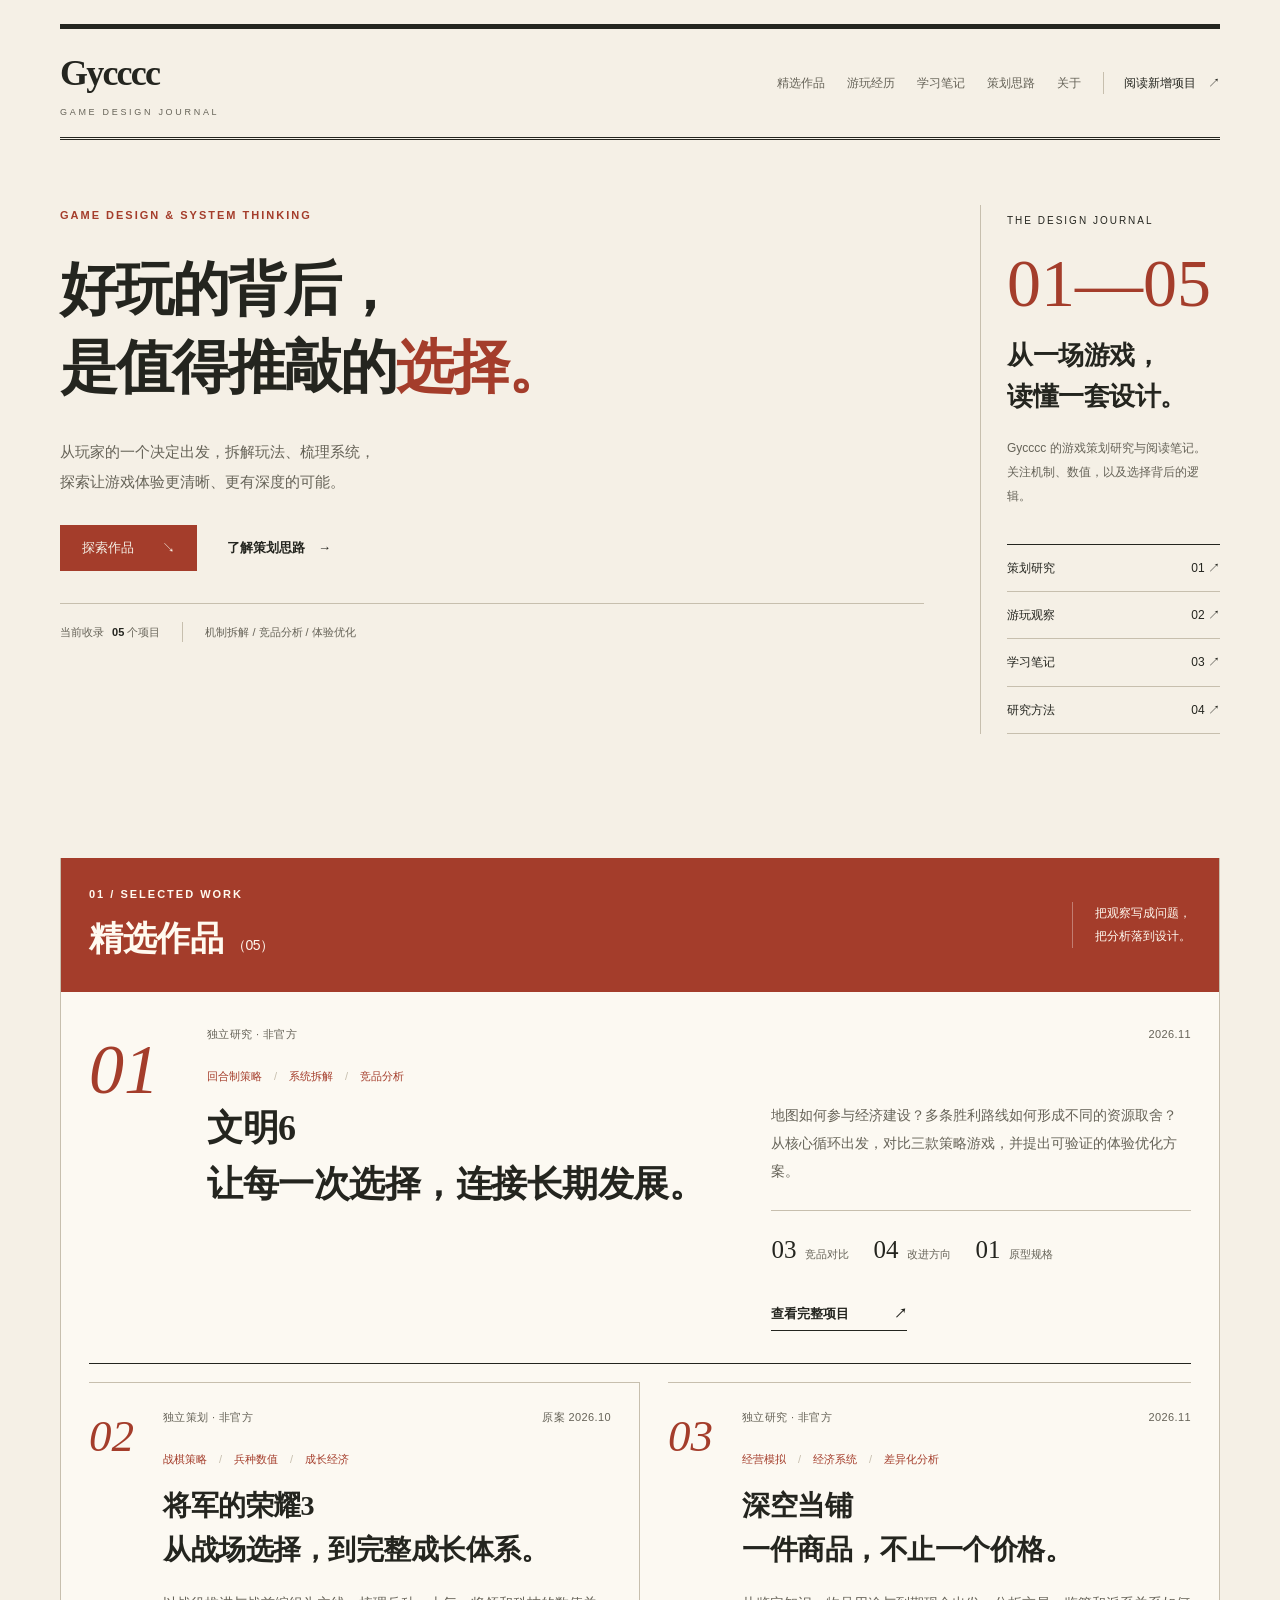
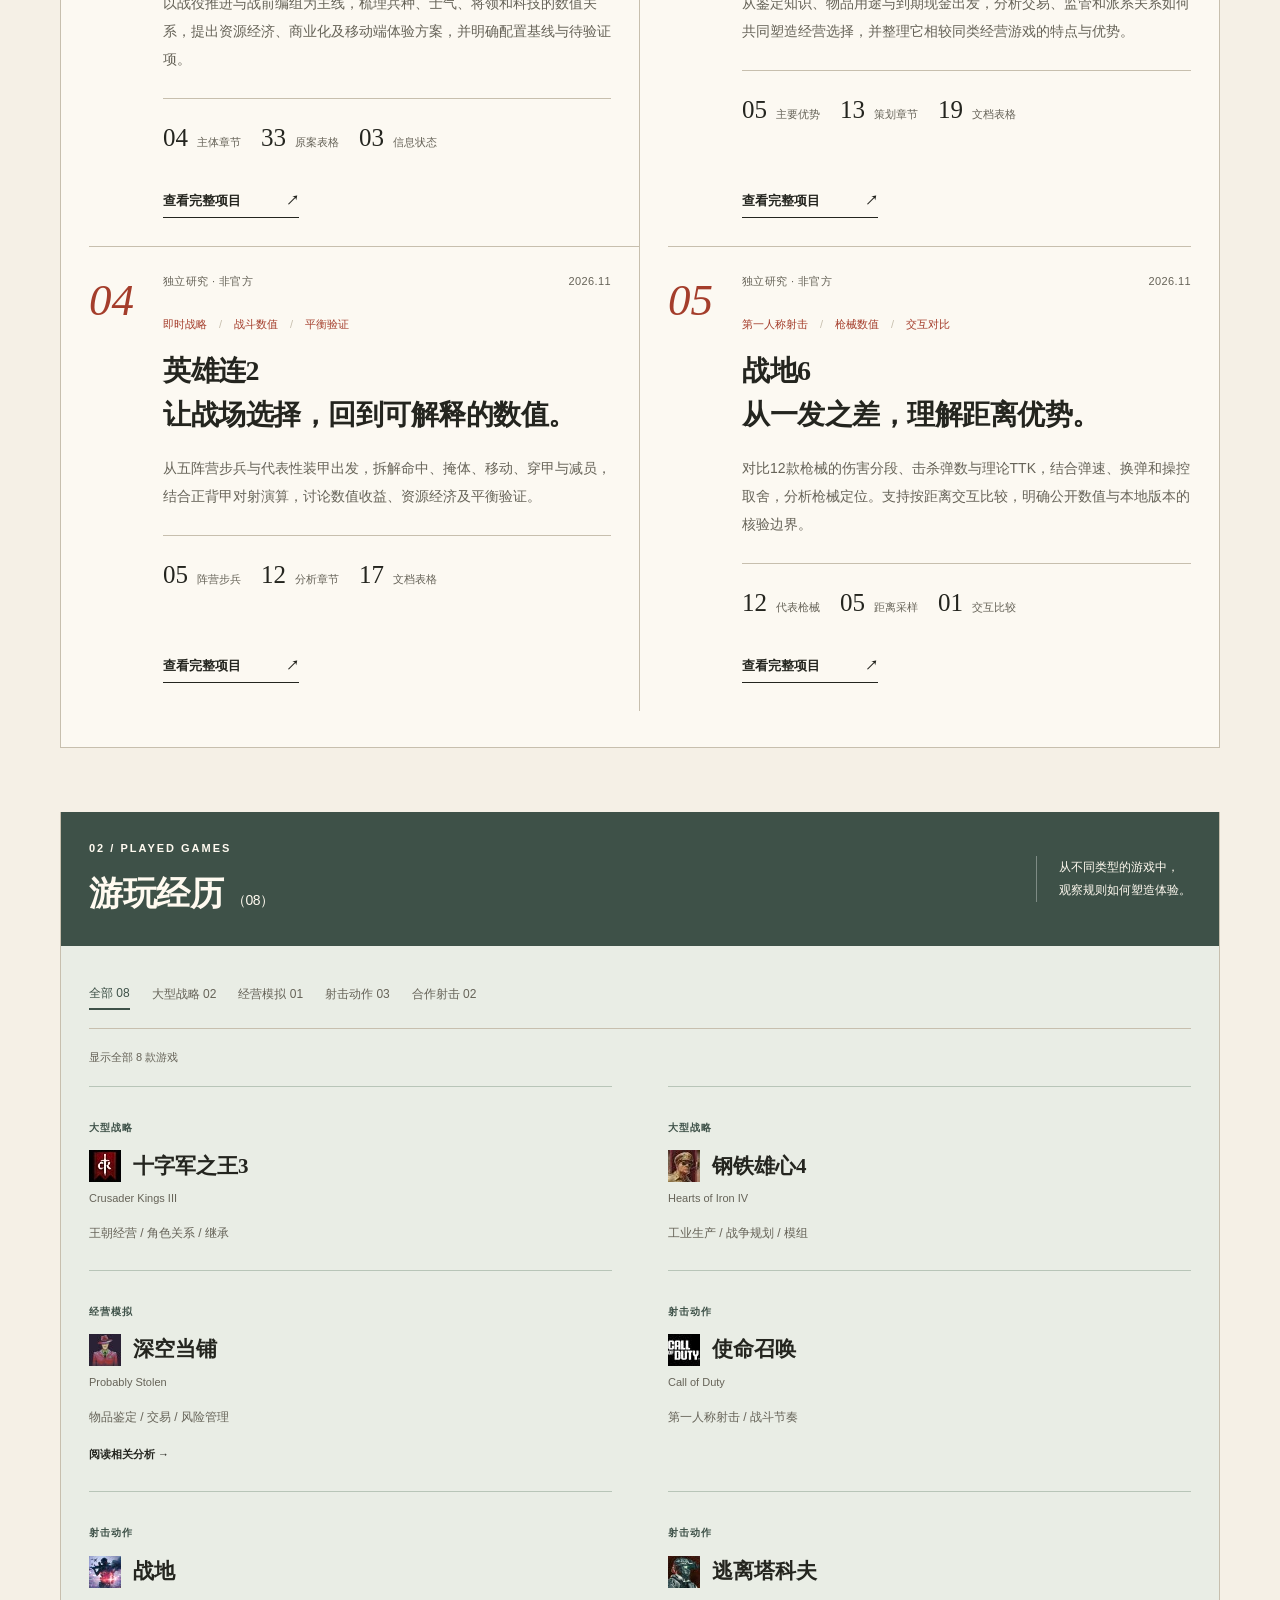
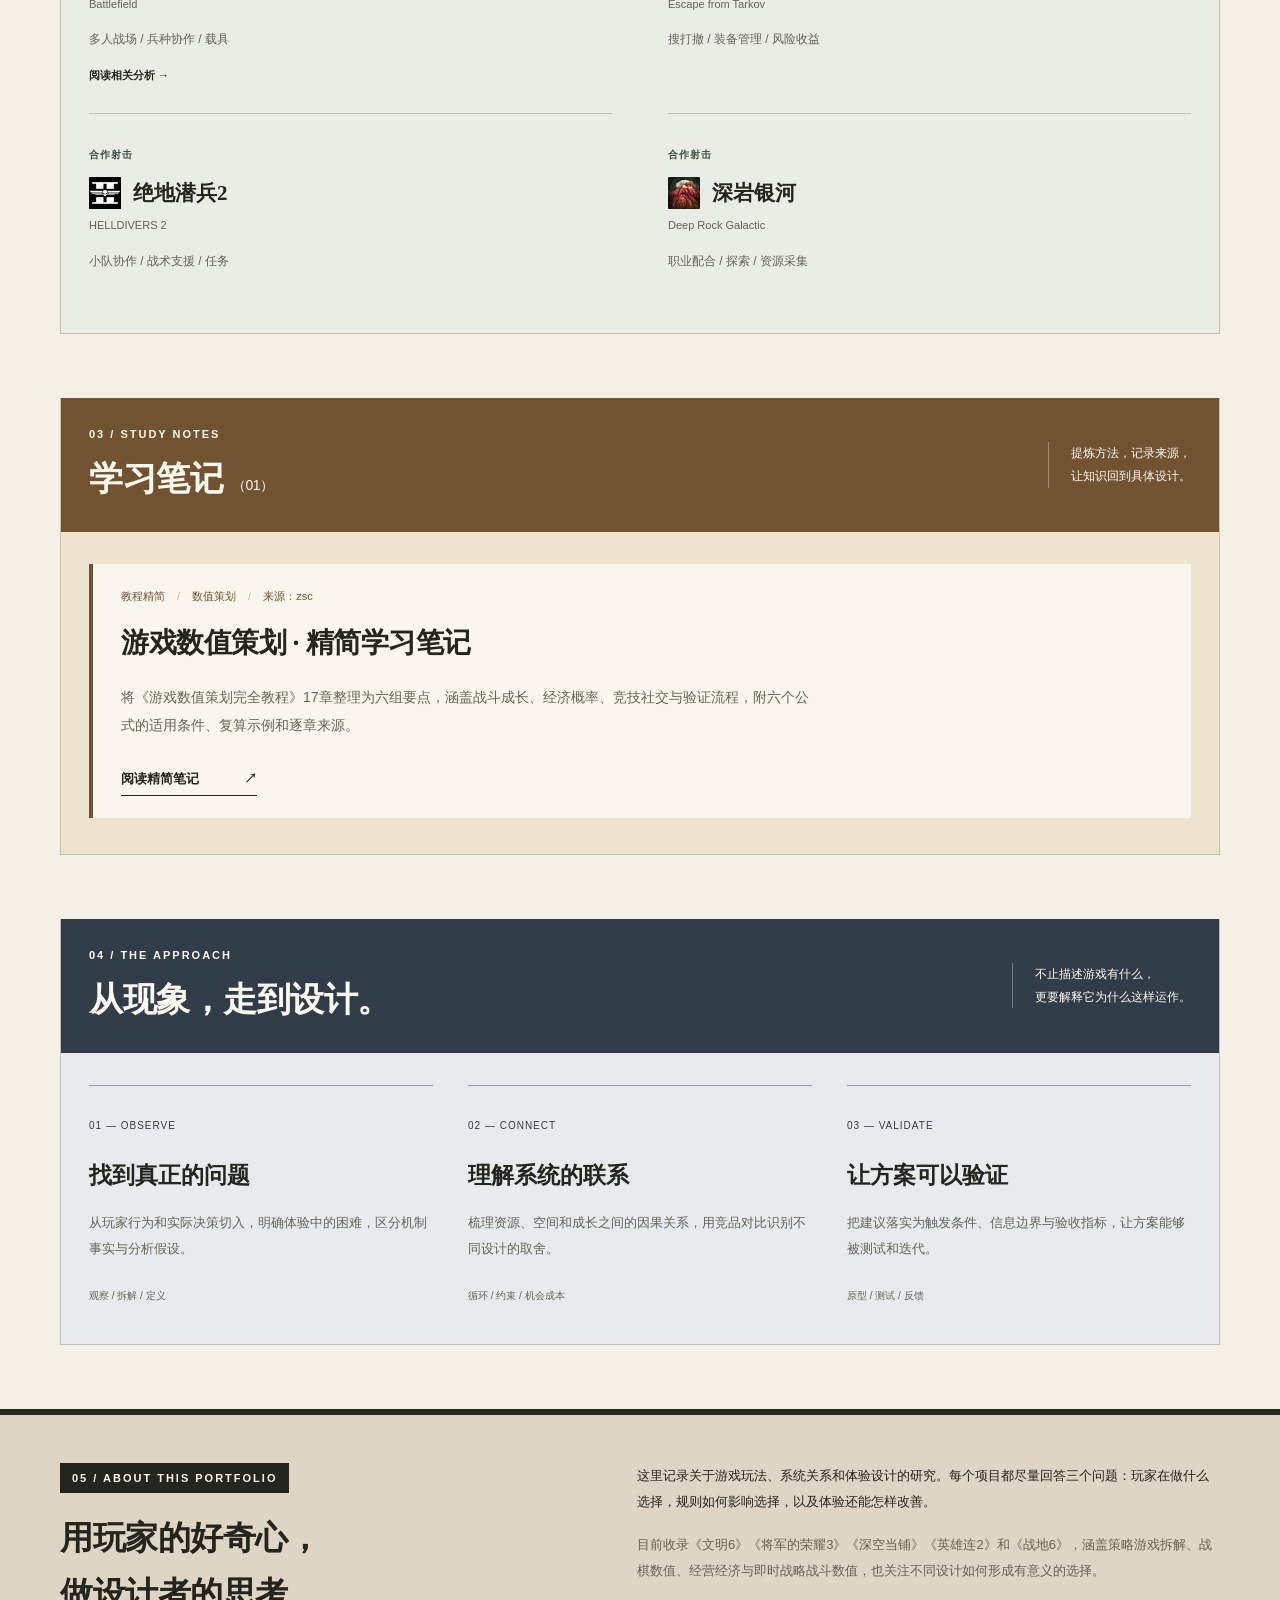
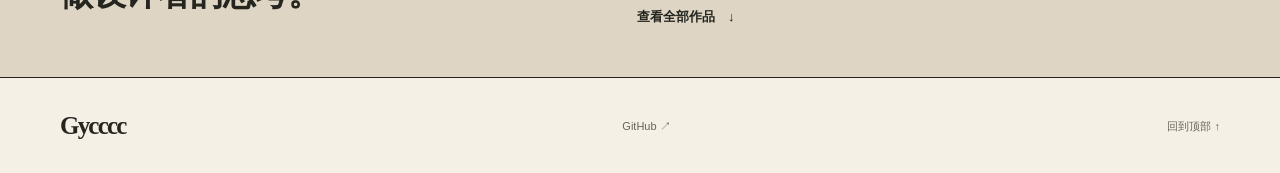
<file: index.html>
<!doctype html>
<html lang="zh-CN">
<head>
  <meta charset="UTF-8"><meta name="viewport" content="width=device-width, initial-scale=1">
  <meta name="description" content="Gycccc 的游戏策划作品集：从玩法拆解、系统设计到体验优化，记录关于游戏的观察与思考。">
  <meta name="theme-color" content="#f5f0e6"><title>Gycccc · 游戏策划作品集</title>
  <link rel="icon" href="assets/favicon.svg" type="image/svg+xml"><link rel="stylesheet" href="styles.css"><script src="main.js" defer></script>
</head>
<body>
<a class="skip" href="#main">跳转到正文</a>
<header class="header wrap"><a class="brand" href="./" aria-label="Gycccc 作品集首页"><span>Gycccc<span class="brand-sub">GAME DESIGN JOURNAL</span></span></a><button class="menu-toggle" aria-expanded="false" aria-controls="navigation">菜单 <span>＋</span></button><nav id="navigation" aria-label="主导航"><a href="#work">精选作品</a><a href="#games">游玩经历</a><a href="#notes">学习笔记</a><a href="#approach">策划思路</a><a href="#about">关于</a><a class="nav-action" href="battlefield-6.html">阅读新增项目 <span>↗</span></a></nav></header>
<main id="main">
  <section class="hero wrap">
    <div class="hero-copy"><p class="eyebrow"><span class="dot"></span> GAME DESIGN & SYSTEM THINKING</p><h1>好玩的背后，<br>是值得推敲的<span class="accent">选择。</span></h1><p class="intro">从玩家的一个决定出发，拆解玩法、梳理系统，<br class="desktop-break">探索让游戏体验更清晰、更有深度的可能。</p><div class="hero-actions"><a class="button" href="#work">探索作品 <span>↘</span></a><a class="text-link" href="#approach">了解策划思路 <span>→</span></a></div><div class="hero-note"><span>当前收录 <strong>05</strong> 个项目</span><span>机制拆解 / 竞品分析 / 体验优化</span></div></div>
    <aside class="editorial-aside" aria-label="本期导读"><div><span class="edition-label">THE DESIGN JOURNAL</span><p class="edition">01—05</p><h2>从一场游戏，<br>读懂一套设计。</h2><p>Gycccc 的游戏策划研究与阅读笔记。<br>关注机制、数值，以及选择背后的逻辑。</p></div><ol><li><a href="#work">策划研究 <span>01 ↗</span></a></li><li><a href="#games">游玩观察 <span>02 ↗</span></a></li><li><a href="#notes">学习笔记 <span>03 ↗</span></a></li><li><a href="#approach">研究方法 <span>04 ↗</span></a></li></ol></aside>
  </section>
  <section class="section wrap" id="work"><div class="section-top"><div><p class="eyebrow">01 / SELECTED WORK</p><h2>精选作品<span class="small-count">（05）</span></h2></div><p class="section-aside">把观察写成问题，<br>把分析落到设计。</p></div>
    <article class="featured"><span class="project-number" aria-hidden="true">01</span><div class="project-copy"><div class="project-meta"><span>独立研究 · 非官方</span><span>2026.11</span></div><div class="tags"><span>回合制策略</span><span>系统拆解</span><span>竞品分析</span></div><h3><a href="civilization-vi.html">文明6<br>让每一次选择，连接长期发展。</a></h3><p>地图如何参与经济建设？多条胜利路线如何形成不同的资源取舍？从核心循环出发，对比三款策略游戏，并提出可验证的体验优化方案。</p><div class="project-facts"><div><strong>03</strong><span>竞品对比</span></div><div><strong>04</strong><span>改进方向</span></div><div><strong>01</strong><span>原型规格</span></div></div><a class="project-link" href="civilization-vi.html">查看完整项目 <span>↗</span></a></div></article>

    <article class="featured"><span class="project-number" aria-hidden="true">02</span><div class="project-copy"><div class="project-meta"><span>独立策划 · 非官方</span><span>原案 2026.10</span></div><div class="tags"><span>战棋策略</span><span>兵种数值</span><span>成长经济</span></div><h3><a href="glory-of-generals-3.html">将军的荣耀3<br>从战场选择，到完整成长体系。</a></h3><p>以战役推进与战前编组为主线，梳理兵种、士气、将领和科技的数值关系，提出资源经济、商业化及移动端体验方案，并明确配置基线与待验证项。</p><div class="project-facts"><div><strong>04</strong><span>主体章节</span></div><div><strong>33</strong><span>原案表格</span></div><div><strong>03</strong><span>信息状态</span></div></div><a class="project-link" href="glory-of-generals-3.html">查看完整项目 <span>↗</span></a></div></article>

    <article class="featured"><span class="project-number" aria-hidden="true">03</span><div class="project-copy"><div class="project-meta"><span>独立研究 · 非官方</span><span>2026.11</span></div><div class="tags"><span>经营模拟</span><span>经济系统</span><span>差异化分析</span></div><h3><a href="probably-stolen.html">深空当铺<br>一件商品，不止一个价格。</a></h3><p>从鉴定知识、物品用途与到期现金出发，分析交易、监管和派系关系如何共同塑造经营选择，并整理它相较同类经营游戏的特点与优势。</p><div class="project-facts"><div><strong>05</strong><span>主要优势</span></div><div><strong>13</strong><span>策划章节</span></div><div><strong>19</strong><span>文档表格</span></div></div><a class="project-link" href="probably-stolen.html">查看完整项目 <span>↗</span></a></div></article>

    <article class="featured"><span class="project-number" aria-hidden="true">04</span><div class="project-copy"><div class="project-meta"><span>独立研究 · 非官方</span><span>2026.11</span></div><div class="tags"><span>即时战略</span><span>战斗数值</span><span>平衡验证</span></div><h3><a href="company-of-heroes-2.html">英雄连2<br>让战场选择，回到可解释的数值。</a></h3><p>从五阵营步兵与代表性装甲出发，拆解命中、掩体、移动、穿甲与减员，结合正背甲对射演算，讨论数值收益、资源经济及平衡验证。</p><div class="project-facts"><div><strong>05</strong><span>阵营步兵</span></div><div><strong>12</strong><span>分析章节</span></div><div><strong>17</strong><span>文档表格</span></div></div><a class="project-link" href="company-of-heroes-2.html">查看完整项目 <span>↗</span></a></div></article>
<article class="featured"><span class="project-number" aria-hidden="true">05</span><div class="project-copy"><div class="project-meta"><span>独立研究 · 非官方</span><span>2026.11</span></div><div class="tags"><span>第一人称射击</span><span>枪械数值</span><span>交互对比</span></div><h3><a href="battlefield-6.html">战地6<br>从一发之差，理解距离优势。</a></h3><p>对比12款枪械的伤害分段、击杀弹数与理论TTK，结合弹速、换弹和操控取舍，分析枪械定位。支持按距离交互比较，明确公开数值与本地版本的核验边界。</p><div class="project-facts"><div><strong>12</strong><span>代表枪械</span></div><div><strong>05</strong><span>距离采样</span></div><div><strong>01</strong><span>交互比较</span></div></div><a class="project-link" href="battlefield-6.html">查看完整项目 <span>↗</span></a></div></article>
  </section>
  <section class="section wrap games-section" id="games"><div class="section-top"><div><p class="eyebrow">02 / PLAYED GAMES</p><h2>游玩经历<span class="small-count">（08）</span></h2></div><p class="section-aside">从不同类型的游戏中，<br>观察规则如何塑造体验。</p></div><div class="game-filters" role="group" aria-label="按游戏类型筛选"><button type="button" class="game-filter" data-game-filter="all" aria-pressed="true">全部 08</button><button type="button" class="game-filter" data-game-filter="strategy" aria-pressed="false">大型战略 02</button><button type="button" class="game-filter" data-game-filter="management" aria-pressed="false">经营模拟 01</button><button type="button" class="game-filter" data-game-filter="shooter" aria-pressed="false">射击动作 03</button><button type="button" class="game-filter" data-game-filter="coop" aria-pressed="false">合作射击 02</button></div><p class="game-results" aria-live="polite" aria-atomic="true">显示全部 8 款游戏</p><ul class="game-list"><li class="game-entry" data-game-category="strategy"><span class="game-category">大型战略</span><div class="game-title"><img class="game-icon" src="assets/game-icons/ck3.webp" width="32" height="32" alt="" loading="lazy" decoding="async"><h3>十字军之王3</h3></div><p class="game-english">Crusader Kings III</p><p class="game-tags">王朝经营 / 角色关系 / 继承</p></li><li class="game-entry" data-game-category="strategy"><span class="game-category">大型战略</span><div class="game-title"><img class="game-icon" src="assets/game-icons/hoi4.webp" width="32" height="32" alt="" loading="lazy" decoding="async"><h3>钢铁雄心4</h3></div><p class="game-english">Hearts of Iron IV</p><p class="game-tags">工业生产 / 战争规划 / 模组</p></li><li class="game-entry" data-game-category="management"><span class="game-category">经营模拟</span><div class="game-title"><img class="game-icon" src="assets/game-icons/probably-stolen.webp" width="32" height="32" alt="" loading="lazy" decoding="async"><h3>深空当铺</h3></div><p class="game-english">Probably Stolen</p><p class="game-tags">物品鉴定 / 交易 / 风险管理</p><a class="text-link" href="probably-stolen.html">阅读相关分析 →</a></li><li class="game-entry" data-game-category="shooter"><span class="game-category">射击动作</span><div class="game-title"><img class="game-icon" src="assets/game-icons/cod.webp" width="32" height="32" alt="" loading="lazy" decoding="async"><h3>使命召唤</h3></div><p class="game-english">Call of Duty</p><p class="game-tags">第一人称射击 / 战斗节奏</p></li><li class="game-entry" data-game-category="shooter"><span class="game-category">射击动作</span><div class="game-title"><img class="game-icon" src="assets/game-icons/battlefield.webp" width="32" height="32" alt="" loading="lazy" decoding="async"><h3>战地</h3></div><p class="game-english">Battlefield</p><p class="game-tags">多人战场 / 兵种协作 / 载具</p><a class="text-link" href="battlefield-6.html">阅读相关分析 →</a></li><li class="game-entry" data-game-category="shooter"><span class="game-category">射击动作</span><div class="game-title"><img class="game-icon" src="assets/game-icons/tarkov.webp" width="32" height="32" alt="" loading="lazy" decoding="async"><h3>逃离塔科夫</h3></div><p class="game-english">Escape from Tarkov</p><p class="game-tags">搜打撤 / 装备管理 / 风险收益</p></li><li class="game-entry" data-game-category="coop"><span class="game-category">合作射击</span><div class="game-title"><img class="game-icon" src="assets/game-icons/helldivers-2.webp" width="32" height="32" alt="" loading="lazy" decoding="async"><h3>绝地潜兵2</h3></div><p class="game-english">HELLDIVERS 2</p><p class="game-tags">小队协作 / 战术支援 / 任务</p></li><li class="game-entry" data-game-category="coop"><span class="game-category">合作射击</span><div class="game-title"><img class="game-icon" src="assets/game-icons/deep-rock-galactic.webp" width="32" height="32" alt="" loading="lazy" decoding="async"><h3>深岩银河</h3></div><p class="game-english">Deep Rock Galactic</p><p class="game-tags">职业配合 / 探索 / 资源采集</p></li></ul></section>
  <section class="section wrap" id="notes"><div class="section-top"><div><p class="eyebrow">03 / STUDY NOTES</p><h2>学习笔记<span class="small-count">（01）</span></h2></div><p class="section-aside">提炼方法，记录来源，<br>让知识回到具体设计。</p></div><article class="project-copy" style="padding-bottom:42px"><div class="tags"><span>教程精简</span><span>数值策划</span><span>来源：zsc</span></div><h3><a href="numeric-planning-notes.html">游戏数值策划 · 精简学习笔记</a></h3><p>将《游戏数值策划完全教程》17章整理为六组要点，涵盖战斗成长、经济概率、竞技社交与验证流程，附六个公式的适用条件、复算示例和逐章来源。</p><a class="project-link" href="numeric-planning-notes.html">阅读精简笔记 <span>↗</span></a></article></section>
  <section class="section approach wrap" id="approach"><div class="section-top"><div><p class="eyebrow">04 / THE APPROACH</p><h2>从现象，走到设计。</h2></div><p class="section-aside">不止描述游戏有什么，<br>更要解释它为什么这样运作。</p></div><div class="steps"><article><span class="step-num">01 — OBSERVE</span><h3>找到真正的问题</h3><p>从玩家行为和实际决策切入，明确体验中的困难，区分机制事实与分析假设。</p><span class="step-end">观察 / 拆解 / 定义</span></article><article><span class="step-num">02 — CONNECT</span><h3>理解系统的联系</h3><p>梳理资源、空间和成长之间的因果关系，用竞品对比识别不同设计的取舍。</p><span class="step-end">循环 / 约束 / 机会成本</span></article><article><span class="step-num">03 — VALIDATE</span><h3>让方案可以验证</h3><p>把建议落实为触发条件、信息边界与验收指标，让方案能够被测试和迭代。</p><span class="step-end">原型 / 测试 / 反馈</span></article></div></section>
  <section class="about-section" id="about"><div class="wrap about-grid"><div><p class="eyebrow">05 / ABOUT THIS PORTFOLIO</p><h2>用玩家的好奇心，<br>做设计者的思考。</h2></div><div><p>这里记录关于游戏玩法、系统关系和体验设计的研究。每个项目都尽量回答三个问题：玩家在做什么选择，规则如何影响选择，以及体验还能怎样改善。</p><p class="muted">目前收录《文明6》《将军的荣耀3》《深空当铺》《英雄连2》和《战地6》，涵盖策略游戏拆解、战棋数值、经营经济与即时战略战斗数值，也关注不同设计如何形成有意义的选择。</p><a class="text-link" href="#work">查看全部作品 <span>↓</span></a></div></div></section>
</main>
<footer class="wrap footer"><a class="brand footer-brand" href="./" aria-label="Gycccc 作品集首页">Gycccc</a><p><a href="https://github.com/gyc-05/gyc-05.github.io" aria-label="查看 Gycccc 的网站 GitHub 仓库">GitHub ↗</a></p><a href="#main">回到顶部 ↑</a></footer>
</body></html>
</file>
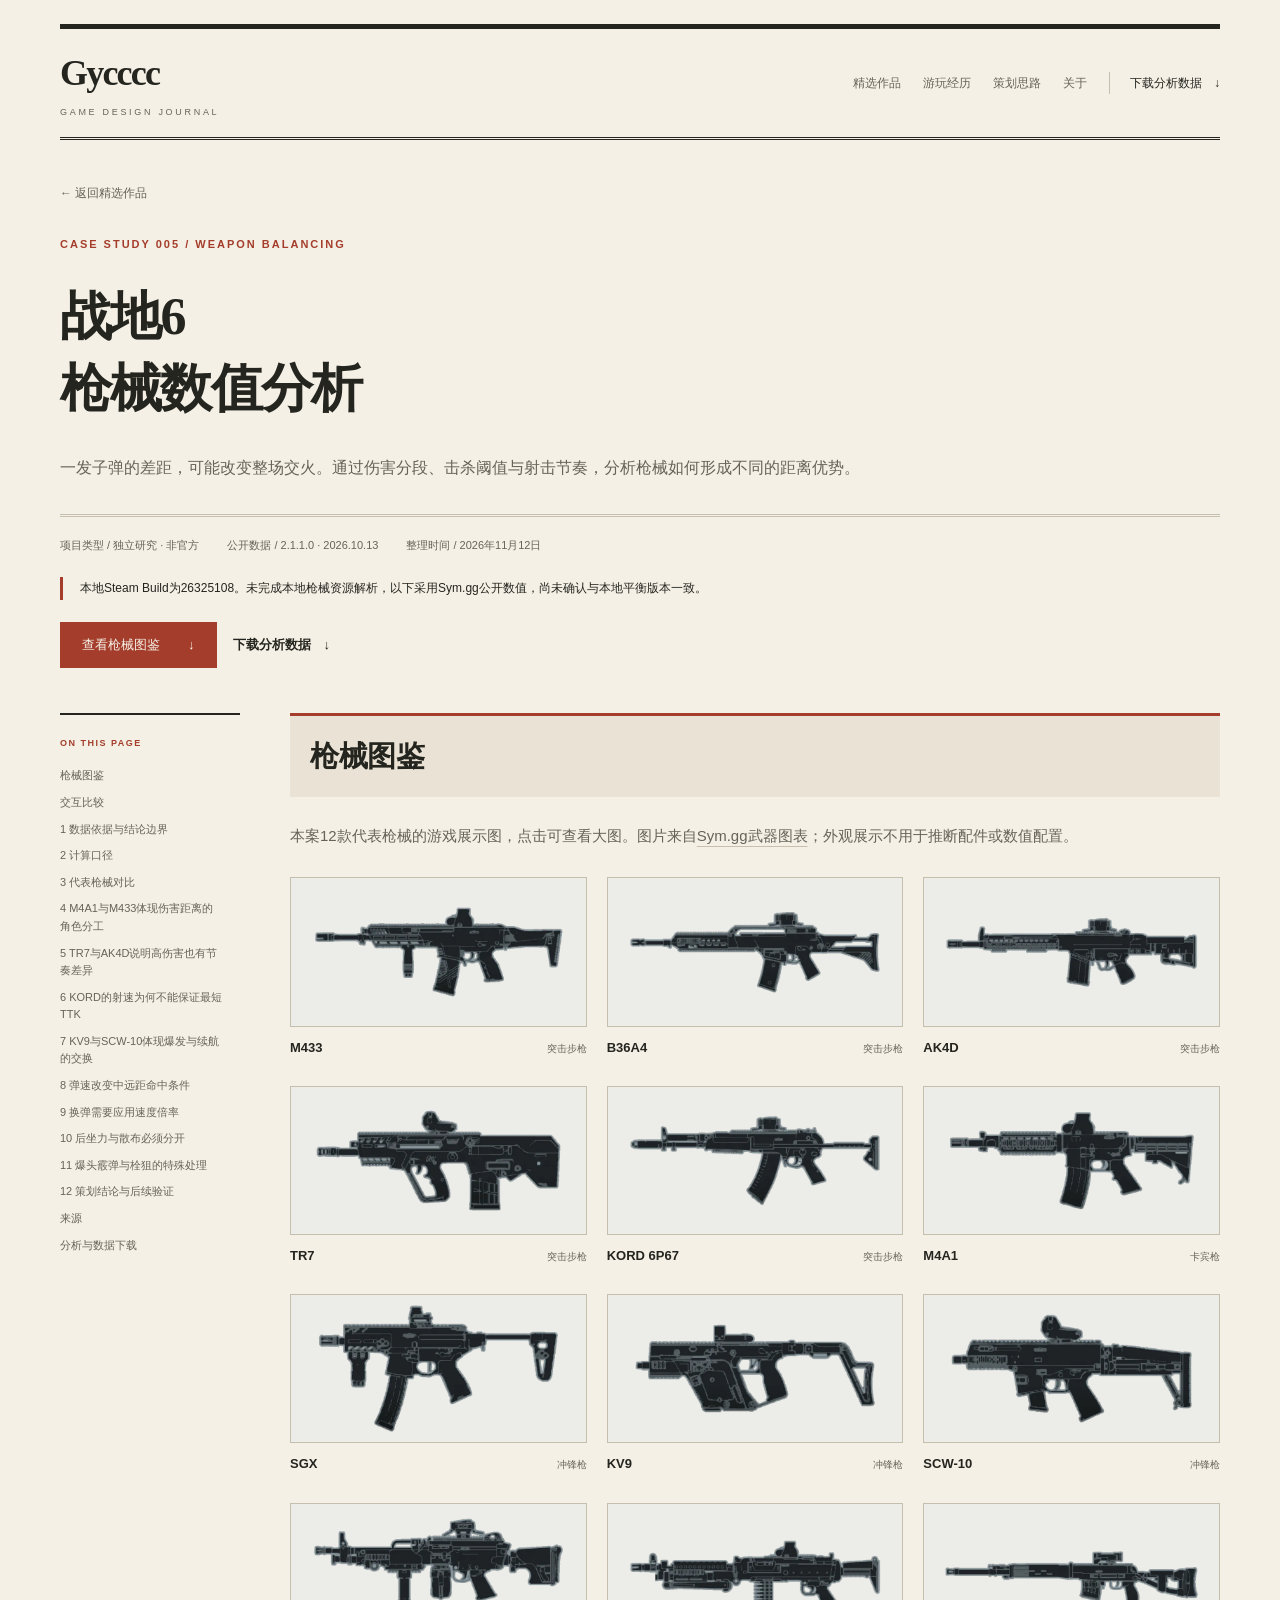
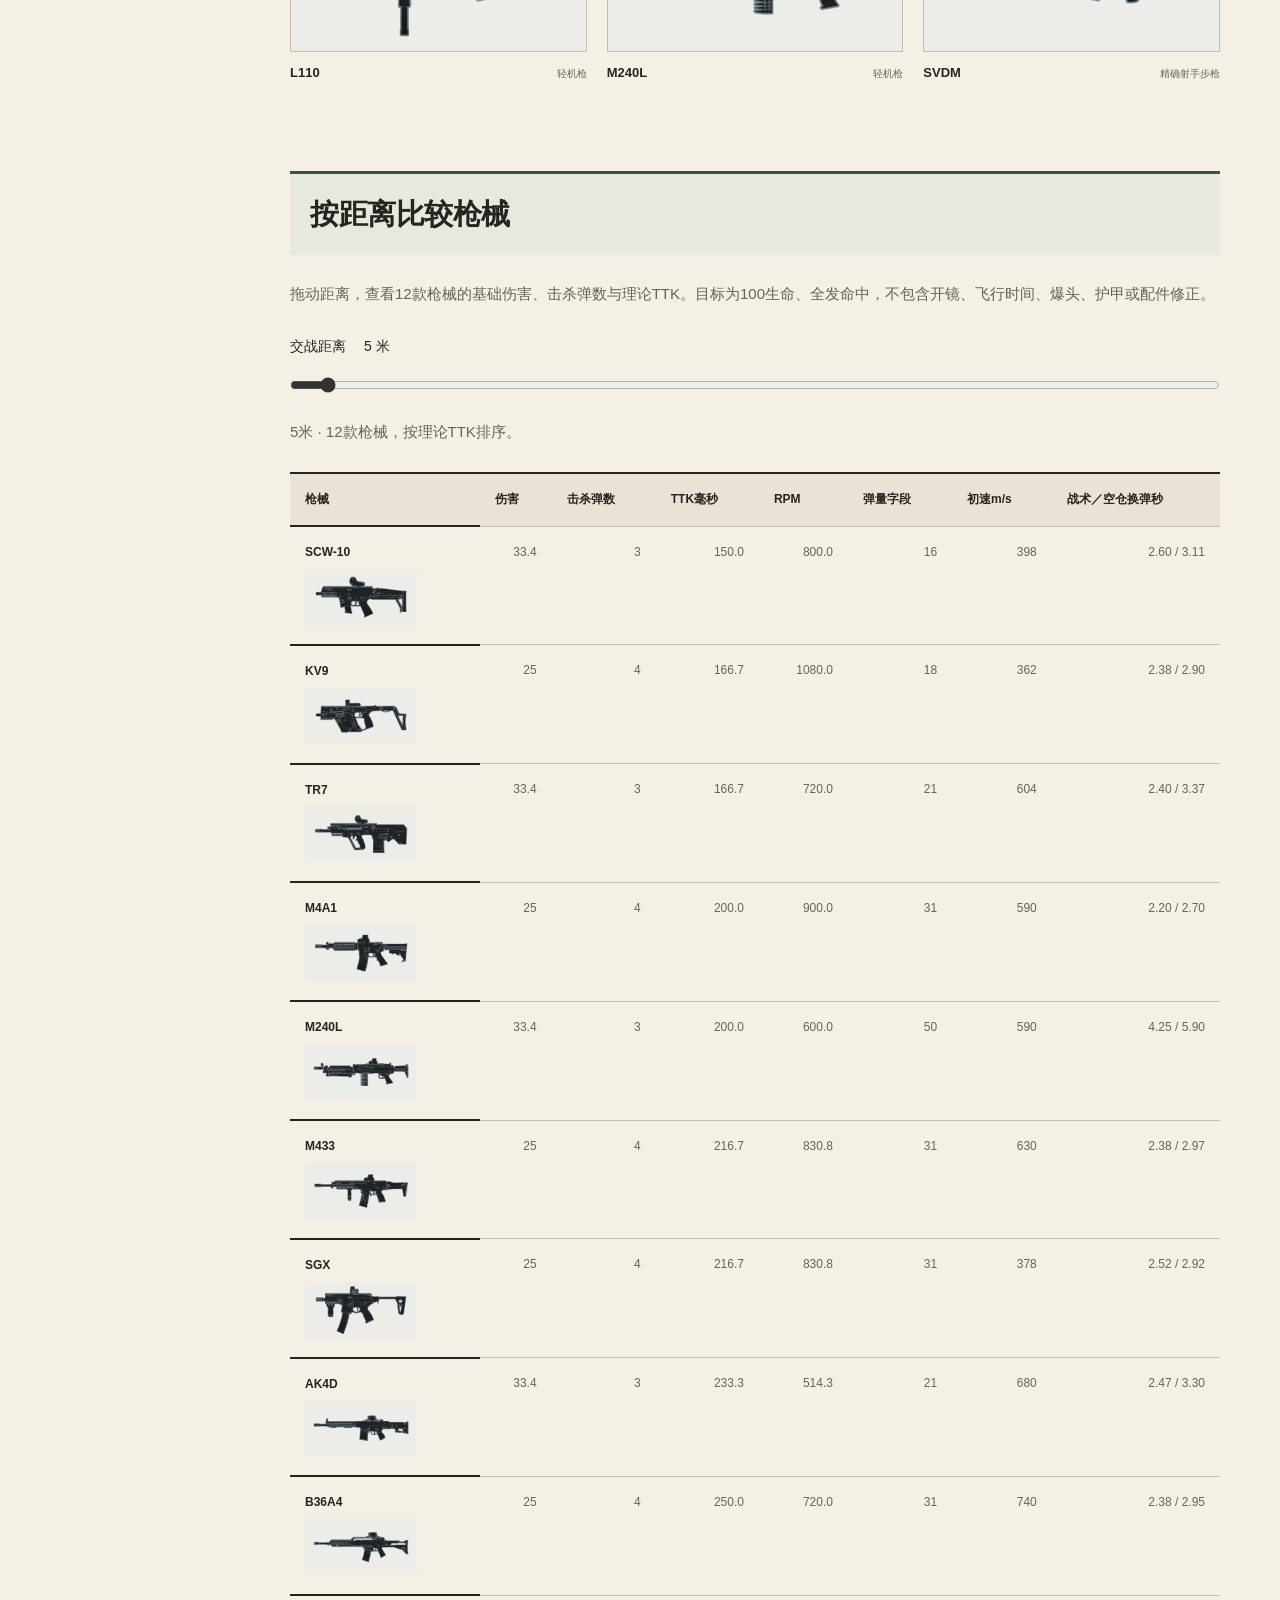
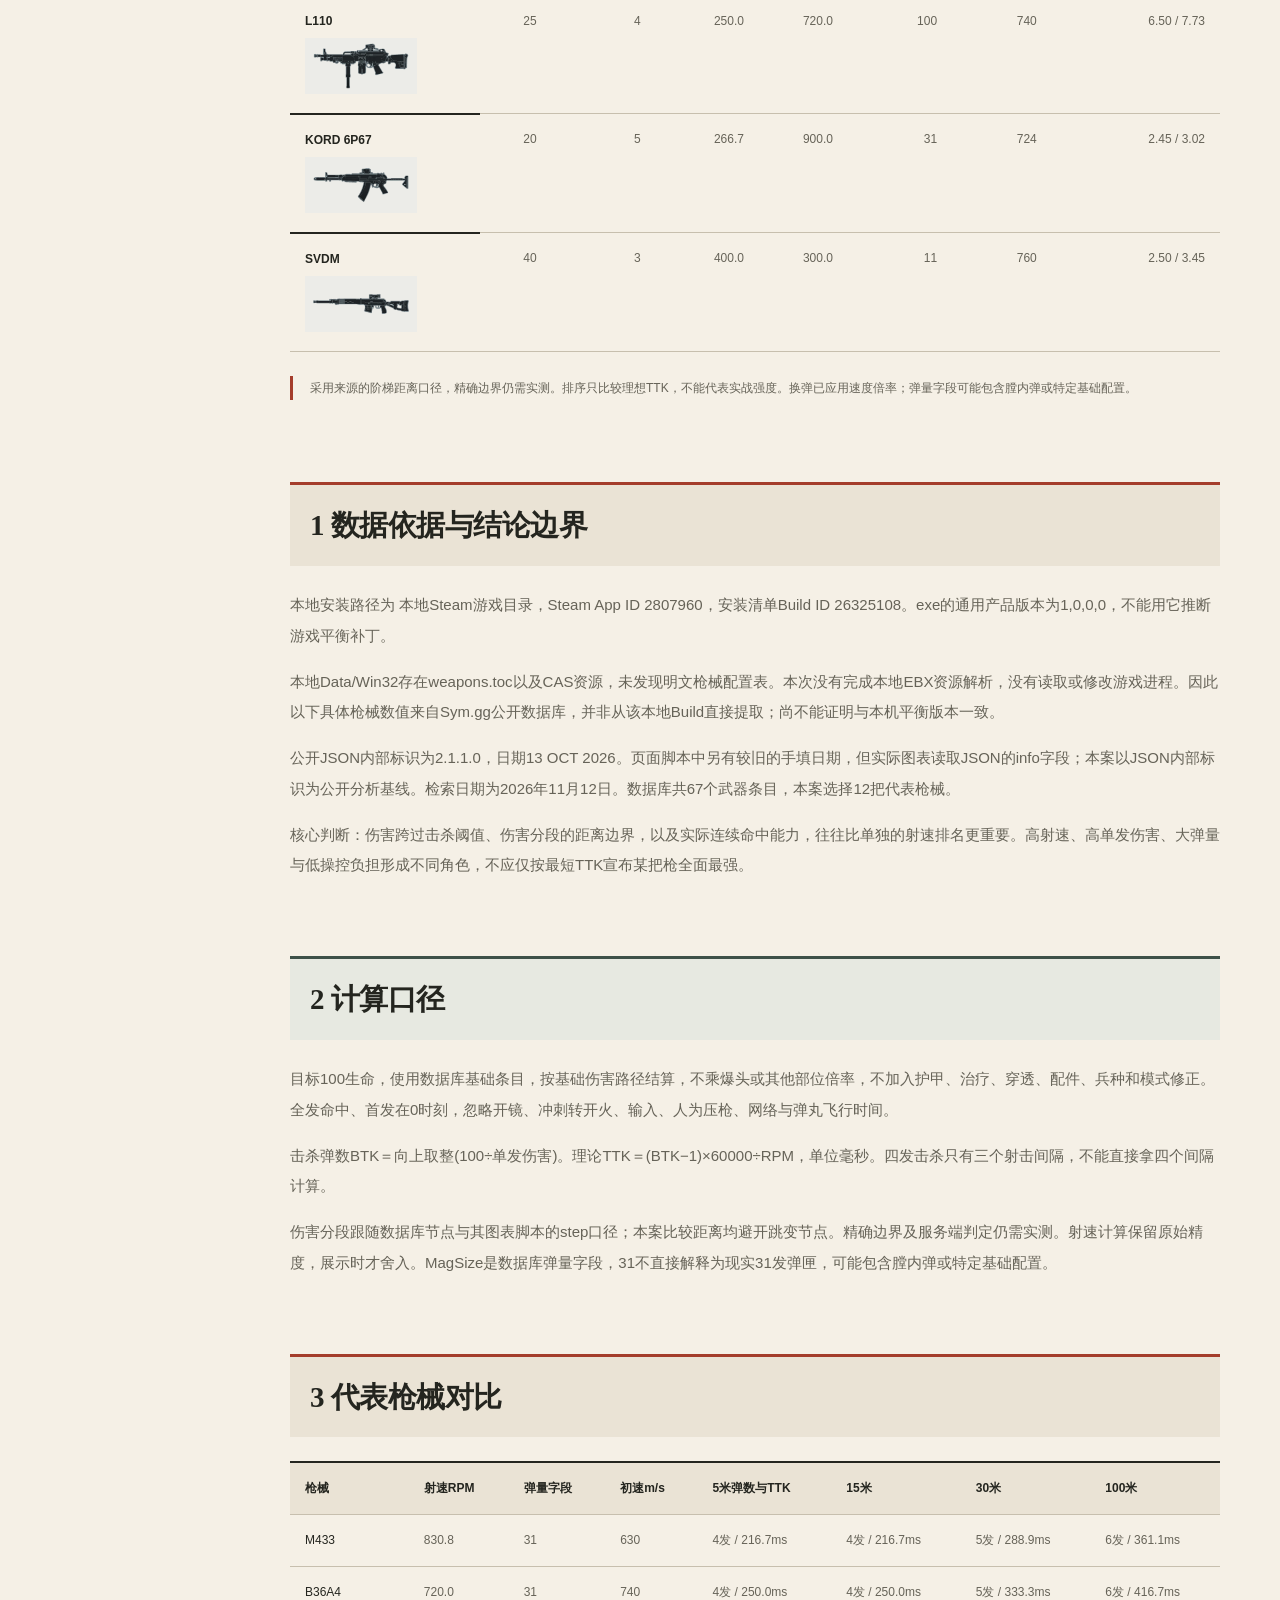
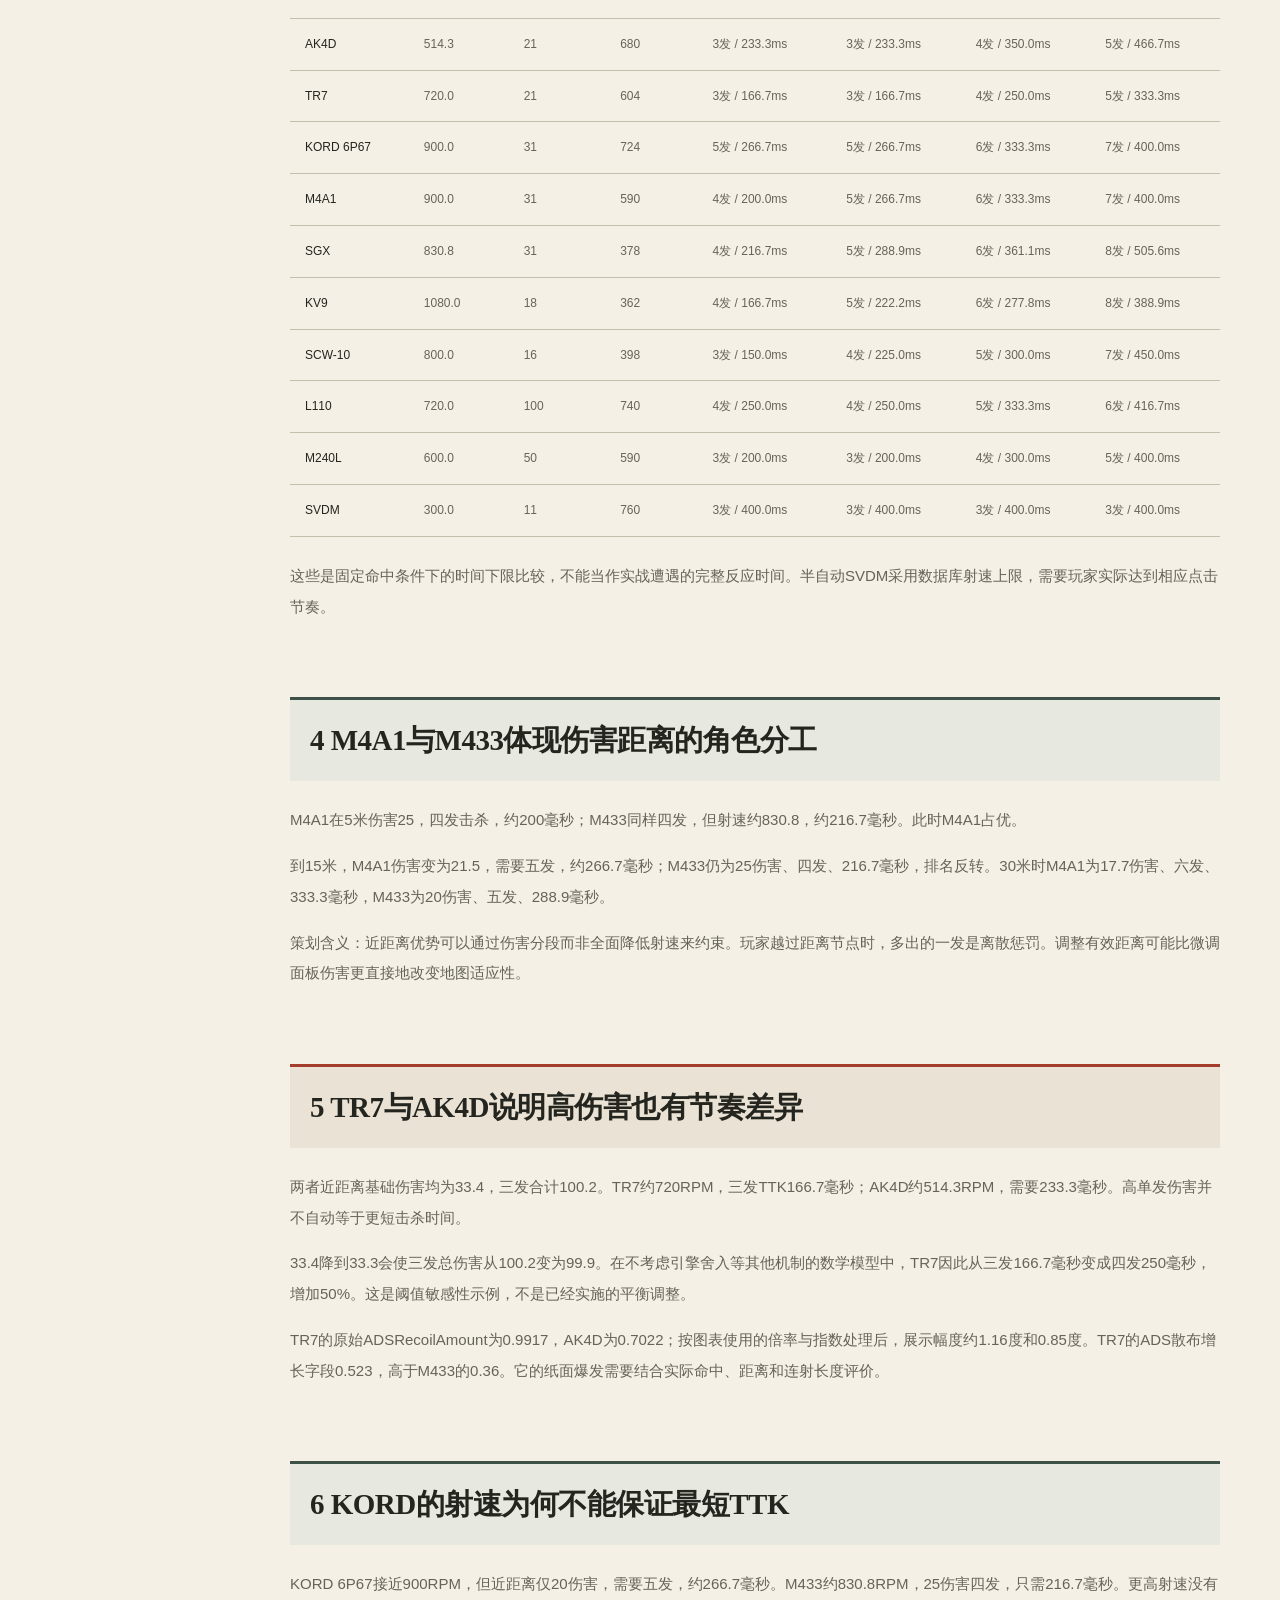
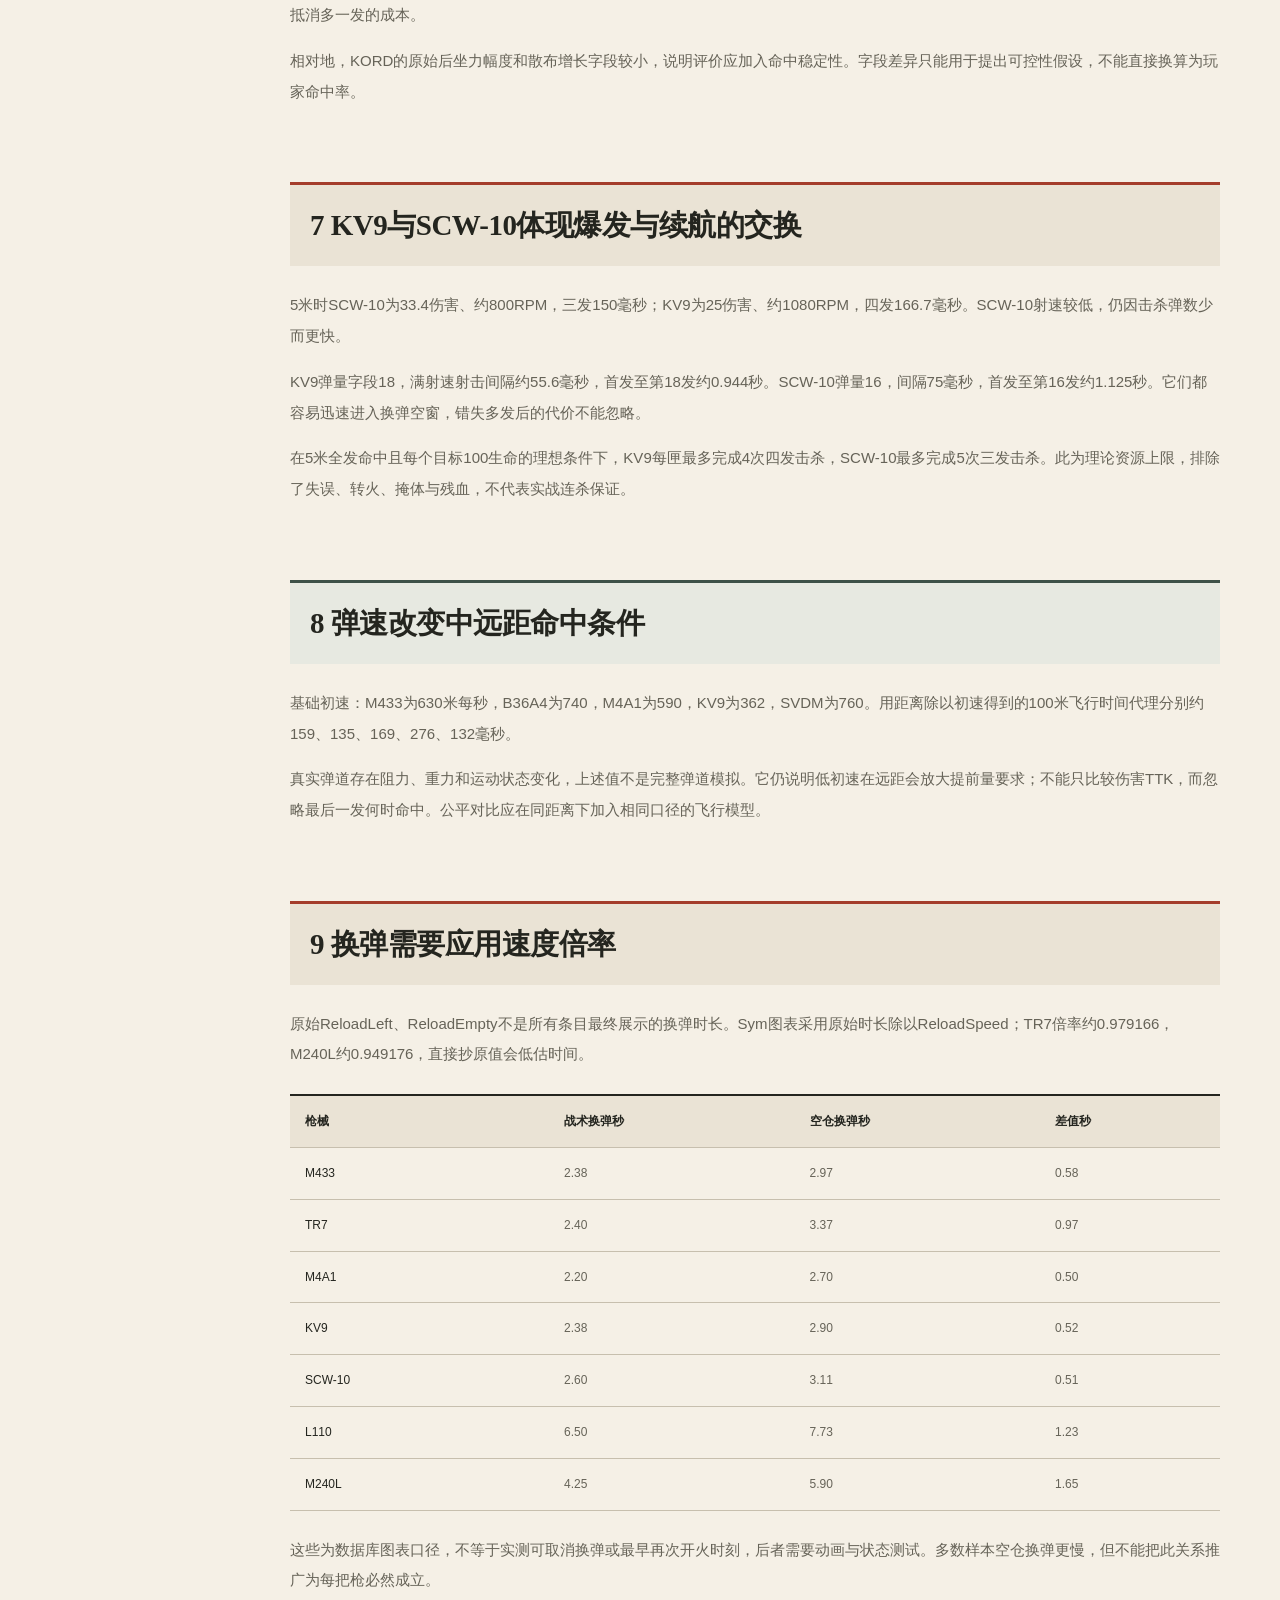
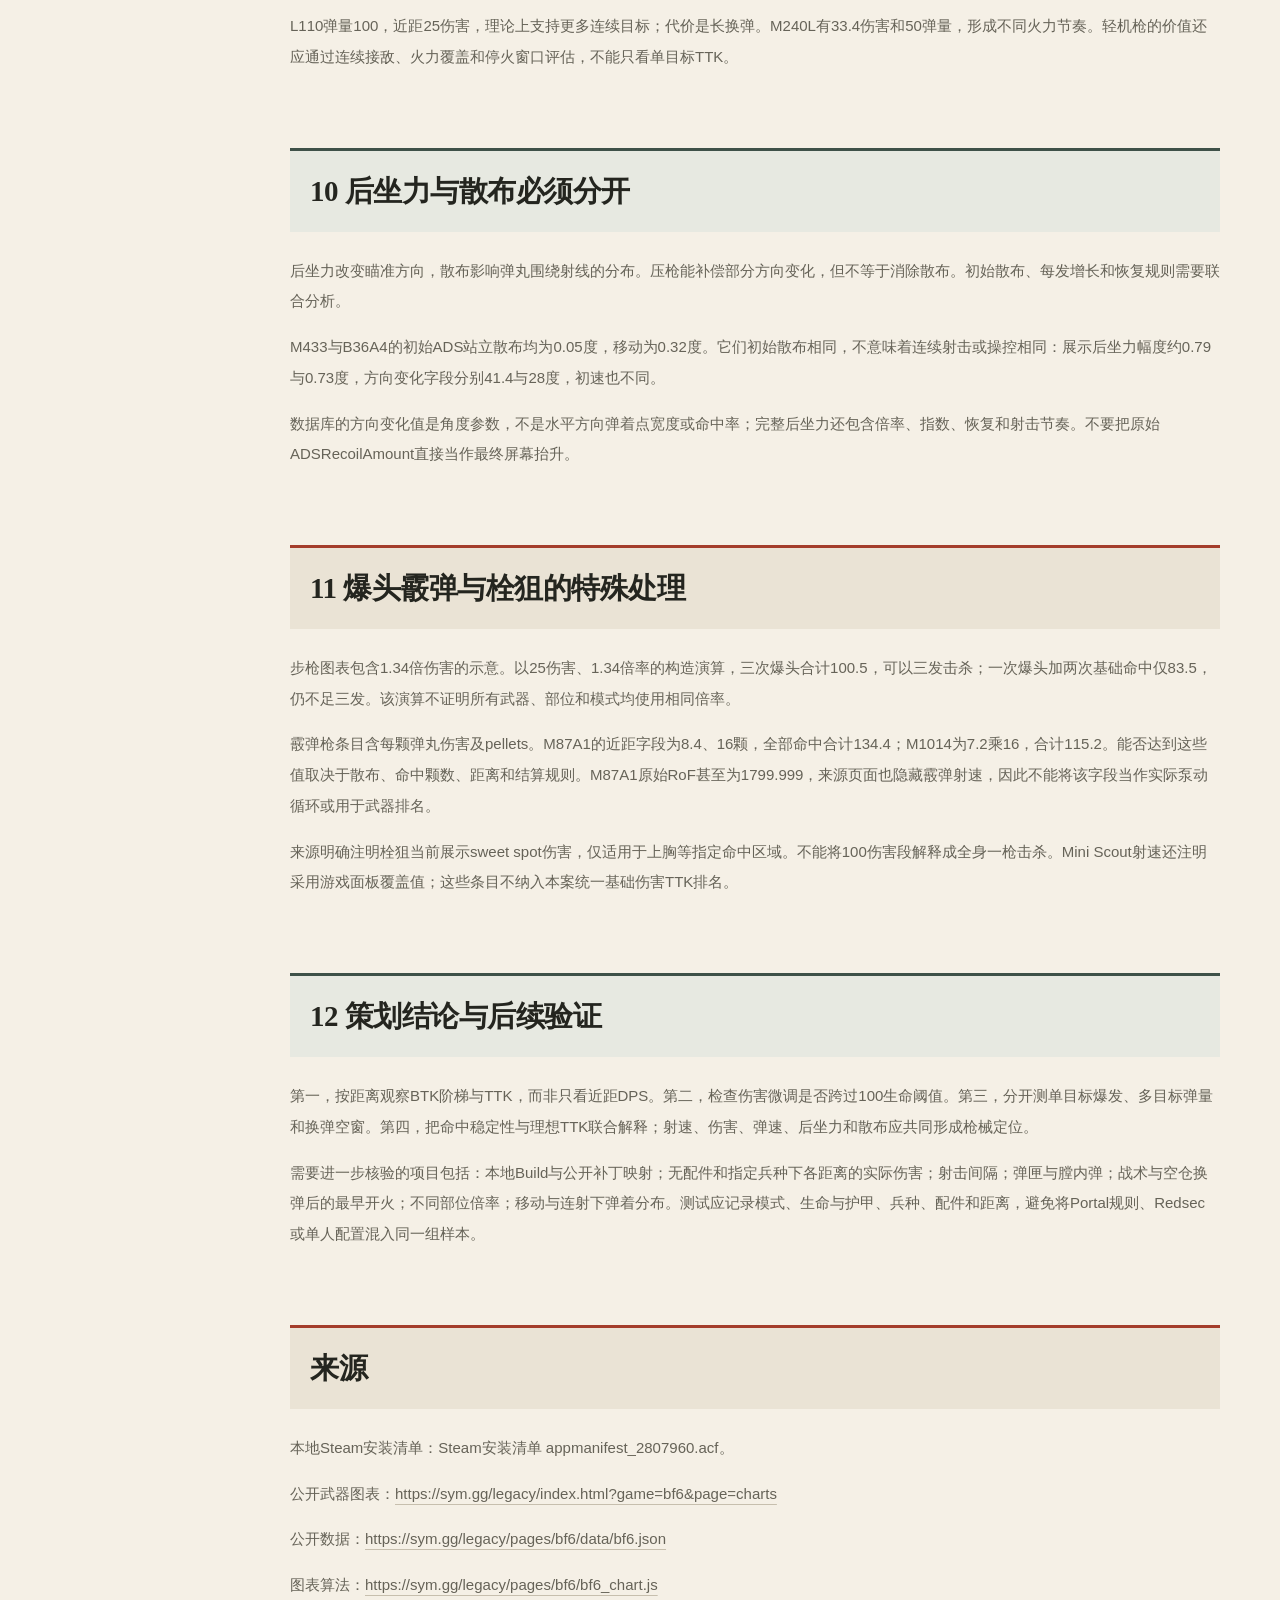
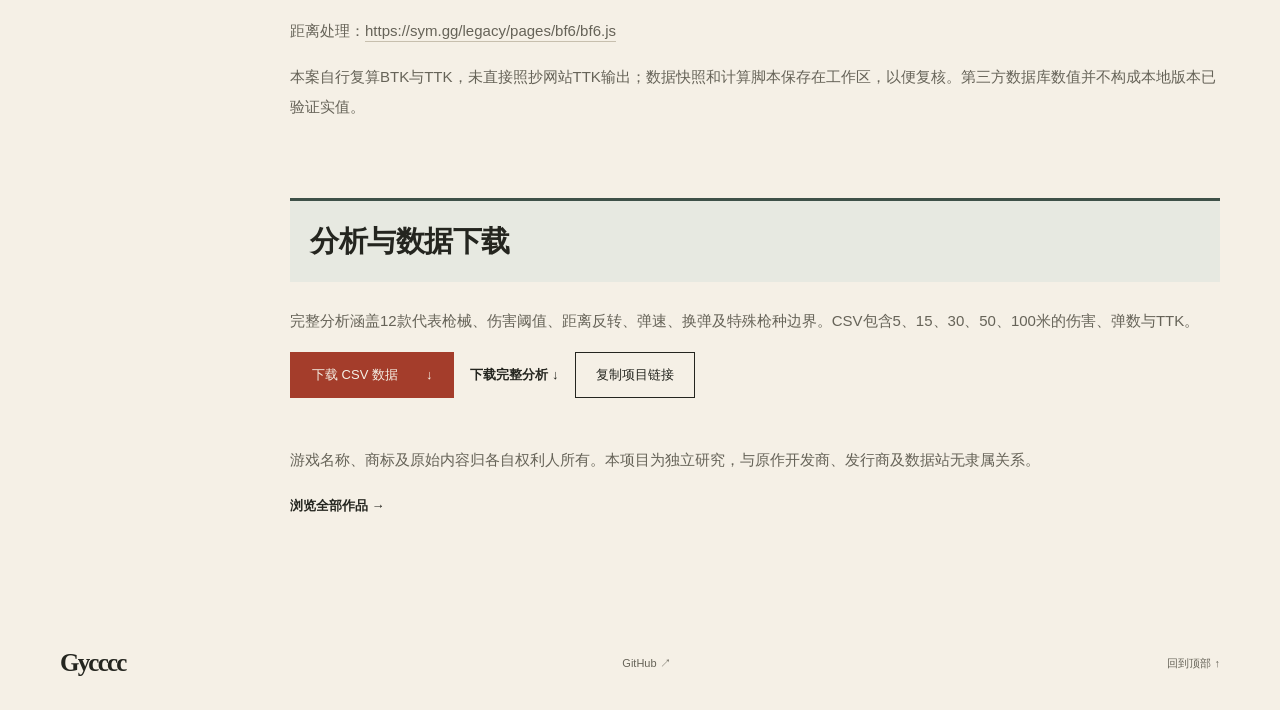
<file: battlefield-6.html>
<!doctype html>
<html lang="zh-CN"><head><meta charset="UTF-8"><meta name="viewport" content="width=device-width, initial-scale=1"><meta name="description" content="战地6枪械数值分析：12款枪械的伤害、击杀弹数、TTK、换弹与弹速，支持按距离交互比较。"><meta name="theme-color" content="#f5f0e6"><title>战地6 · 枪械数值分析 | Gycccc</title><link rel="icon" href="assets/favicon.svg" type="image/svg+xml"><link rel="stylesheet" href="styles.css"><script src="main.js" defer></script><style>.coh2-case td{overflow-wrap:anywhere}.coh2-case p{overflow-wrap:anywhere}.coh2-case .case-toc{gap:9px}.coh2-case .case-toc a{line-height:1.6}</style><script src="bf6-comparison.js" defer></script><style>.bf6-distance{display:block;font-size:14px;margin:24px 0}.bf6-distance output{margin-left:14px}.bf6-distance input{display:block;width:100%;margin:18px 0;accent-color:#333}#comparison-rows td:not(:first-child){text-align:right;white-space:nowrap}</style></head><body class="coh2-case">
<a class="skip" href="#main">跳转到正文</a>
<header class="header wrap"><a class="brand" href="./" aria-label="Gycccc 作品集首页"><span>Gycccc<span class="brand-sub">GAME DESIGN JOURNAL</span></span></a><button class="menu-toggle" aria-expanded="false" aria-controls="navigation">菜单 <span>＋</span></button><nav id="navigation" aria-label="主导航"><a href="index.html#work">精选作品</a><a href="index.html#games">游玩经历</a><a href="index.html#approach">策划思路</a><a href="index.html#about">关于</a><a class="nav-action" href="#download">下载分析数据 <span>↓</span></a></nav></header>
<main id="main"><section class="case-hero wrap"><a class="back-link" href="index.html#work">← 返回精选作品</a><p class="eyebrow">CASE STUDY 005 / WEAPON BALANCING</p><h1>战地6<br>枪械数值分析</h1><p class="case-intro">一发子弹的差距，可能改变整场交火。通过伤害分段、击杀阈值与射击节奏，分析枪械如何形成不同的距离优势。</p><div class="case-meta"><span>项目类型 / 独立研究 · 非官方</span><span>公开数据 / 2.1.1.0 · 2026.10.13</span><span>整理时间 / 2026年11月12日</span></div><p class="note">本地Steam Build为26325108。未完成本地枪械资源解析，以下采用Sym.gg公开数值，尚未确认与本地平衡版本一致。</p><div class="case-actions"><a class="button" href="#weapons">查看枪械图鉴 <span>↓</span></a><a class="text-link" href="#download">下载分析数据 <span>↓</span></a></div></section><div class="wrap case-body"><aside class="case-toc" aria-label="项目目录"><span>ON THIS PAGE</span><a href="#weapons">枪械图鉴</a><a href="#compare">交互比较</a><a href="#chapter-1">1 数据依据与结论边界</a><a href="#chapter-2">2 计算口径</a><a href="#chapter-3">3 代表枪械对比</a><a href="#chapter-4">4 M4A1与M433体现伤害距离的角色分工</a><a href="#chapter-5">5 TR7与AK4D说明高伤害也有节奏差异</a><a href="#chapter-6">6 KORD的射速为何不能保证最短TTK</a><a href="#chapter-7">7 KV9与SCW-10体现爆发与续航的交换</a><a href="#chapter-8">8 弹速改变中远距命中条件</a><a href="#chapter-9">9 换弹需要应用速度倍率</a><a href="#chapter-10">10 后坐力与散布必须分开</a><a href="#chapter-11">11 爆头霰弹与栓狙的特殊处理</a><a href="#chapter-12">12 策划结论与后续验证</a><a href="#chapter-13">来源</a><a href="#download">分析与数据下载</a></aside><article class="case-content"><section id="weapons"><h2>枪械图鉴</h2><p>本案12款代表枪械的游戏展示图，点击可查看大图。图片来自<a href="https://sym.gg/legacy/index.html?game=bf6&amp;page=charts">Sym.gg武器图表</a>；外观展示不用于推断配件或数值配置。</p><div class="weapon-gallery"><figure class="weapon-card"><a href="assets/bf6-weapons/hk433.webp" target="_blank" rel="noopener" aria-label="查看M433大图，在新标签页打开"><img src="assets/bf6-weapons/hk433.webp" alt="M433枪械侧面展示图" width="840" height="420" loading="lazy" decoding="async"></a><figcaption><strong>M433</strong><span>突击步枪</span></figcaption></figure><figure class="weapon-card"><a href="assets/bf6-weapons/g36.webp" target="_blank" rel="noopener" aria-label="查看B36A4大图，在新标签页打开"><img src="assets/bf6-weapons/g36.webp" alt="B36A4枪械侧面展示图" width="840" height="420" loading="lazy" decoding="async"></a><figcaption><strong>B36A4</strong><span>突击步枪</span></figcaption></figure><figure class="weapon-card"><a href="assets/bf6-weapons/g3a4.webp" target="_blank" rel="noopener" aria-label="查看AK4D大图，在新标签页打开"><img src="assets/bf6-weapons/g3a4.webp" alt="AK4D枪械侧面展示图" width="840" height="420" loading="lazy" decoding="async"></a><figcaption><strong>AK4D</strong><span>突击步枪</span></figcaption></figure><figure class="weapon-card"><a href="assets/bf6-weapons/tavor7.webp" target="_blank" rel="noopener" aria-label="查看TR7大图，在新标签页打开"><img src="assets/bf6-weapons/tavor7.webp" alt="TR7枪械侧面展示图" width="840" height="420" loading="lazy" decoding="async"></a><figcaption><strong>TR7</strong><span>突击步枪</span></figcaption></figure><figure class="weapon-card"><a href="assets/bf6-weapons/6p67.webp" target="_blank" rel="noopener" aria-label="查看KORD 6P67大图，在新标签页打开"><img src="assets/bf6-weapons/6p67.webp" alt="KORD 6P67枪械侧面展示图" width="840" height="420" loading="lazy" decoding="async"></a><figcaption><strong>KORD 6P67</strong><span>突击步枪</span></figcaption></figure><figure class="weapon-card"><a href="assets/bf6-weapons/m4a1.webp" target="_blank" rel="noopener" aria-label="查看M4A1大图，在新标签页打开"><img src="assets/bf6-weapons/m4a1.webp" alt="M4A1枪械侧面展示图" width="840" height="420" loading="lazy" decoding="async"></a><figcaption><strong>M4A1</strong><span>卡宾枪</span></figcaption></figure><figure class="weapon-card"><a href="assets/bf6-weapons/mpx.webp" target="_blank" rel="noopener" aria-label="查看SGX大图，在新标签页打开"><img src="assets/bf6-weapons/mpx.webp" alt="SGX枪械侧面展示图" width="840" height="420" loading="lazy" decoding="async"></a><figcaption><strong>SGX</strong><span>冲锋枪</span></figcaption></figure><figure class="weapon-card"><a href="assets/bf6-weapons/vector.webp" target="_blank" rel="noopener" aria-label="查看KV9大图，在新标签页打开"><img src="assets/bf6-weapons/vector.webp" alt="KV9枪械侧面展示图" width="840" height="420" loading="lazy" decoding="async"></a><figcaption><strong>KV9</strong><span>冲锋枪</span></figcaption></figure><figure class="weapon-card"><a href="assets/bf6-weapons/apc10.webp" target="_blank" rel="noopener" aria-label="查看SCW-10大图，在新标签页打开"><img src="assets/bf6-weapons/apc10.webp" alt="SCW-10枪械侧面展示图" width="840" height="420" loading="lazy" decoding="async"></a><figcaption><strong>SCW-10</strong><span>冲锋枪</span></figcaption></figure><figure class="weapon-card"><a href="assets/bf6-weapons/minimi.webp" target="_blank" rel="noopener" aria-label="查看L110大图，在新标签页打开"><img src="assets/bf6-weapons/minimi.webp" alt="L110枪械侧面展示图" width="840" height="420" loading="lazy" decoding="async"></a><figcaption><strong>L110</strong><span>轻机枪</span></figcaption></figure><figure class="weapon-card"><a href="assets/bf6-weapons/m240l.webp" target="_blank" rel="noopener" aria-label="查看M240L大图，在新标签页打开"><img src="assets/bf6-weapons/m240l.webp" alt="M240L枪械侧面展示图" width="840" height="420" loading="lazy" decoding="async"></a><figcaption><strong>M240L</strong><span>轻机枪</span></figcaption></figure><figure class="weapon-card"><a href="assets/bf6-weapons/svdm.webp" target="_blank" rel="noopener" aria-label="查看SVDM大图，在新标签页打开"><img src="assets/bf6-weapons/svdm.webp" alt="SVDM枪械侧面展示图" width="840" height="420" loading="lazy" decoding="async"></a><figcaption><strong>SVDM</strong><span>精确射手步枪</span></figcaption></figure></div></section><section id="compare"><h2>按距离比较枪械</h2><p>拖动距离，查看12款枪械的基础伤害、击杀弹数与理论TTK。目标为100生命、全发命中，不包含开镜、飞行时间、爆头、护甲或配件修正。</p><label class="bf6-distance" for="distance">交战距离 <output id="meters" for="distance">5 米</output><input type="range" id="distance" min="0" max="150" step="1" value="5"></label><p id="comparison-status" aria-live="polite">正在加载数据；完整静态数值表见下方分析。</p><div class="table-scroll" tabindex="0" role="region" aria-label="交互枪械对比表，可横向滚动"><table><thead><tr><th scope="col">枪械</th><th scope="col">伤害</th><th scope="col">击杀弹数</th><th scope="col">TTK毫秒</th><th scope="col">RPM</th><th scope="col">弹量字段</th><th scope="col">初速m/s</th><th scope="col">战术／空仓换弹秒</th></tr></thead><tbody id="comparison-rows"></tbody></table></div><p class="note">采用来源的阶梯距离口径，精确边界仍需实测。排序只比较理想TTK，不能代表实战强度。换弹已应用速度倍率；弹量字段可能包含膛内弹或特定基础配置。</p><noscript><p>启用JavaScript可使用距离滑块；下方分析与数据下载无需JavaScript。</p></noscript></section><section id="chapter-1"><h2>1 数据依据与结论边界</h2><p>本地安装路径为 本地Steam游戏目录，Steam App ID 2807960，安装清单Build ID 26325108。exe的通用产品版本为1,0,0,0，不能用它推断游戏平衡补丁。</p><p>本地Data/Win32存在weapons.toc以及CAS资源，未发现明文枪械配置表。本次没有完成本地EBX资源解析，没有读取或修改游戏进程。因此以下具体枪械数值来自Sym.gg公开数据库，并非从该本地Build直接提取；尚不能证明与本机平衡版本一致。</p><p>公开JSON内部标识为2.1.1.0，日期13 OCT 2026。页面脚本中另有较旧的手填日期，但实际图表读取JSON的info字段；本案以JSON内部标识为公开分析基线。检索日期为2026年11月12日。数据库共67个武器条目，本案选择12把代表枪械。</p><p>核心判断：伤害跨过击杀阈值、伤害分段的距离边界，以及实际连续命中能力，往往比单独的射速排名更重要。高射速、高单发伤害、大弹量与低操控负担形成不同角色，不应仅按最短TTK宣布某把枪全面最强。</p></section><section id="chapter-2"><h2>2 计算口径</h2><p>目标100生命，使用数据库基础条目，按基础伤害路径结算，不乘爆头或其他部位倍率，不加入护甲、治疗、穿透、配件、兵种和模式修正。全发命中、首发在0时刻，忽略开镜、冲刺转开火、输入、人为压枪、网络与弹丸飞行时间。</p><p>击杀弹数BTK＝向上取整(100÷单发伤害)。理论TTK＝(BTK−1)×60000÷RPM，单位毫秒。四发击杀只有三个射击间隔，不能直接拿四个间隔计算。</p><p>伤害分段跟随数据库节点与其图表脚本的step口径；本案比较距离均避开跳变节点。精确边界及服务端判定仍需实测。射速计算保留原始精度，展示时才舍入。MagSize是数据库弹量字段，31不直接解释为现实31发弹匣，可能包含膛内弹或特定基础配置。</p></section><section id="chapter-3"><h2>3 代表枪械对比</h2><div class="table-scroll" tabindex="0" role="region" aria-label="3 代表枪械对比数据表，可横向滚动"><table><thead><tr><th scope="col">枪械</th><th scope="col">射速RPM</th><th scope="col">弹量字段</th><th scope="col">初速m/s</th><th scope="col">5米弹数与TTK</th><th scope="col">15米</th><th scope="col">30米</th><th scope="col">100米</th></tr></thead><tbody><tr><td>M433</td><td>830.8</td><td>31</td><td>630</td><td>4发 / 216.7ms</td><td>4发 / 216.7ms</td><td>5发 / 288.9ms</td><td>6发 / 361.1ms</td></tr><tr><td>B36A4</td><td>720.0</td><td>31</td><td>740</td><td>4发 / 250.0ms</td><td>4发 / 250.0ms</td><td>5发 / 333.3ms</td><td>6发 / 416.7ms</td></tr><tr><td>AK4D</td><td>514.3</td><td>21</td><td>680</td><td>3发 / 233.3ms</td><td>3发 / 233.3ms</td><td>4发 / 350.0ms</td><td>5发 / 466.7ms</td></tr><tr><td>TR7</td><td>720.0</td><td>21</td><td>604</td><td>3发 / 166.7ms</td><td>3发 / 166.7ms</td><td>4发 / 250.0ms</td><td>5发 / 333.3ms</td></tr><tr><td>KORD 6P67</td><td>900.0</td><td>31</td><td>724</td><td>5发 / 266.7ms</td><td>5发 / 266.7ms</td><td>6发 / 333.3ms</td><td>7发 / 400.0ms</td></tr><tr><td>M4A1</td><td>900.0</td><td>31</td><td>590</td><td>4发 / 200.0ms</td><td>5发 / 266.7ms</td><td>6发 / 333.3ms</td><td>7发 / 400.0ms</td></tr><tr><td>SGX</td><td>830.8</td><td>31</td><td>378</td><td>4发 / 216.7ms</td><td>5发 / 288.9ms</td><td>6发 / 361.1ms</td><td>8发 / 505.6ms</td></tr><tr><td>KV9</td><td>1080.0</td><td>18</td><td>362</td><td>4发 / 166.7ms</td><td>5发 / 222.2ms</td><td>6发 / 277.8ms</td><td>8发 / 388.9ms</td></tr><tr><td>SCW-10</td><td>800.0</td><td>16</td><td>398</td><td>3发 / 150.0ms</td><td>4发 / 225.0ms</td><td>5发 / 300.0ms</td><td>7发 / 450.0ms</td></tr><tr><td>L110</td><td>720.0</td><td>100</td><td>740</td><td>4发 / 250.0ms</td><td>4发 / 250.0ms</td><td>5发 / 333.3ms</td><td>6发 / 416.7ms</td></tr><tr><td>M240L</td><td>600.0</td><td>50</td><td>590</td><td>3发 / 200.0ms</td><td>3发 / 200.0ms</td><td>4发 / 300.0ms</td><td>5发 / 400.0ms</td></tr><tr><td>SVDM</td><td>300.0</td><td>11</td><td>760</td><td>3发 / 400.0ms</td><td>3发 / 400.0ms</td><td>3发 / 400.0ms</td><td>3发 / 400.0ms</td></tr></tbody></table></div><p>这些是固定命中条件下的时间下限比较，不能当作实战遭遇的完整反应时间。半自动SVDM采用数据库射速上限，需要玩家实际达到相应点击节奏。</p></section><section id="chapter-4"><h2>4 M4A1与M433体现伤害距离的角色分工</h2><p>M4A1在5米伤害25，四发击杀，约200毫秒；M433同样四发，但射速约830.8，约216.7毫秒。此时M4A1占优。</p><p>到15米，M4A1伤害变为21.5，需要五发，约266.7毫秒；M433仍为25伤害、四发、216.7毫秒，排名反转。30米时M4A1为17.7伤害、六发、333.3毫秒，M433为20伤害、五发、288.9毫秒。</p><p>策划含义：近距离优势可以通过伤害分段而非全面降低射速来约束。玩家越过距离节点时，多出的一发是离散惩罚。调整有效距离可能比微调面板伤害更直接地改变地图适应性。</p></section><section id="chapter-5"><h2>5 TR7与AK4D说明高伤害也有节奏差异</h2><p>两者近距离基础伤害均为33.4，三发合计100.2。TR7约720RPM，三发TTK166.7毫秒；AK4D约514.3RPM，需要233.3毫秒。高单发伤害并不自动等于更短击杀时间。</p><p>33.4降到33.3会使三发总伤害从100.2变为99.9。在不考虑引擎舍入等其他机制的数学模型中，TR7因此从三发166.7毫秒变成四发250毫秒，增加50%。这是阈值敏感性示例，不是已经实施的平衡调整。</p><p>TR7的原始ADSRecoilAmount为0.9917，AK4D为0.7022；按图表使用的倍率与指数处理后，展示幅度约1.16度和0.85度。TR7的ADS散布增长字段0.523，高于M433的0.36。它的纸面爆发需要结合实际命中、距离和连射长度评价。</p></section><section id="chapter-6"><h2>6 KORD的射速为何不能保证最短TTK</h2><p>KORD 6P67接近900RPM，但近距离仅20伤害，需要五发，约266.7毫秒。M433约830.8RPM，25伤害四发，只需216.7毫秒。更高射速没有抵消多一发的成本。</p><p>相对地，KORD的原始后坐力幅度和散布增长字段较小，说明评价应加入命中稳定性。字段差异只能用于提出可控性假设，不能直接换算为玩家命中率。</p></section><section id="chapter-7"><h2>7 KV9与SCW-10体现爆发与续航的交换</h2><p>5米时SCW-10为33.4伤害、约800RPM，三发150毫秒；KV9为25伤害、约1080RPM，四发166.7毫秒。SCW-10射速较低，仍因击杀弹数少而更快。</p><p>KV9弹量字段18，满射速射击间隔约55.6毫秒，首发至第18发约0.944秒。SCW-10弹量16，间隔75毫秒，首发至第16发约1.125秒。它们都容易迅速进入换弹空窗，错失多发后的代价不能忽略。</p><p>在5米全发命中且每个目标100生命的理想条件下，KV9每匣最多完成4次四发击杀，SCW-10最多完成5次三发击杀。此为理论资源上限，排除了失误、转火、掩体与残血，不代表实战连杀保证。</p></section><section id="chapter-8"><h2>8 弹速改变中远距命中条件</h2><p>基础初速：M433为630米每秒，B36A4为740，M4A1为590，KV9为362，SVDM为760。用距离除以初速得到的100米飞行时间代理分别约159、135、169、276、132毫秒。</p><p>真实弹道存在阻力、重力和运动状态变化，上述值不是完整弹道模拟。它仍说明低初速在远距会放大提前量要求；不能只比较伤害TTK，而忽略最后一发何时命中。公平对比应在同距离下加入相同口径的飞行模型。</p></section><section id="chapter-9"><h2>9 换弹需要应用速度倍率</h2><p>原始ReloadLeft、ReloadEmpty不是所有条目最终展示的换弹时长。Sym图表采用原始时长除以ReloadSpeed；TR7倍率约0.979166，M240L约0.949176，直接抄原值会低估时间。</p><div class="table-scroll" tabindex="0" role="region" aria-label="9 换弹需要应用速度倍率数据表，可横向滚动"><table><thead><tr><th scope="col">枪械</th><th scope="col">战术换弹秒</th><th scope="col">空仓换弹秒</th><th scope="col">差值秒</th></tr></thead><tbody><tr><td>M433</td><td>2.38</td><td>2.97</td><td>0.58</td></tr><tr><td>TR7</td><td>2.40</td><td>3.37</td><td>0.97</td></tr><tr><td>M4A1</td><td>2.20</td><td>2.70</td><td>0.50</td></tr><tr><td>KV9</td><td>2.38</td><td>2.90</td><td>0.52</td></tr><tr><td>SCW-10</td><td>2.60</td><td>3.11</td><td>0.51</td></tr><tr><td>L110</td><td>6.50</td><td>7.73</td><td>1.23</td></tr><tr><td>M240L</td><td>4.25</td><td>5.90</td><td>1.65</td></tr></tbody></table></div><p>这些为数据库图表口径，不等于实测可取消换弹或最早再次开火时刻，后者需要动画与状态测试。多数样本空仓换弹更慢，但不能把此关系推广为每把枪必然成立。</p><p>L110弹量100，近距25伤害，理论上支持更多连续目标；代价是长换弹。M240L有33.4伤害和50弹量，形成不同火力节奏。轻机枪的价值还应通过连续接敌、火力覆盖和停火窗口评估，不能只看单目标TTK。</p></section><section id="chapter-10"><h2>10 后坐力与散布必须分开</h2><p>后坐力改变瞄准方向，散布影响弹丸围绕射线的分布。压枪能补偿部分方向变化，但不等于消除散布。初始散布、每发增长和恢复规则需要联合分析。</p><p>M433与B36A4的初始ADS站立散布均为0.05度，移动为0.32度。它们初始散布相同，不意味着连续射击或操控相同：展示后坐力幅度约0.79与0.73度，方向变化字段分别41.4与28度，初速也不同。</p><p>数据库的方向变化值是角度参数，不是水平方向弹着点宽度或命中率；完整后坐力还包含倍率、指数、恢复和射击节奏。不要把原始ADSRecoilAmount直接当作最终屏幕抬升。</p></section><section id="chapter-11"><h2>11 爆头霰弹与栓狙的特殊处理</h2><p>步枪图表包含1.34倍伤害的示意。以25伤害、1.34倍率的构造演算，三次爆头合计100.5，可以三发击杀；一次爆头加两次基础命中仅83.5，仍不足三发。该演算不证明所有武器、部位和模式均使用相同倍率。</p><p>霰弹枪条目含每颗弹丸伤害及pellets。M87A1的近距字段为8.4、16颗，全部命中合计134.4；M1014为7.2乘16，合计115.2。能否达到这些值取决于散布、命中颗数、距离和结算规则。M87A1原始RoF甚至为1799.999，来源页面也隐藏霰弹射速，因此不能将该字段当作实际泵动循环或用于武器排名。</p><p>来源明确注明栓狙当前展示sweet spot伤害，仅适用于上胸等指定命中区域。不能将100伤害段解释成全身一枪击杀。Mini Scout射速还注明采用游戏面板覆盖值；这些条目不纳入本案统一基础伤害TTK排名。</p></section><section id="chapter-12"><h2>12 策划结论与后续验证</h2><p>第一，按距离观察BTK阶梯与TTK，而非只看近距DPS。第二，检查伤害微调是否跨过100生命阈值。第三，分开测单目标爆发、多目标弹量和换弹空窗。第四，把命中稳定性与理想TTK联合解释；射速、伤害、弹速、后坐力和散布应共同形成枪械定位。</p><p>需要进一步核验的项目包括：本地Build与公开补丁映射；无配件和指定兵种下各距离的实际伤害；射击间隔；弹匣与膛内弹；战术与空仓换弹后的最早开火；不同部位倍率；移动与连射下弹着分布。测试应记录模式、生命与护甲、兵种、配件和距离，避免将Portal规则、Redsec或单人配置混入同一组样本。</p></section><section id="chapter-13"><h2>来源</h2><p>本地Steam安装清单：Steam安装清单 appmanifest_2807960.acf。</p><p>公开武器图表：<a href="https://sym.gg/legacy/index.html?game=bf6&amp;page=charts">https://sym.gg/legacy/index.html?game=bf6&amp;page=charts</a></p><p>公开数据：<a href="https://sym.gg/legacy/pages/bf6/data/bf6.json">https://sym.gg/legacy/pages/bf6/data/bf6.json</a></p><p>图表算法：<a href="https://sym.gg/legacy/pages/bf6/bf6_chart.js">https://sym.gg/legacy/pages/bf6/bf6_chart.js</a></p><p>距离处理：<a href="https://sym.gg/legacy/pages/bf6/bf6.js">https://sym.gg/legacy/pages/bf6/bf6.js</a></p><p>本案自行复算BTK与TTK，未直接照抄网站TTK输出；数据快照和计算脚本保存在工作区，以便复核。第三方数据库数值并不构成本地版本已验证实值。</p></section><section id="download"><h2>分析与数据下载</h2><p>完整分析涵盖12款代表枪械、伤害阈值、距离反转、弹速、换弹及特殊枪种边界。CSV包含5、15、30、50、100米的伤害、弹数与TTK。</p><div class="case-actions"><a class="button" href="assets/bf6-weapon-comparison.csv" download="战地6_枪械对比_公开数据2.1.1.0.csv">下载 CSV 数据 <span>↓</span></a><a class="text-link" href="assets/bf6-weapon-analysis.md" download="战地6_枪械数值分析.md">下载完整分析 ↓</a><button class="copy-button" data-copy-link>复制项目链接</button></div><div class="status" role="status" aria-live="polite"></div><p>游戏名称、商标及原始内容归各自权利人所有。本项目为独立研究，与原作开发商、发行商及数据站无隶属关系。</p><a class="text-link" href="index.html#work">浏览全部作品 →</a></section></article></div></main><footer class="wrap footer"><a class="brand footer-brand" href="./" aria-label="Gycccc 作品集首页">Gycccc</a><p><a href="https://github.com/gyc-05/gyc-05.github.io" aria-label="查看 Gycccc 的网站 GitHub 仓库">GitHub ↗</a></p><a href="#main">回到顶部 ↑</a></footer>
</body></html>
</file>
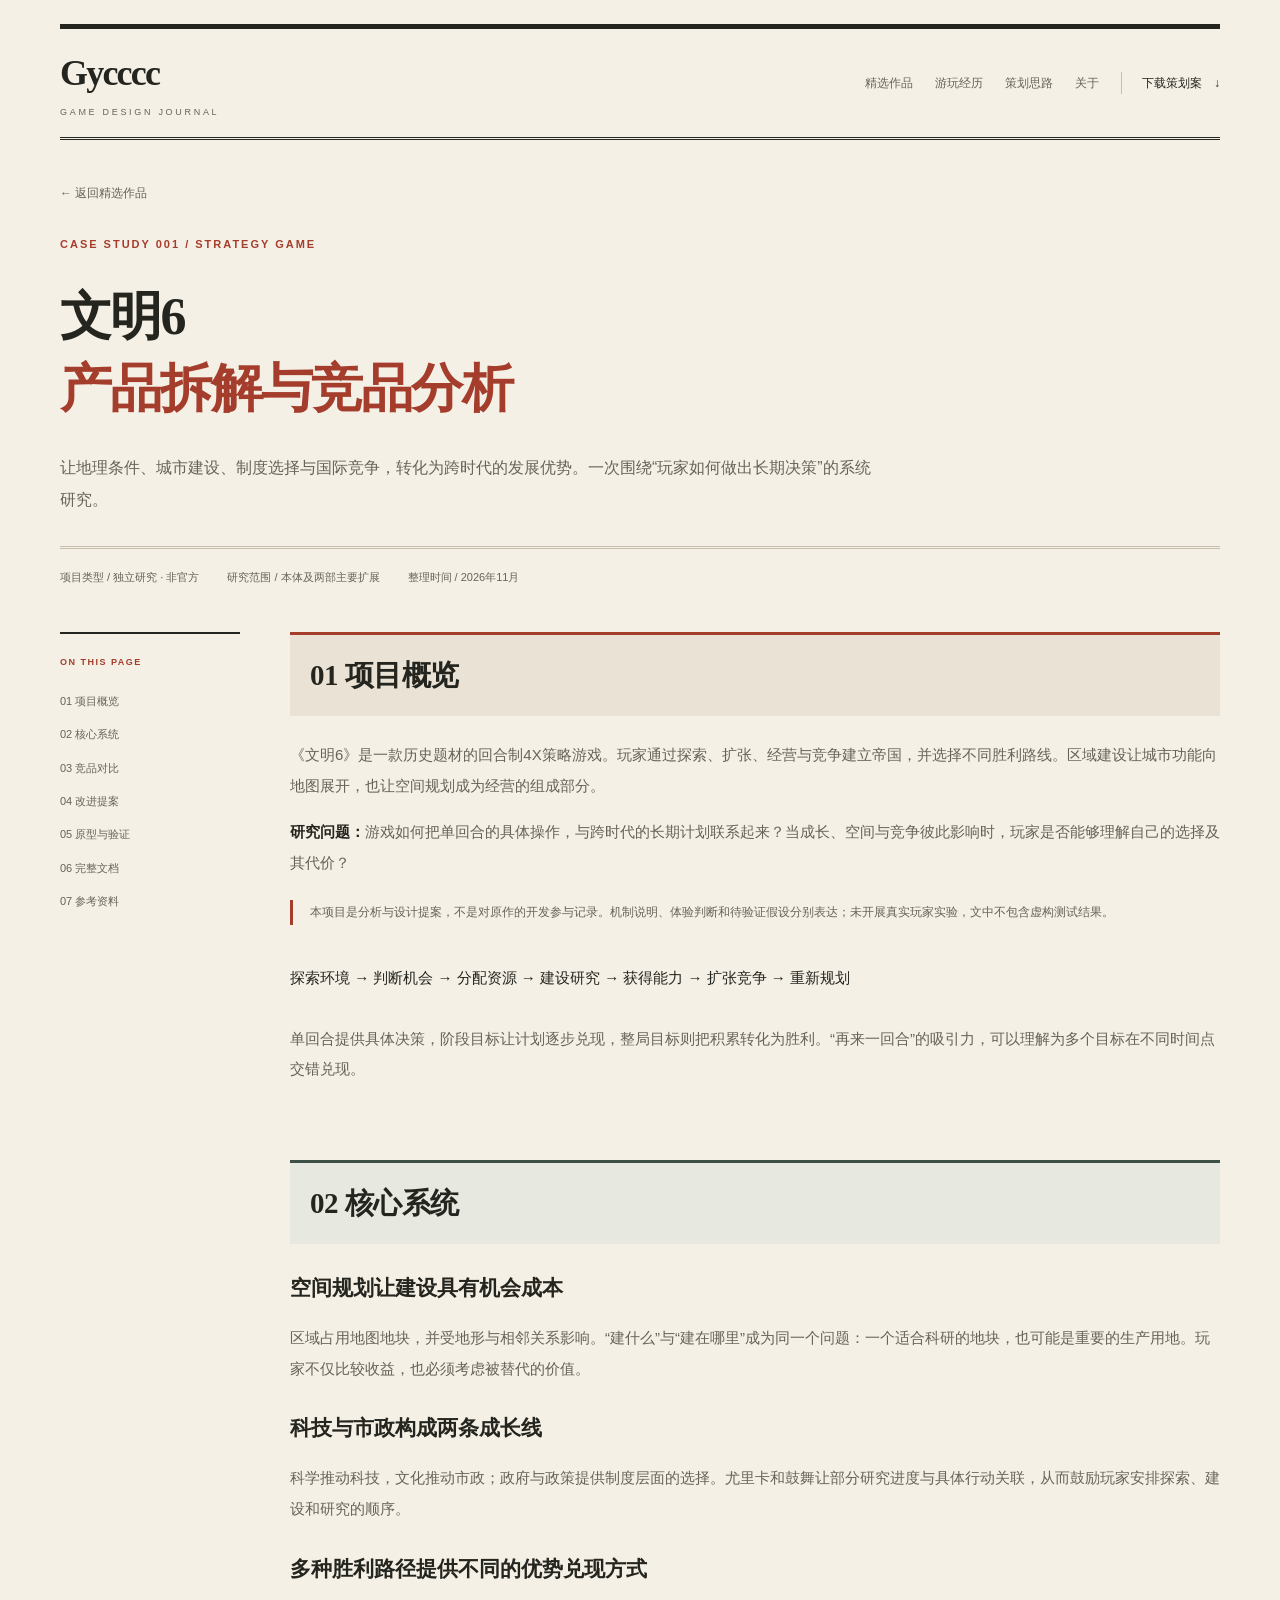
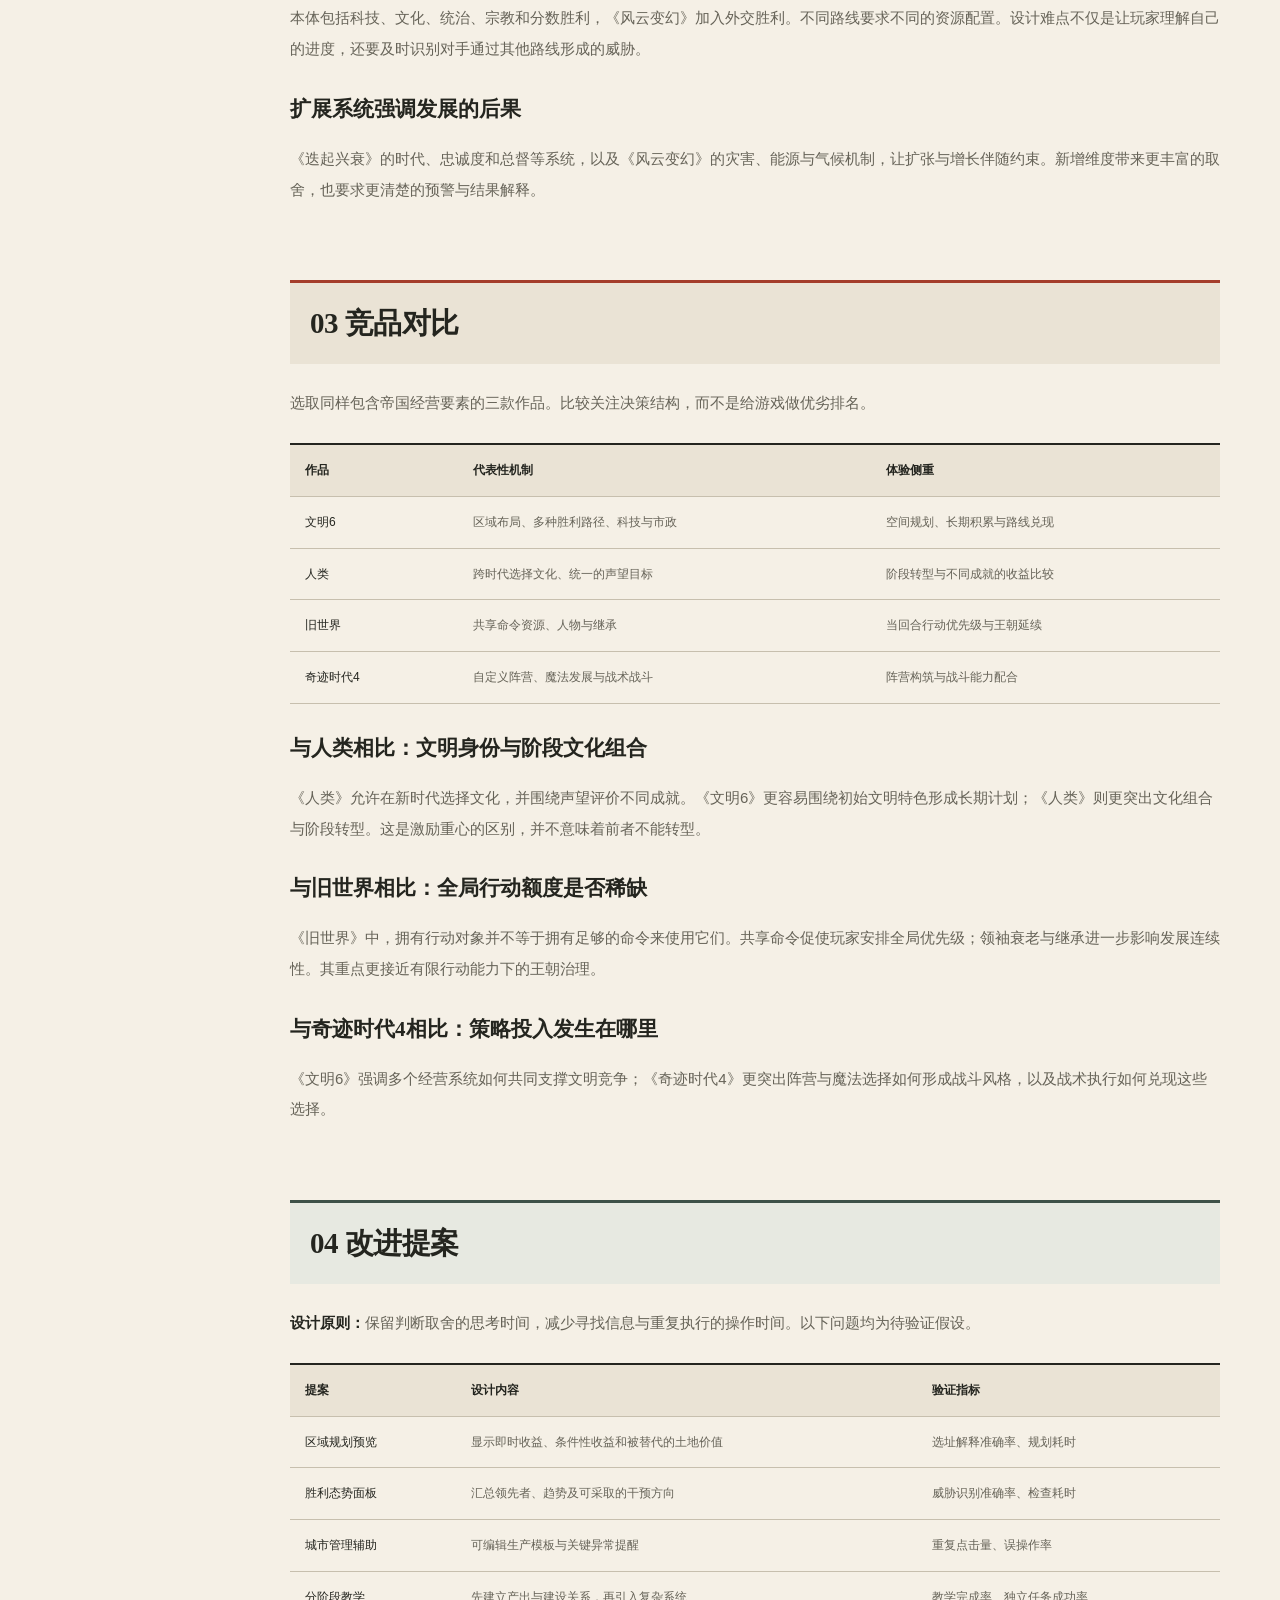
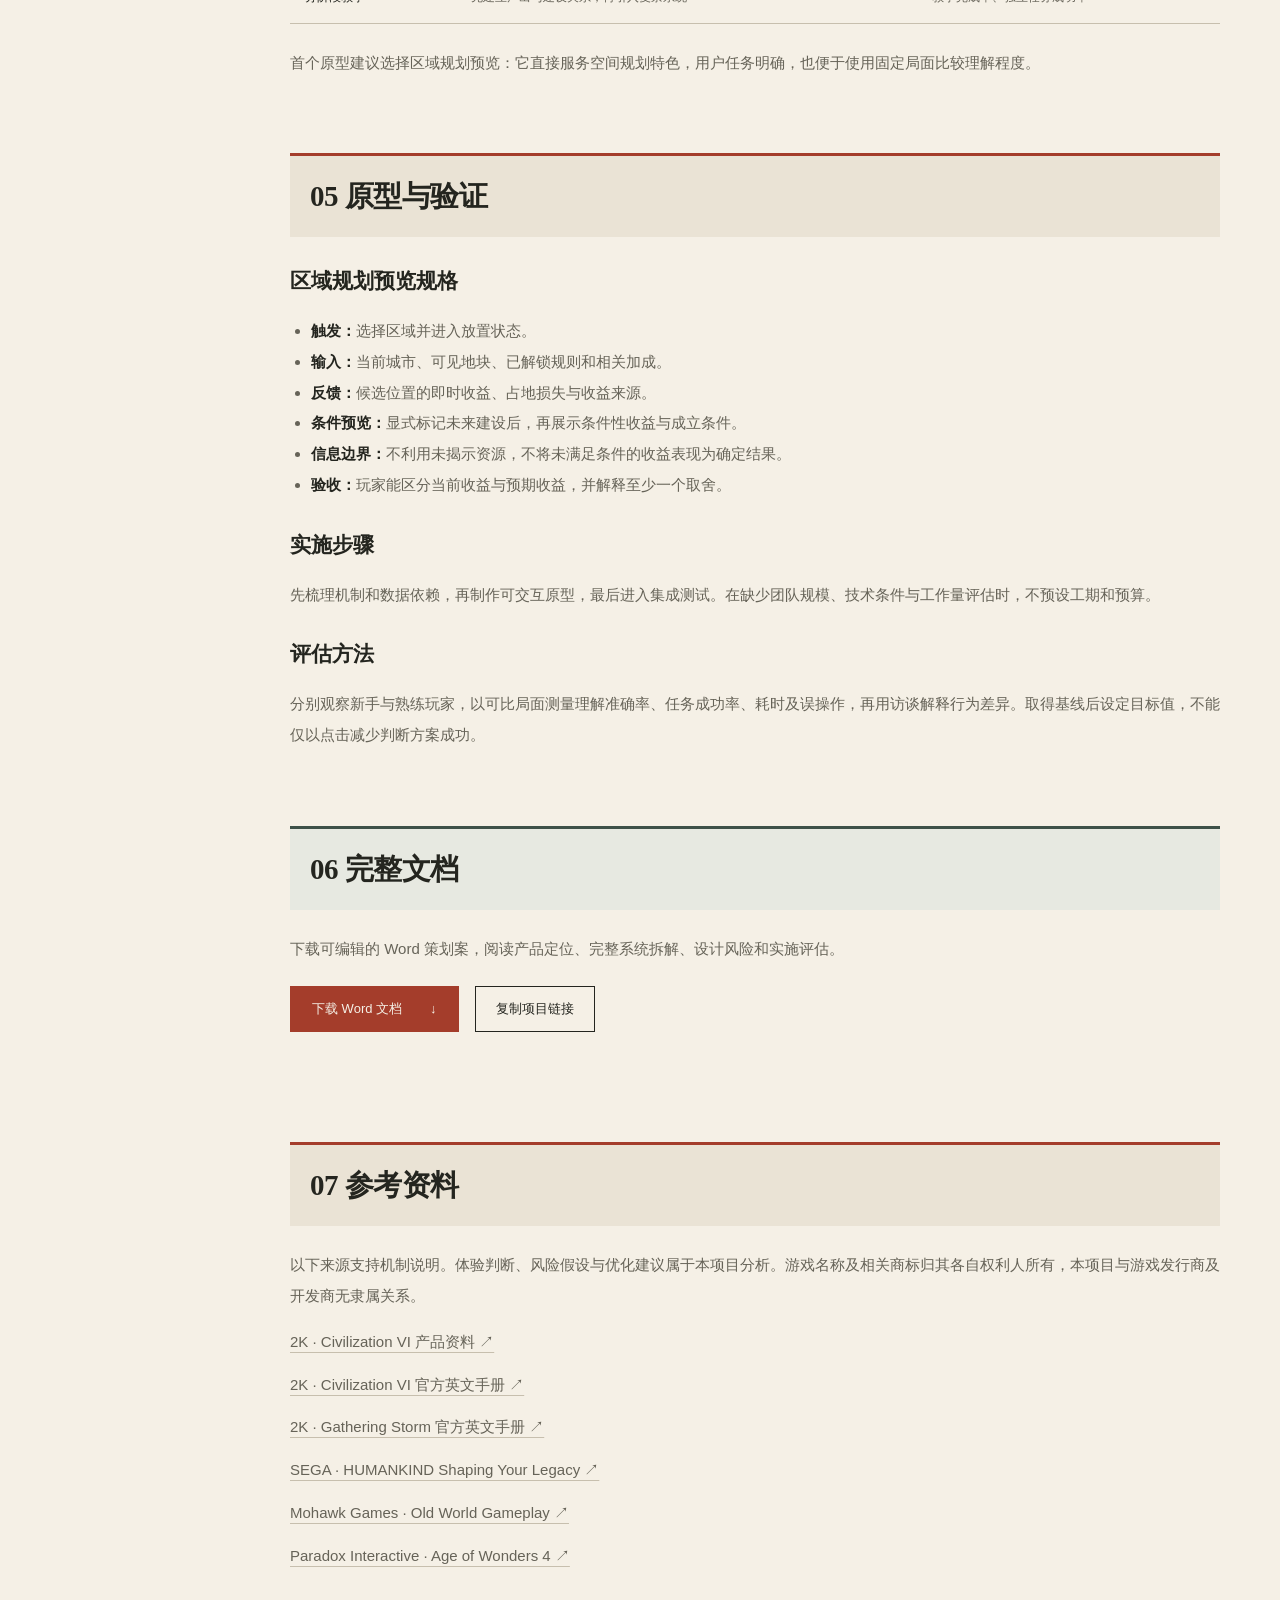
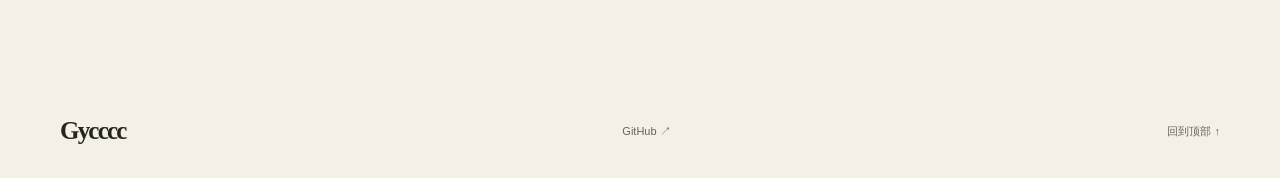
<file: civilization-vi.html>
<!doctype html><html lang="zh-CN"><head><meta charset="UTF-8"><meta name="viewport" content="width=device-width, initial-scale=1"><meta name="description" content="文明6产品拆解与竞品分析：核心循环、区域规划、胜利路径，以及与人类、旧世界和奇迹时代4的设计差异。"><meta name="theme-color" content="#f5f0e6"><title>文明6 · 产品拆解与竞品分析 | Gycccc</title><link rel="icon" href="assets/favicon.svg" type="image/svg+xml"><link rel="stylesheet" href="styles.css"><script src="main.js" defer></script></head><body>
<a class="skip" href="#main">跳转到正文</a><header class="header wrap"><a class="brand" href="./" aria-label="Gycccc 作品集首页"><span>Gycccc<span class="brand-sub">GAME DESIGN JOURNAL</span></span></a><button class="menu-toggle" aria-expanded="false" aria-controls="navigation">菜单 <span>＋</span></button><nav id="navigation" aria-label="主导航"><a href="index.html#work">精选作品</a><a href="index.html#games">游玩经历</a><a href="index.html#approach">策划思路</a><a href="index.html#about">关于</a><a class="nav-action" href="assets/civilization-vi-design.docx" download>下载策划案 <span>↓</span></a></nav></header>
<main id="main"><section class="case-hero wrap"><a class="back-link" href="index.html#work">← 返回精选作品</a><p class="eyebrow">CASE STUDY 001 / STRATEGY GAME</p><h1>文明6<br><span class="accent">产品拆解与竞品分析</span></h1><p class="case-intro">让地理条件、城市建设、制度选择与国际竞争，转化为跨时代的发展优势。一次围绕“玩家如何做出长期决策”的系统研究。</p><div class="case-meta"><span>项目类型 / 独立研究 · 非官方</span><span>研究范围 / 本体及两部主要扩展</span><span>整理时间 / 2026年11月</span></div></section>
<div class="wrap case-body"><aside class="case-toc" aria-label="项目目录"><span>ON THIS PAGE</span><a href="#overview">01 项目概览</a><a href="#systems">02 核心系统</a><a href="#comparison">03 竞品对比</a><a href="#proposal">04 改进提案</a><a href="#validation">05 原型与验证</a><a href="#download">06 完整文档</a><a href="#sources">07 参考资料</a></aside><article class="case-content">
<section id="overview"><h2>01 项目概览</h2><p>《文明6》是一款历史题材的回合制4X策略游戏。玩家通过探索、扩张、经营与竞争建立帝国，并选择不同胜利路线。区域建设让城市功能向地图展开，也让空间规划成为经营的组成部分。</p><p><strong>研究问题：</strong>游戏如何把单回合的具体操作，与跨时代的长期计划联系起来？当成长、空间与竞争彼此影响时，玩家是否能够理解自己的选择及其代价？</p><p class="note">本项目是分析与设计提案，不是对原作的开发参与记录。机制说明、体验判断和待验证假设分别表达；未开展真实玩家实验，文中不包含虚构测试结果。</p><p class="flow">探索环境 → 判断机会 → 分配资源 → 建设研究 → 获得能力 → 扩张竞争 → 重新规划</p><p>单回合提供具体决策，阶段目标让计划逐步兑现，整局目标则把积累转化为胜利。“再来一回合”的吸引力，可以理解为多个目标在不同时间点交错兑现。</p></section>
<section id="systems"><h2>02 核心系统</h2><h3>空间规划让建设具有机会成本</h3><p>区域占用地图地块，并受地形与相邻关系影响。“建什么”与“建在哪里”成为同一个问题：一个适合科研的地块，也可能是重要的生产用地。玩家不仅比较收益，也必须考虑被替代的价值。</p><h3>科技与市政构成两条成长线</h3><p>科学推动科技，文化推动市政；政府与政策提供制度层面的选择。尤里卡和鼓舞让部分研究进度与具体行动关联，从而鼓励玩家安排探索、建设和研究的顺序。</p><h3>多种胜利路径提供不同的优势兑现方式</h3><p>本体包括科技、文化、统治、宗教和分数胜利，《风云变幻》加入外交胜利。不同路线要求不同的资源配置。设计难点不仅是让玩家理解自己的进度，还要及时识别对手通过其他路线形成的威胁。</p><h3>扩展系统强调发展的后果</h3><p>《迭起兴衰》的时代、忠诚度和总督等系统，以及《风云变幻》的灾害、能源与气候机制，让扩张与增长伴随约束。新增维度带来更丰富的取舍，也要求更清楚的预警与结果解释。</p></section>
<section id="comparison"><h2>03 竞品对比</h2><p>选取同样包含帝国经营要素的三款作品。比较关注决策结构，而不是给游戏做优劣排名。</p><div class="table-scroll" tabindex="0" role="region" aria-label="游戏机制对比表，可横向滚动"><table><thead><tr><th scope="col">作品</th><th scope="col">代表性机制</th><th scope="col">体验侧重</th></tr></thead><tbody><tr><td>文明6</td><td>区域布局、多种胜利路径、科技与市政</td><td>空间规划、长期积累与路线兑现</td></tr><tr><td>人类</td><td>跨时代选择文化、统一的声望目标</td><td>阶段转型与不同成就的收益比较</td></tr><tr><td>旧世界</td><td>共享命令资源、人物与继承</td><td>当回合行动优先级与王朝延续</td></tr><tr><td>奇迹时代4</td><td>自定义阵营、魔法发展与战术战斗</td><td>阵营构筑与战斗能力配合</td></tr></tbody></table></div><h3>与人类相比：文明身份与阶段文化组合</h3><p>《人类》允许在新时代选择文化，并围绕声望评价不同成就。《文明6》更容易围绕初始文明特色形成长期计划；《人类》则更突出文化组合与阶段转型。这是激励重心的区别，并不意味着前者不能转型。</p><h3>与旧世界相比：全局行动额度是否稀缺</h3><p>《旧世界》中，拥有行动对象并不等于拥有足够的命令来使用它们。共享命令促使玩家安排全局优先级；领袖衰老与继承进一步影响发展连续性。其重点更接近有限行动能力下的王朝治理。</p><h3>与奇迹时代4相比：策略投入发生在哪里</h3><p>《文明6》强调多个经营系统如何共同支撑文明竞争；《奇迹时代4》更突出阵营与魔法选择如何形成战斗风格，以及战术执行如何兑现这些选择。</p></section>
<section id="proposal"><h2>04 改进提案</h2><p><strong>设计原则：</strong>保留判断取舍的思考时间，减少寻找信息与重复执行的操作时间。以下问题均为待验证假设。</p><div class="table-scroll" tabindex="0" role="region" aria-label="改进提案对比表，可横向滚动"><table><thead><tr><th scope="col">提案</th><th scope="col">设计内容</th><th scope="col">验证指标</th></tr></thead><tbody><tr><td>区域规划预览</td><td>显示即时收益、条件性收益和被替代的土地价值</td><td>选址解释准确率、规划耗时</td></tr><tr><td>胜利态势面板</td><td>汇总领先者、趋势及可采取的干预方向</td><td>威胁识别准确率、检查耗时</td></tr><tr><td>城市管理辅助</td><td>可编辑生产模板与关键异常提醒</td><td>重复点击量、误操作率</td></tr><tr><td>分阶段教学</td><td>先建立产出与建设关系，再引入复杂系统</td><td>教学完成率、独立任务成功率</td></tr></tbody></table></div><p>首个原型建议选择区域规划预览：它直接服务空间规划特色，用户任务明确，也便于使用固定局面比较理解程度。</p></section>
<section id="validation"><h2>05 原型与验证</h2><h3>区域规划预览规格</h3><ul><li><strong>触发：</strong>选择区域并进入放置状态。</li><li><strong>输入：</strong>当前城市、可见地块、已解锁规则和相关加成。</li><li><strong>反馈：</strong>候选位置的即时收益、占地损失与收益来源。</li><li><strong>条件预览：</strong>显式标记未来建设后，再展示条件性收益与成立条件。</li><li><strong>信息边界：</strong>不利用未揭示资源，不将未满足条件的收益表现为确定结果。</li><li><strong>验收：</strong>玩家能区分当前收益与预期收益，并解释至少一个取舍。</li></ul><h3>实施步骤</h3><p>先梳理机制和数据依赖，再制作可交互原型，最后进入集成测试。在缺少团队规模、技术条件与工作量评估时，不预设工期和预算。</p><h3>评估方法</h3><p>分别观察新手与熟练玩家，以可比局面测量理解准确率、任务成功率、耗时及误操作，再用访谈解释行为差异。取得基线后设定目标值，不能仅以点击减少判断方案成功。</p></section>
<section id="download"><h2>06 完整文档</h2><div class="download-box"><p>下载可编辑的 Word 策划案，阅读产品定位、完整系统拆解、设计风险和实施评估。</p><div class="case-actions"><a class="button" href="assets/civilization-vi-design.docx" download>下载 Word 文档 <span>↓</span></a><button class="copy-button" data-copy-link>复制项目链接</button></div><div class="status" role="status" aria-live="polite"></div></div></section>
<section id="sources"><h2>07 参考资料</h2><p>以下来源支持机制说明。体验判断、风险假设与优化建议属于本项目分析。游戏名称及相关商标归其各自权利人所有，本项目与游戏发行商及开发商无隶属关系。</p><ul class="sources"><li><a href="https://newsroom.2k.com/games/sid-meiers-civilization-vi">2K · Civilization VI 产品资料 ↗</a></li><li><a href="https://downloads.2kgames.com/civilization/vi/manuals/eu/CIV_VI_25TH_ONLINE_MANUAL_ENG.pdf">2K · Civilization VI 官方英文手册 ↗</a></li><li><a href="https://cdn.2kgames.com/manuals/civilization-vi/gathering_storm/2KGMKT_CIV6_Gathering_Storm_PC_Online_Manual_V7_US.pdf">2K · Gathering Storm 官方英文手册 ↗</a></li><li><a href="https://sega.prezly.com/humankind-feature-focus-4-shaping-your-legacy">SEGA · HUMANKIND Shaping Your Legacy ↗</a></li><li><a href="https://mohawkgames.com/oldworld/gameplay/">Mohawk Games · Old World Gameplay ↗</a></li><li><a href="https://www.paradoxinteractive.com/games/age-of-wonders-4/about">Paradox Interactive · Age of Wonders 4 ↗</a></li></ul></section>
</article></div></main><footer class="wrap footer"><a class="brand footer-brand" href="./" aria-label="Gycccc 作品集首页">Gycccc</a><p><a href="https://github.com/gyc-05/gyc-05.github.io" aria-label="查看 Gycccc 的网站 GitHub 仓库">GitHub ↗</a></p><a href="#main">回到顶部 ↑</a></footer></body></html>
</file>
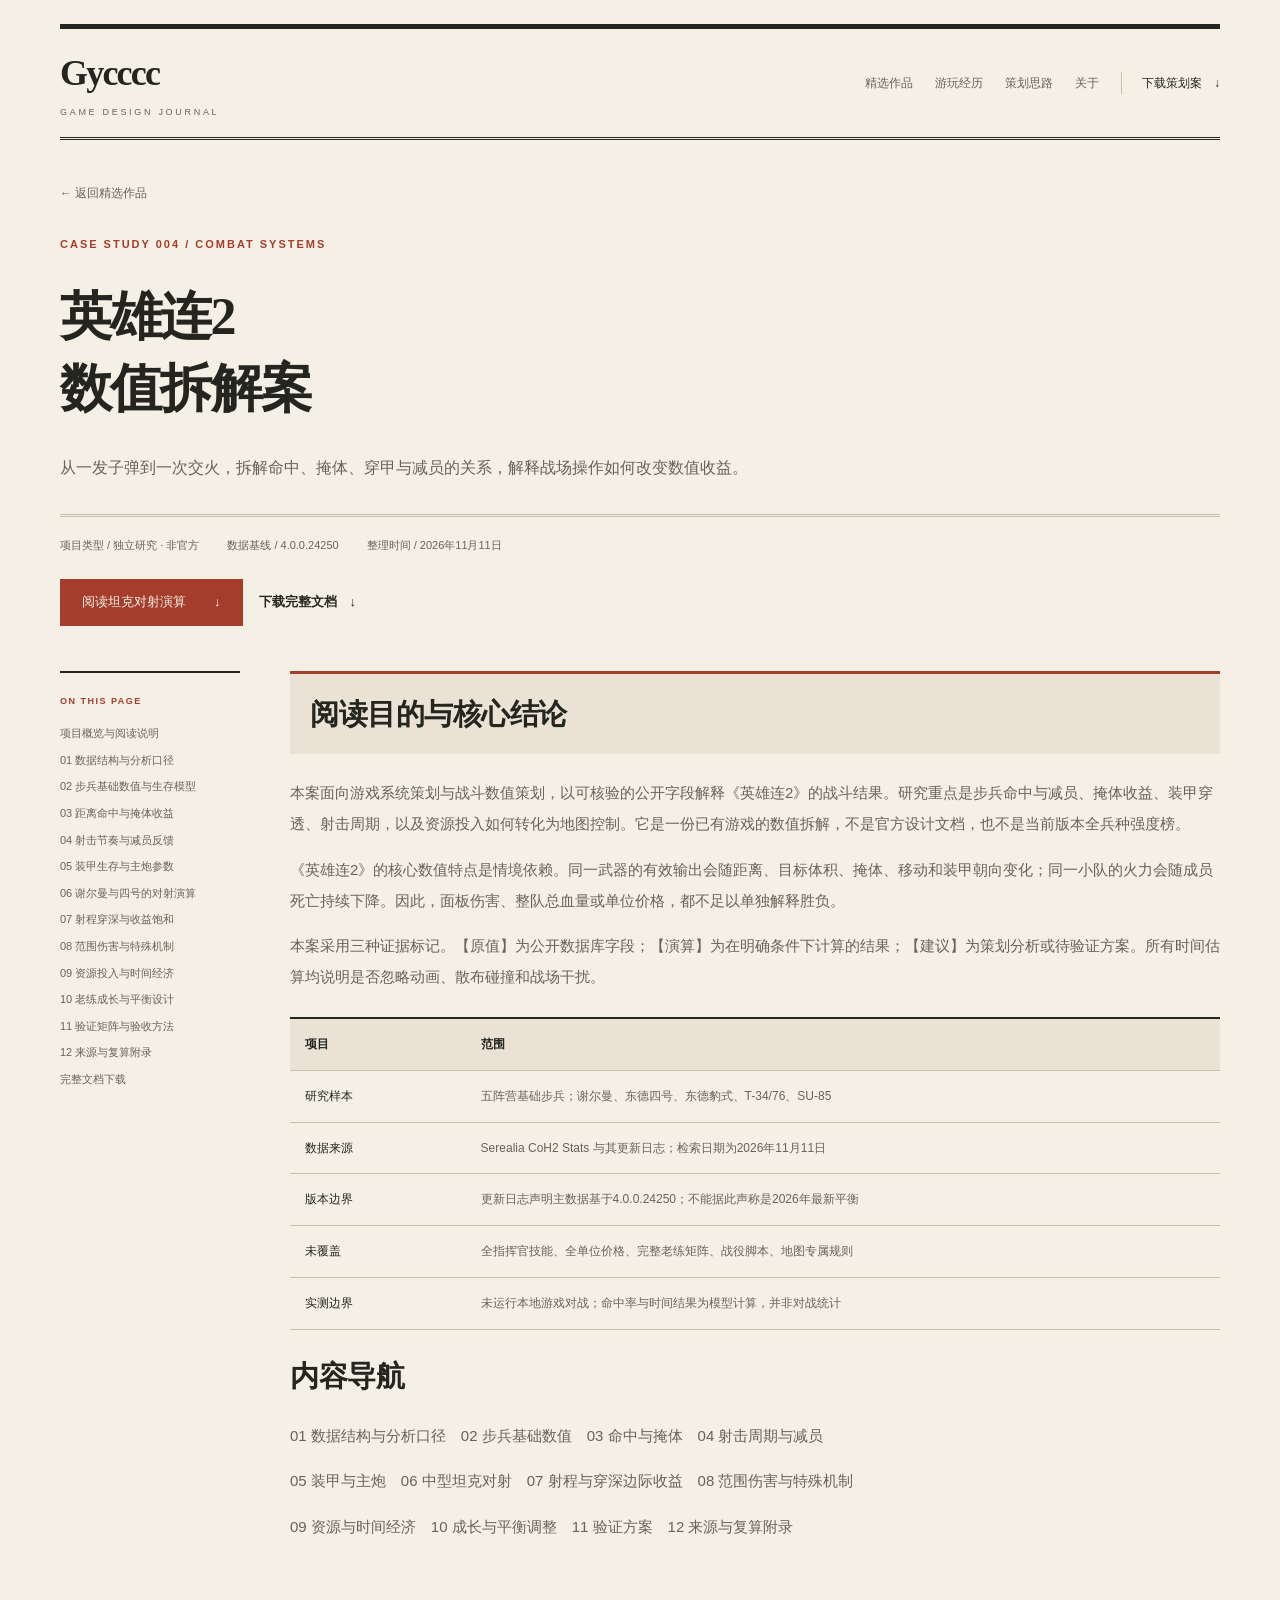
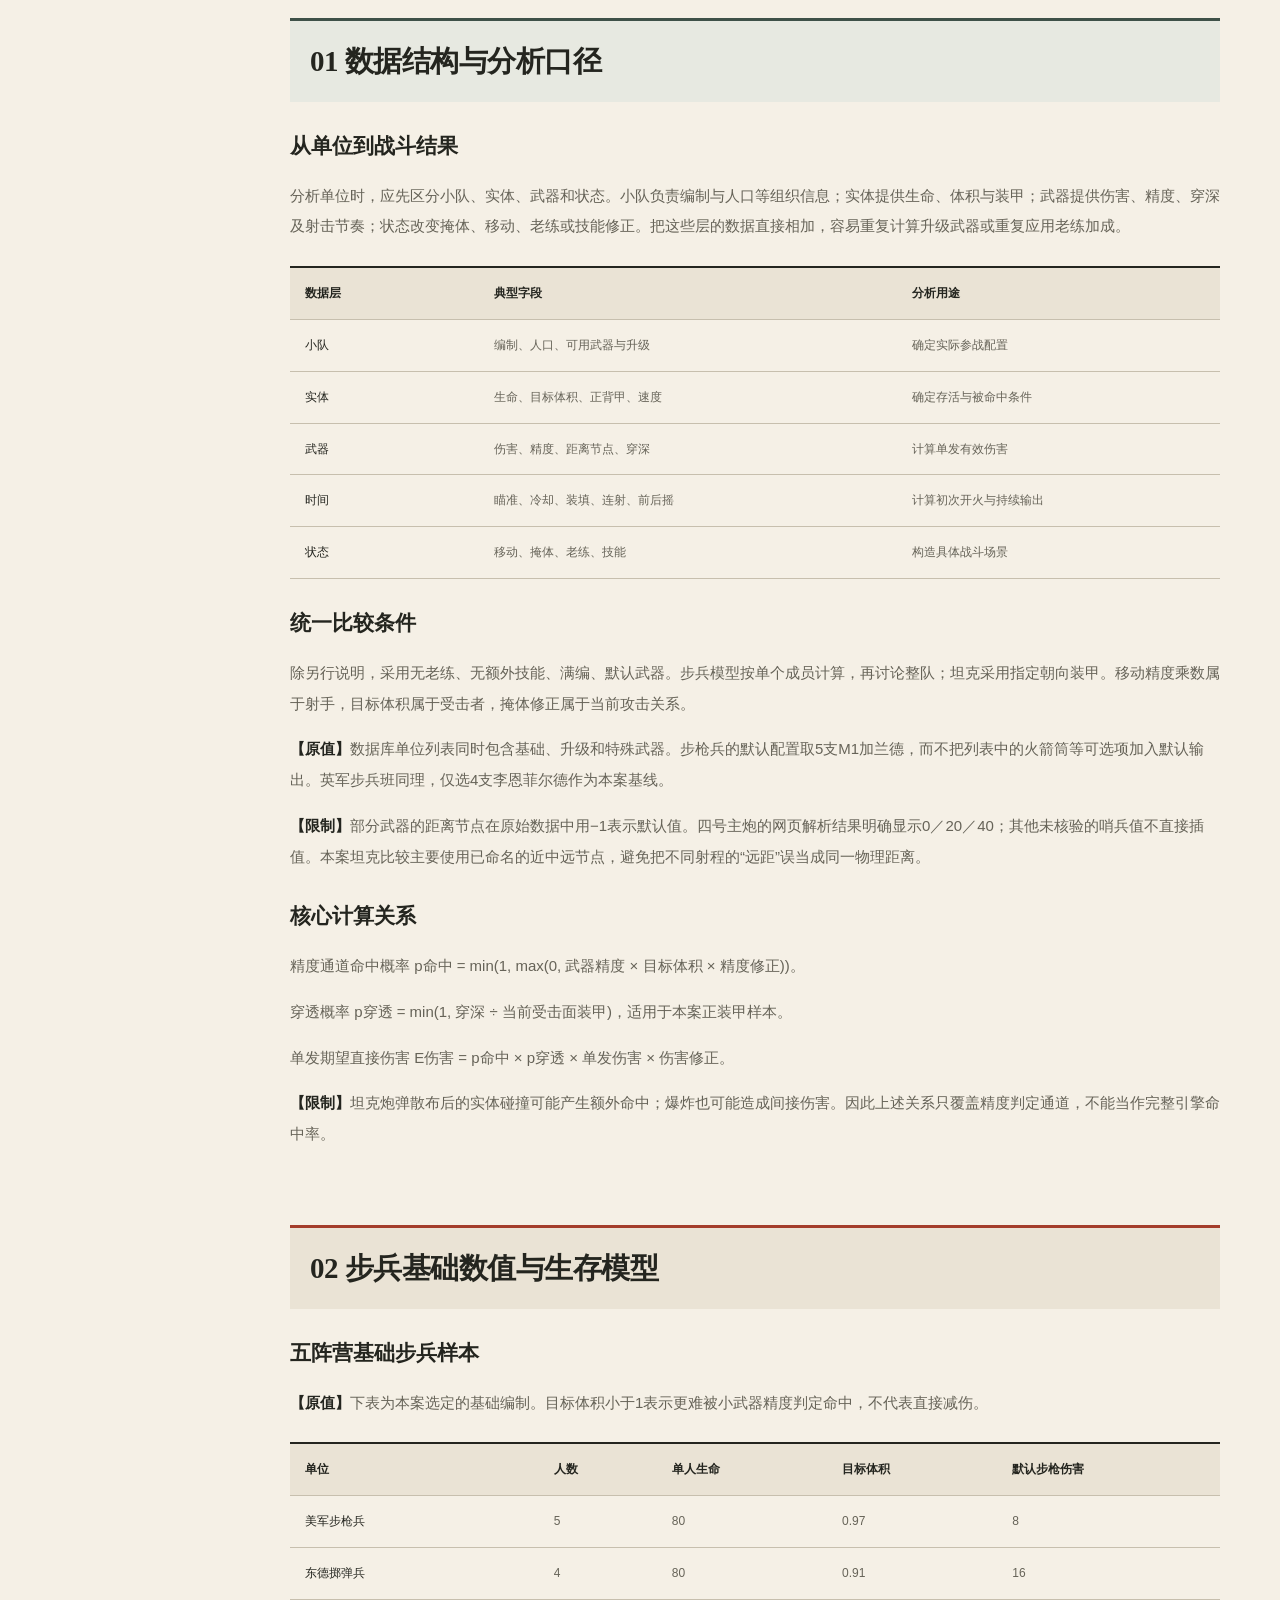
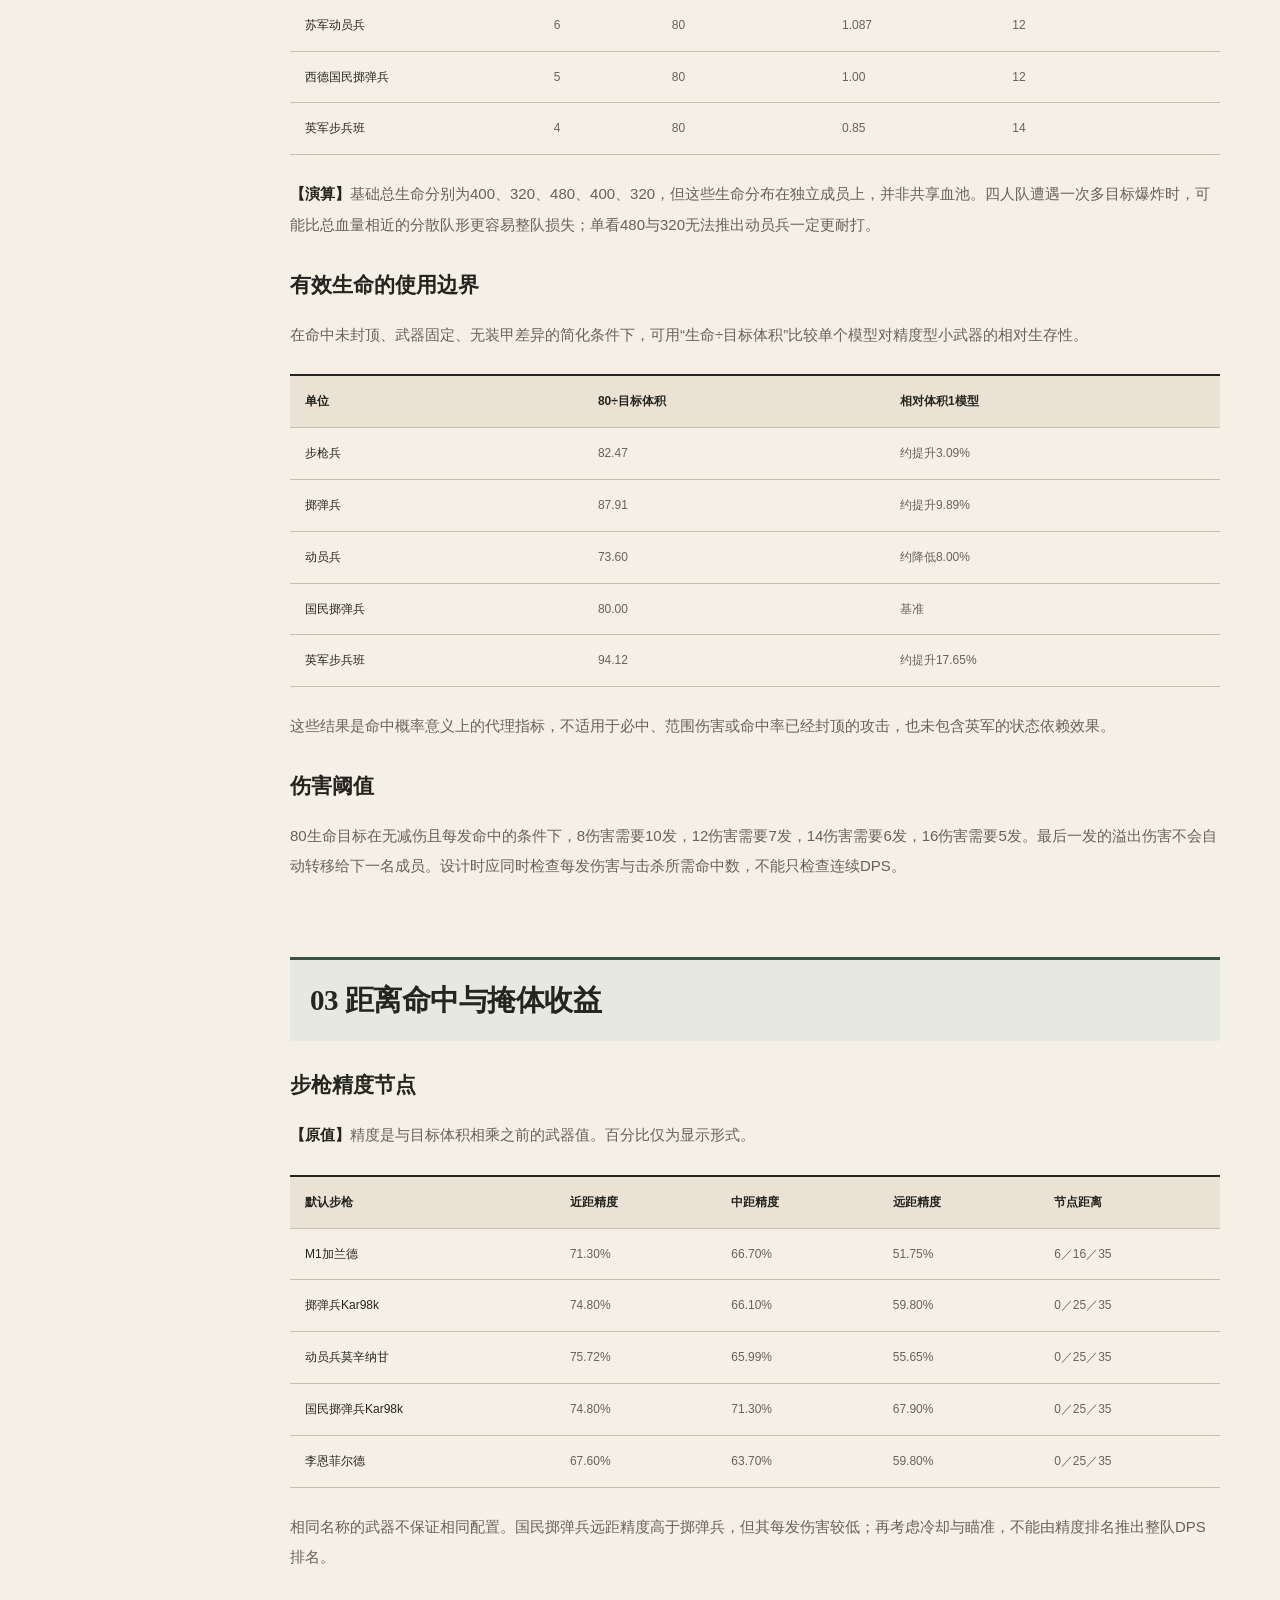
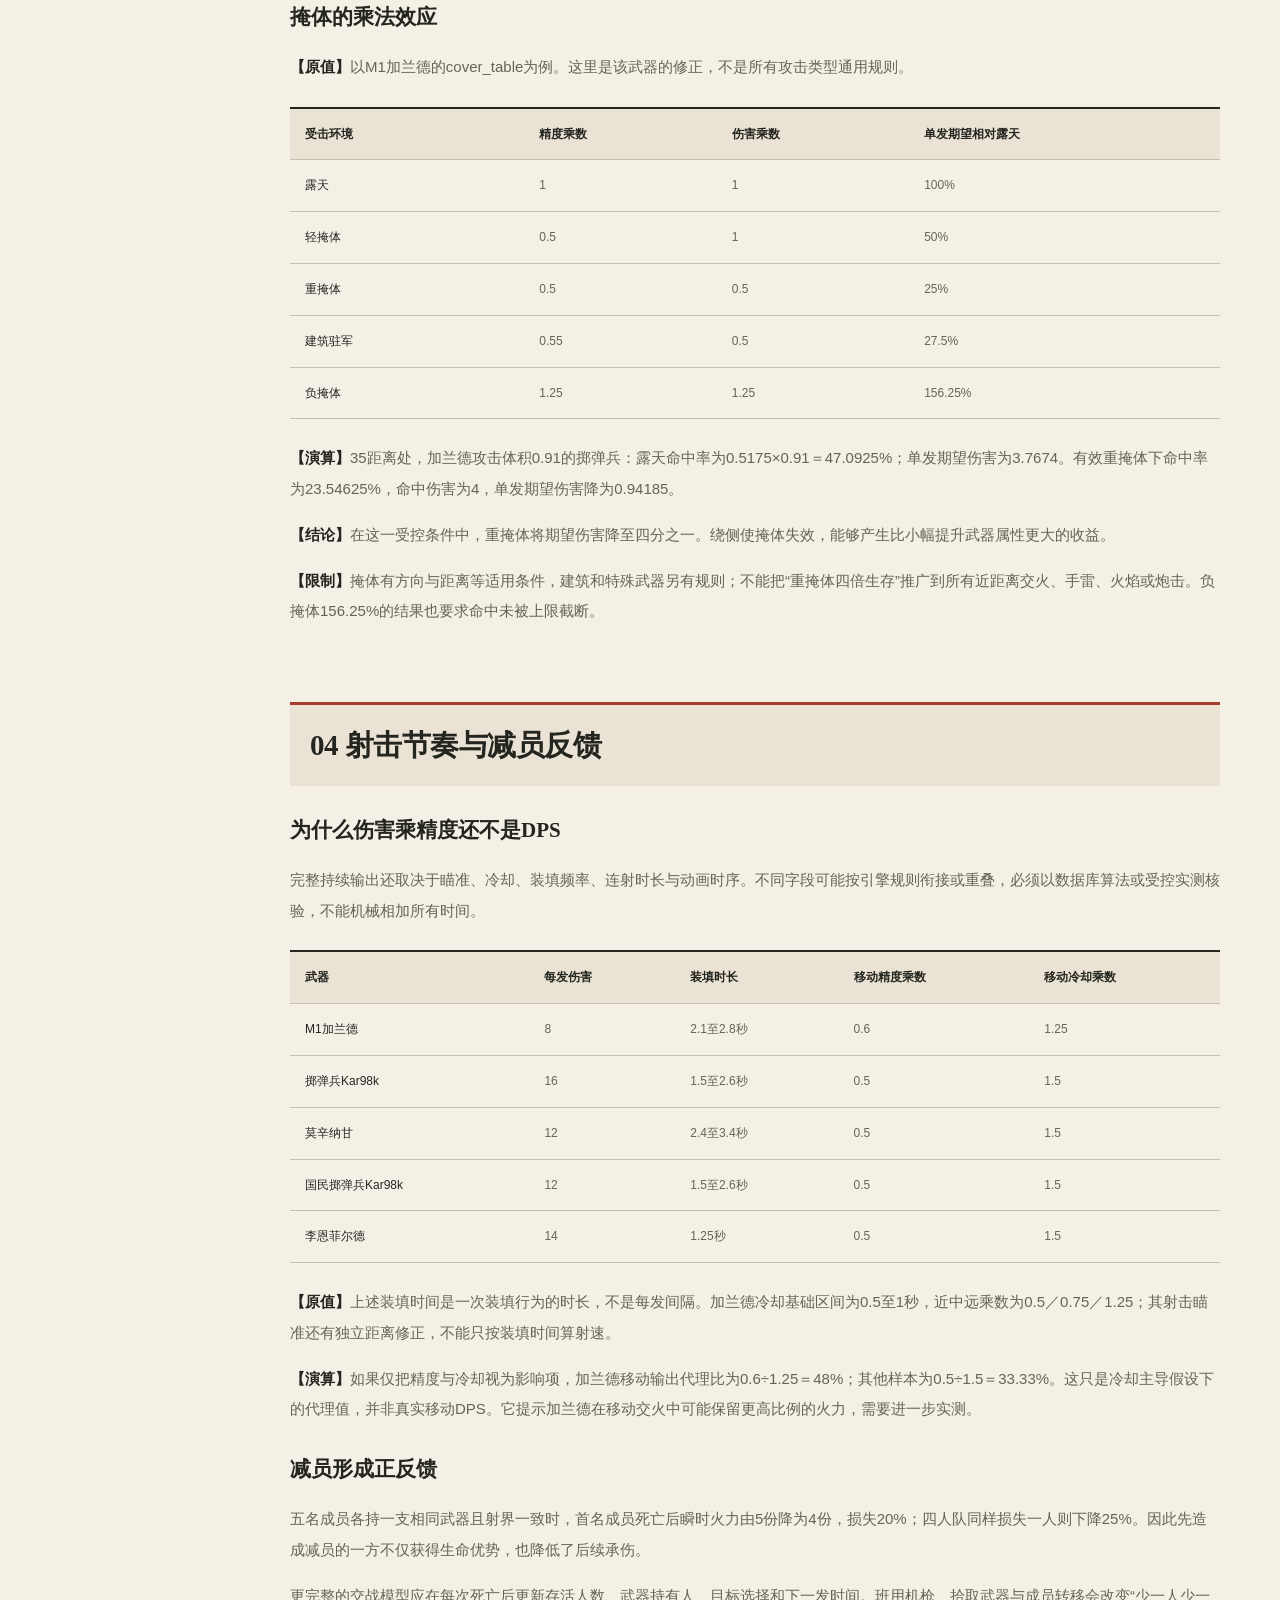
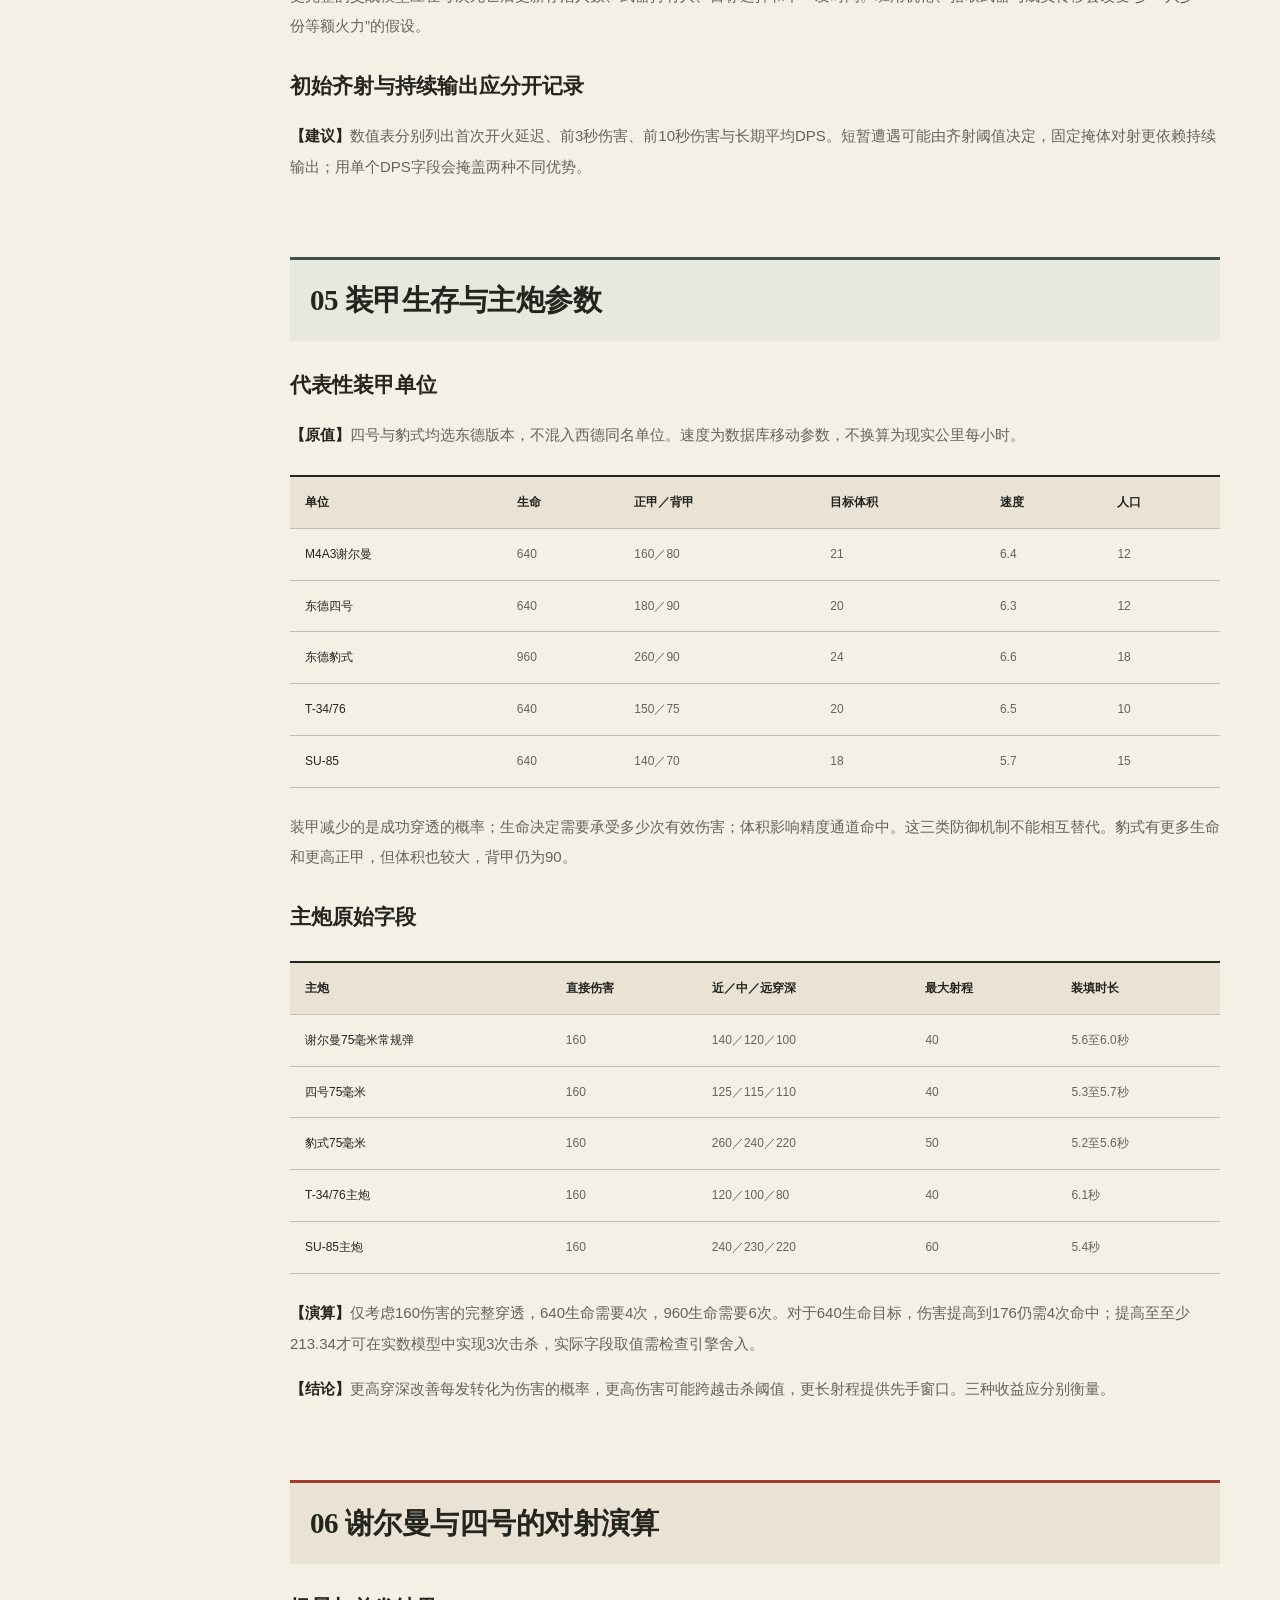
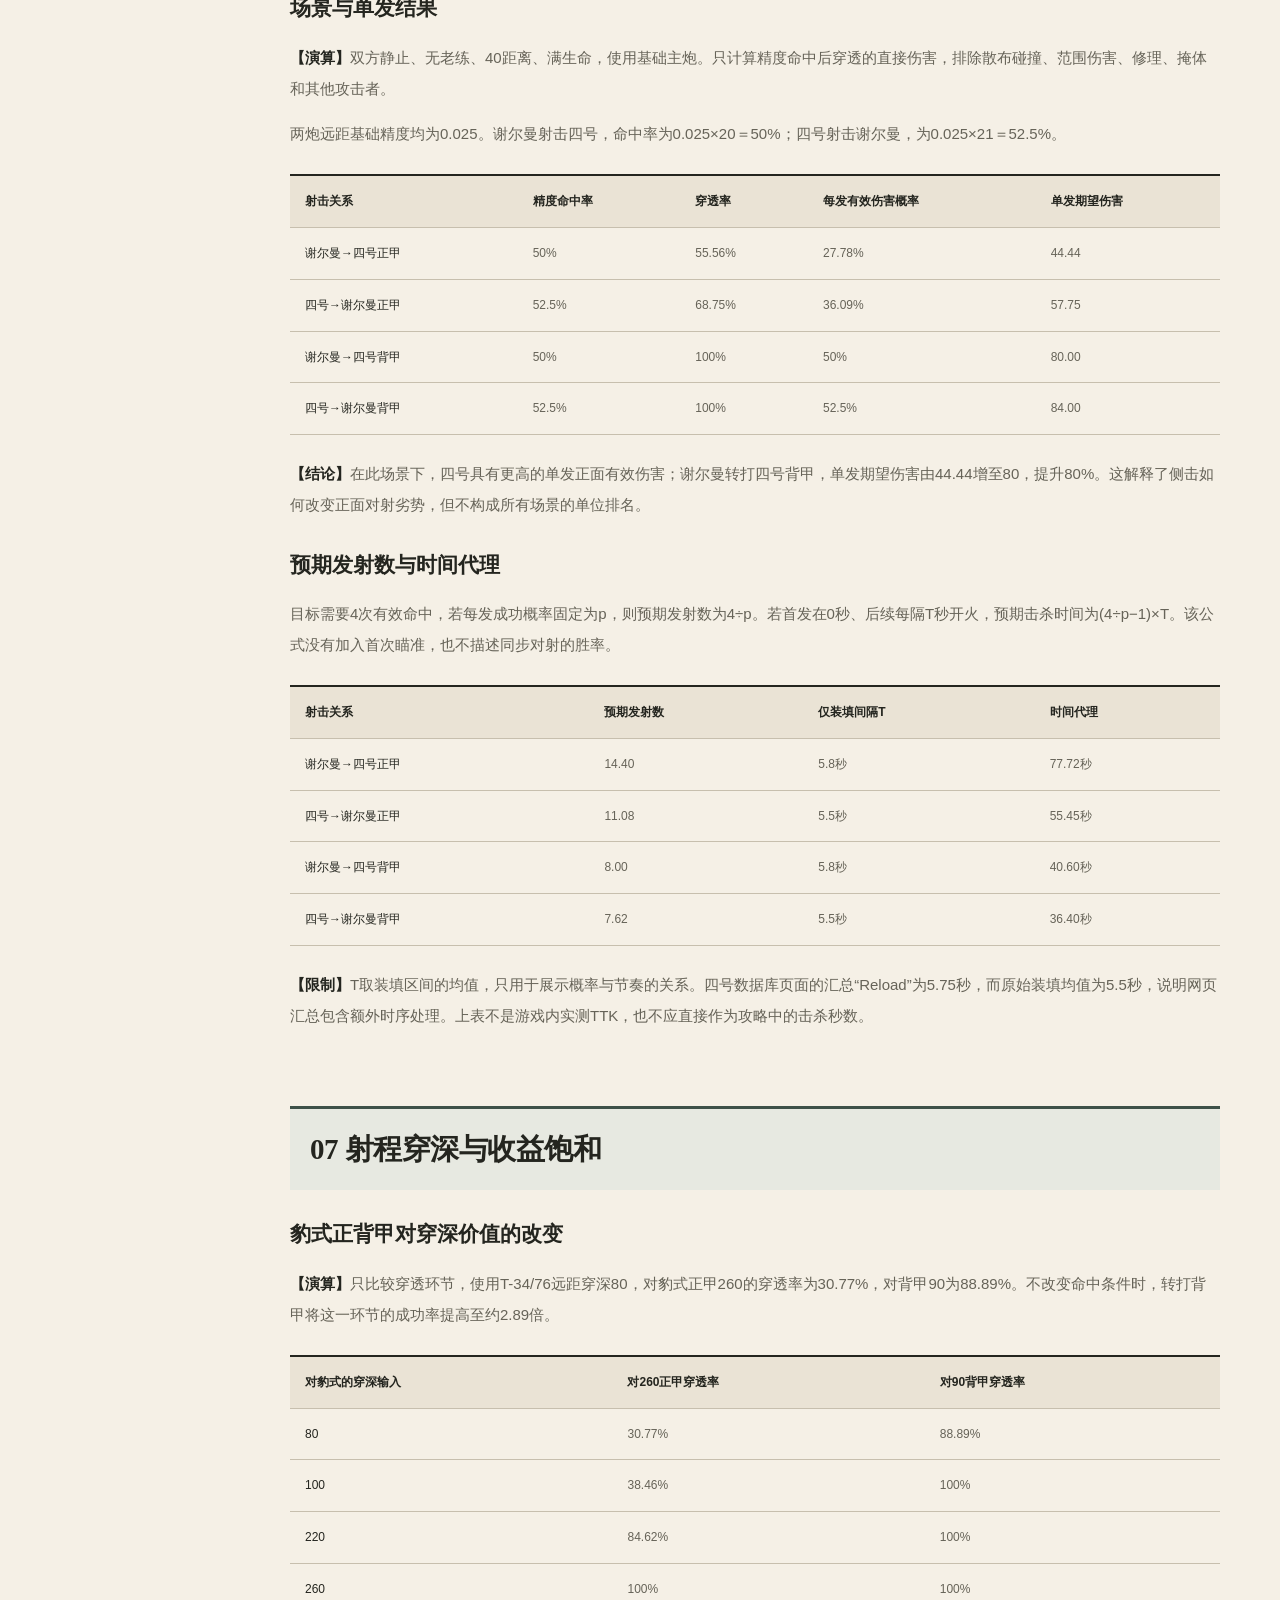
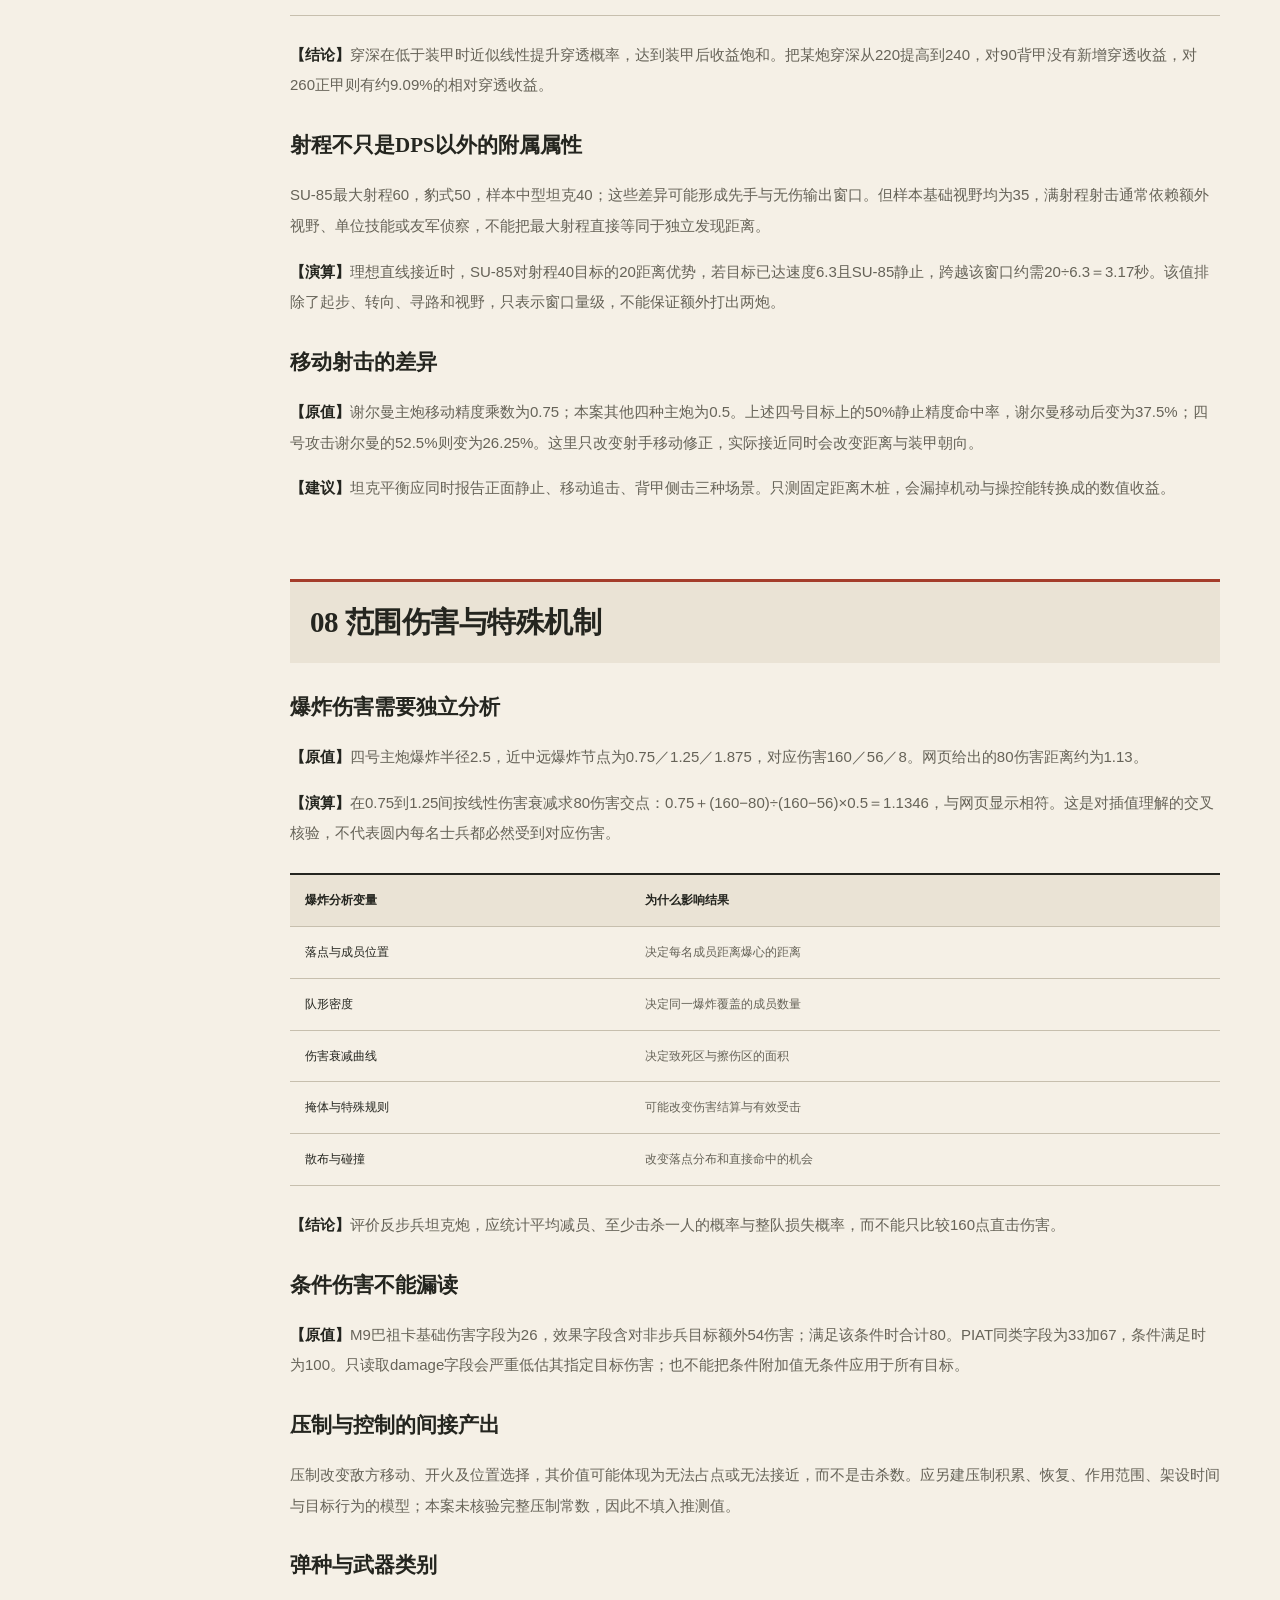
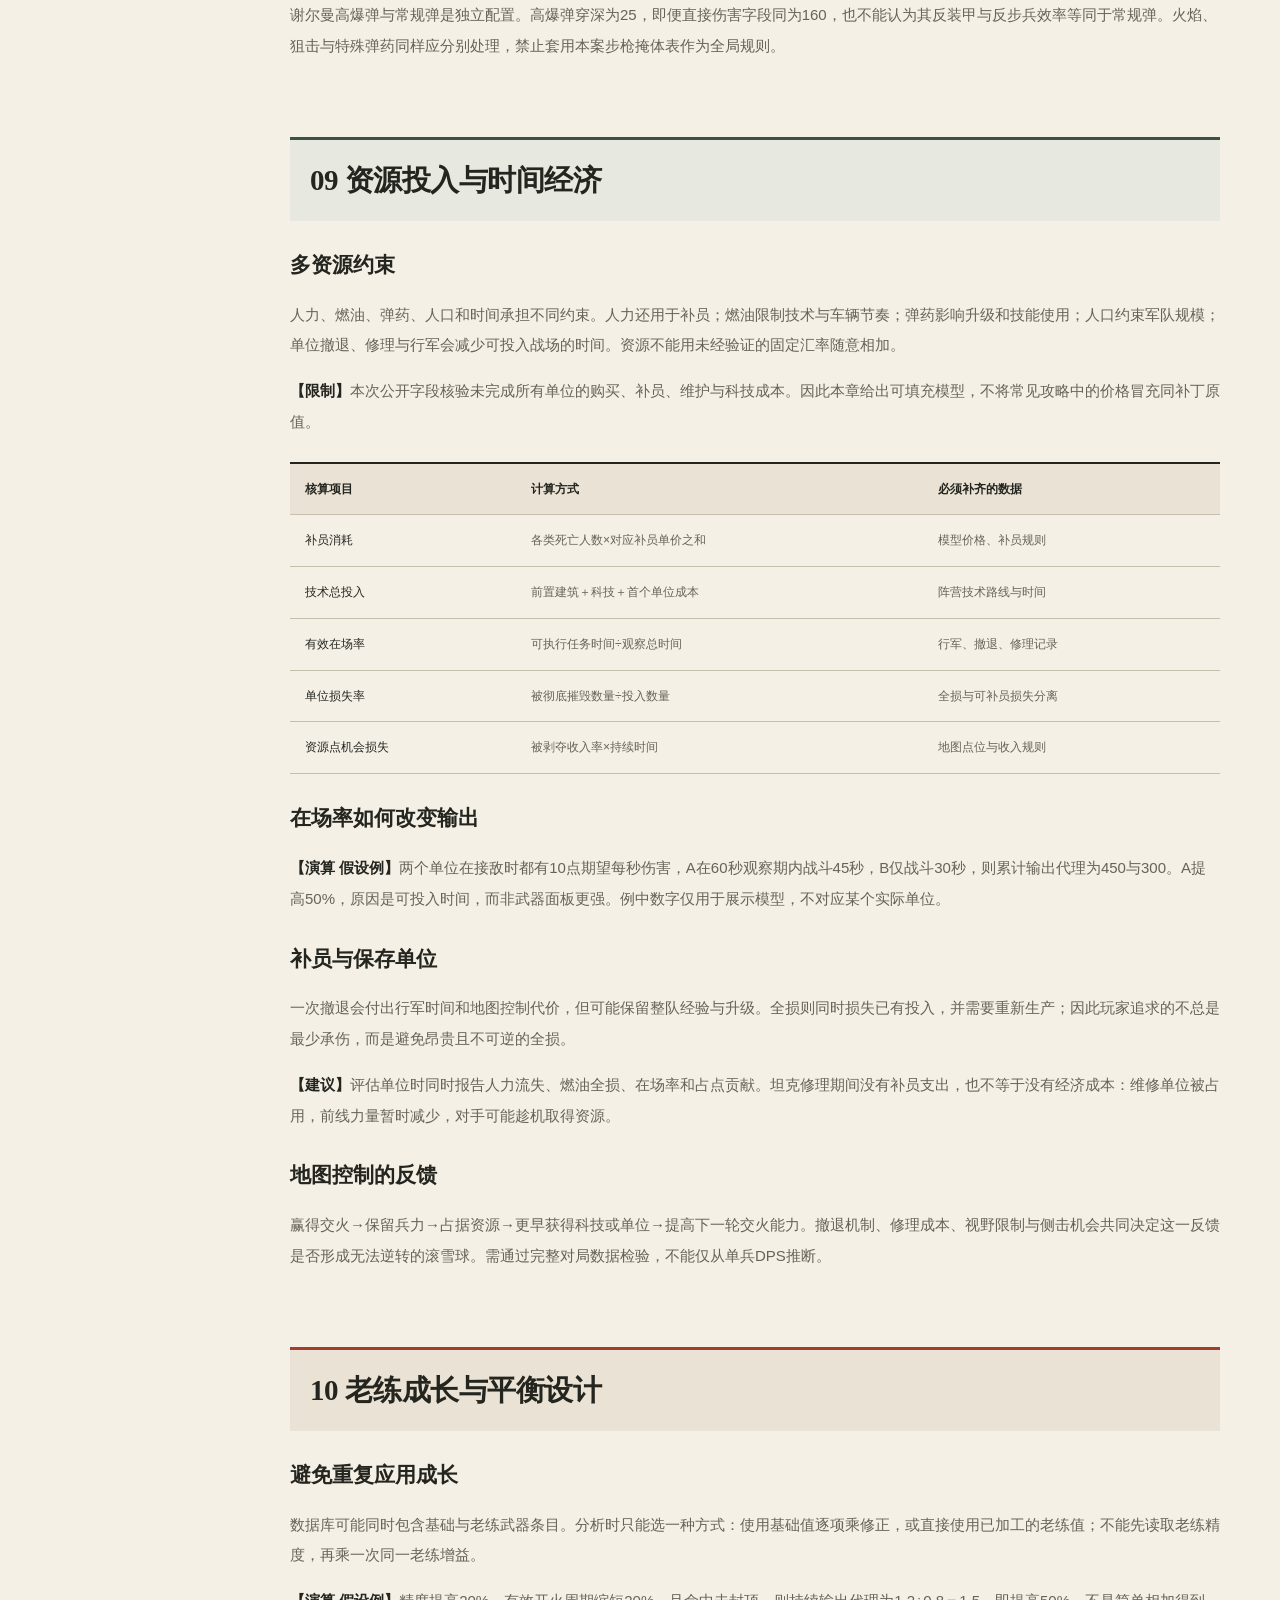
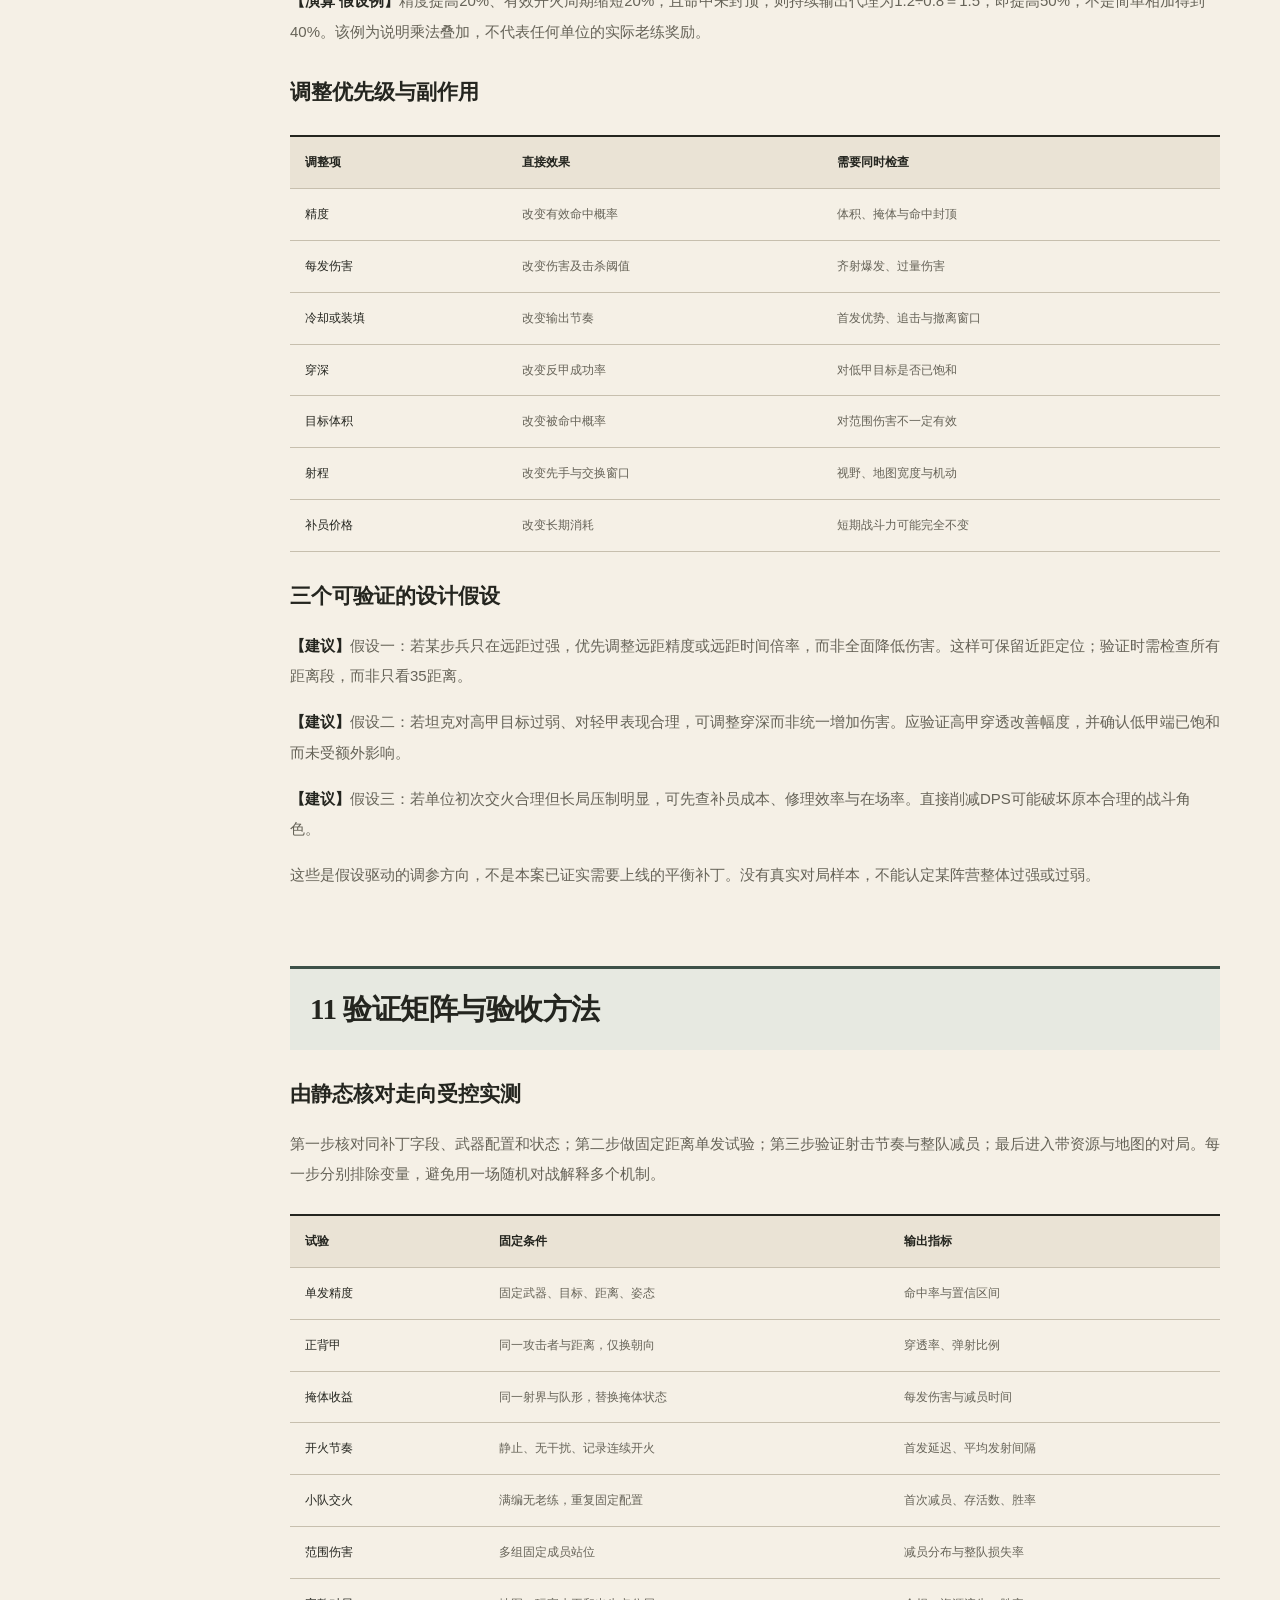
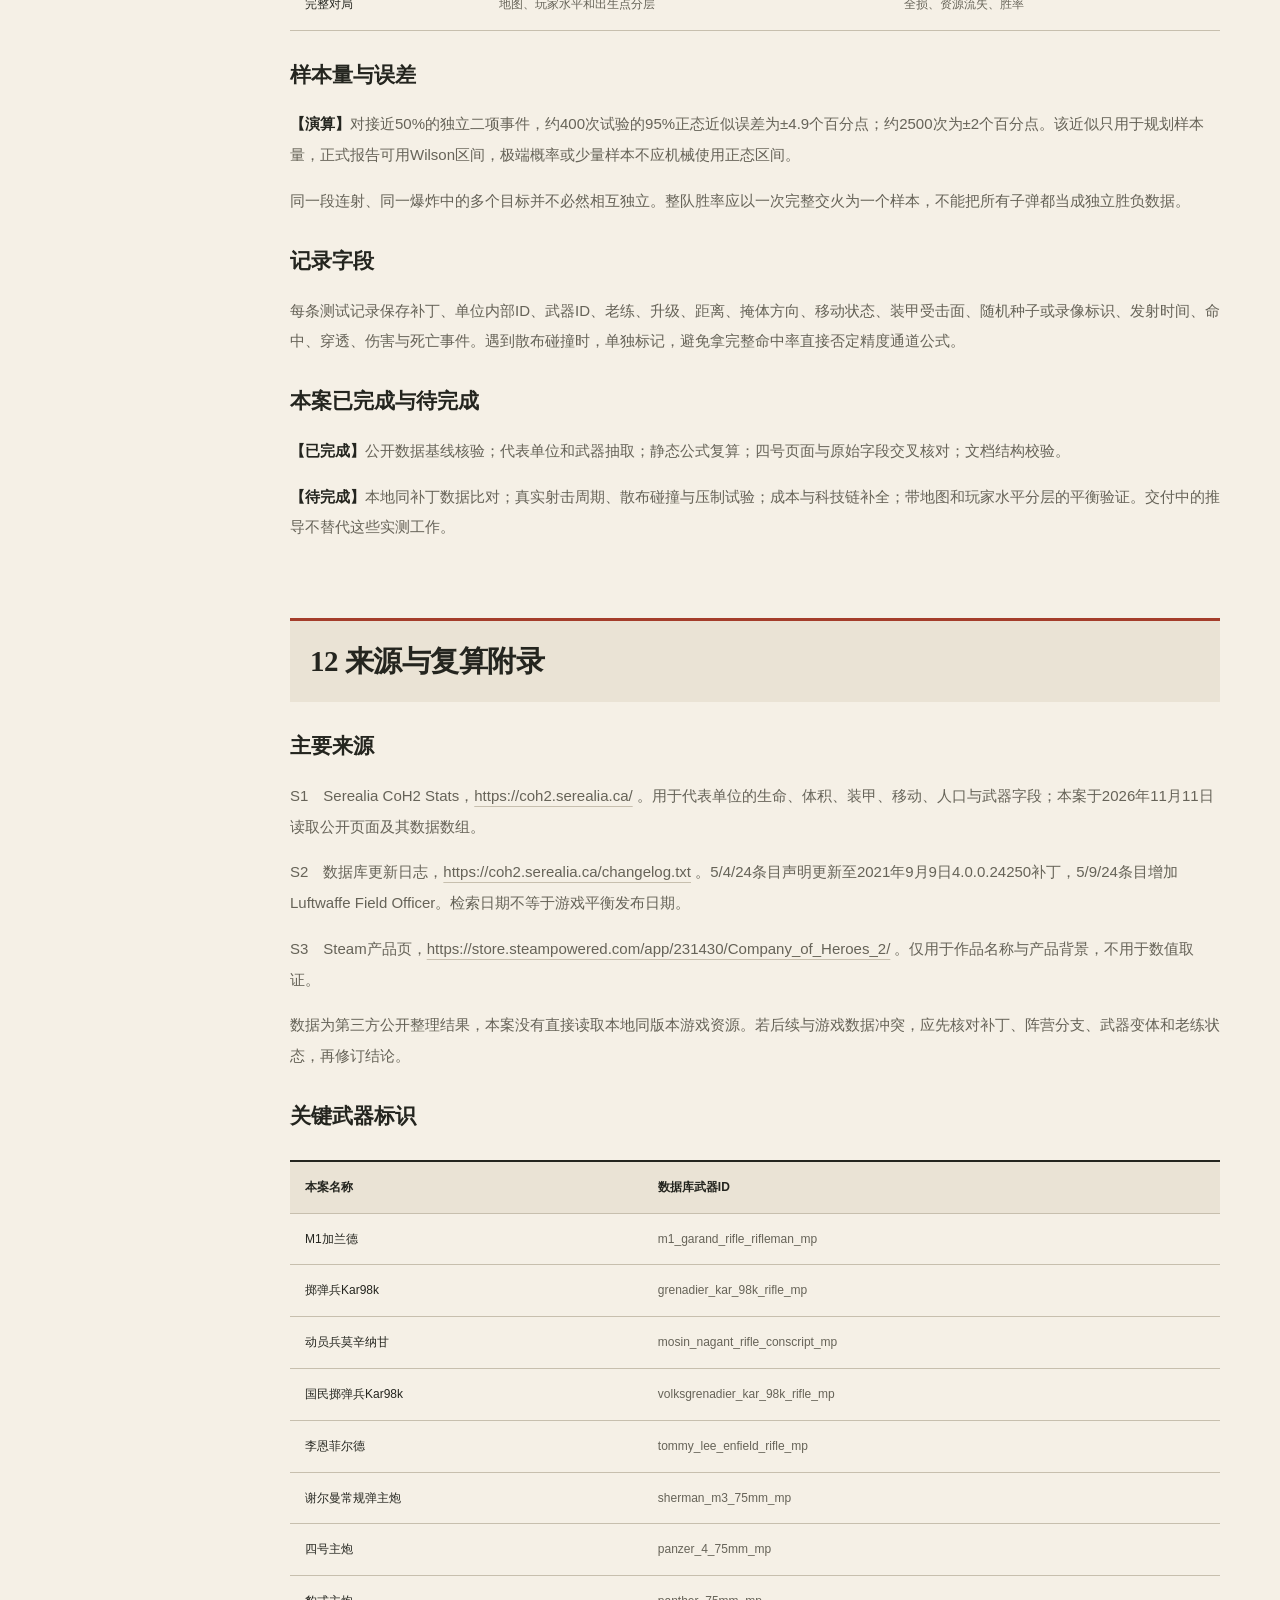
<file: company-of-heroes-2.html>
<!doctype html>
<html lang="zh-CN"><head><meta charset="UTF-8"><meta name="viewport" content="width=device-width, initial-scale=1"><meta name="description" content="英雄连2数值拆解：五阵营步兵、命中与掩体、装甲穿透、坦克对射演算及平衡验证，附完整Word文档。"><meta name="theme-color" content="#f5f0e6"><title>英雄连2 · 数值拆解案 | Gycccc</title><link rel="icon" href="assets/favicon.svg" type="image/svg+xml"><link rel="stylesheet" href="styles.css"><script src="main.js" defer></script><style>.coh2-case td{overflow-wrap:anywhere}.coh2-case p{overflow-wrap:anywhere}.coh2-case .case-toc{gap:9px}.coh2-case .case-toc a{line-height:1.6}</style></head><body class="coh2-case">
<a class="skip" href="#main">跳转到正文</a>
<header class="header wrap"><a class="brand" href="./" aria-label="Gycccc 作品集首页"><span>Gycccc<span class="brand-sub">GAME DESIGN JOURNAL</span></span></a><button class="menu-toggle" aria-expanded="false" aria-controls="navigation">菜单 <span>＋</span></button><nav id="navigation" aria-label="主导航"><a href="index.html#work">精选作品</a><a href="index.html#games">游玩经历</a><a href="index.html#approach">策划思路</a><a href="index.html#about">关于</a><a class="nav-action" href="assets/company-of-heroes-2-breakdown.docx" download>下载策划案 <span>↓</span></a></nav></header>
<main id="main"><section class="case-hero wrap"><a class="back-link" href="index.html#work">← 返回精选作品</a><p class="eyebrow">CASE STUDY 004 / COMBAT SYSTEMS</p><h1>英雄连2<br>数值拆解案</h1><p class="case-intro">从一发子弹到一次交火，拆解命中、掩体、穿甲与减员的关系，解释战场操作如何改变数值收益。</p><div class="case-meta"><span>项目类型 / 独立研究 · 非官方</span><span>数据基线 / 4.0.0.24250</span><span>整理时间 / 2026年11月11日</span></div><div class="case-actions" style="margin-top:24px"><a class="button" href="#chapter-06">阅读坦克对射演算 <span>↓</span></a><a class="text-link" href="#download">下载完整文档 <span>↓</span></a></div></section><div class="wrap case-body"><aside class="case-toc" aria-label="项目目录"><span>ON THIS PAGE</span><a href="#overview">项目概览与阅读说明</a><a href="#chapter-01">01 数据结构与分析口径</a><a href="#chapter-02">02 步兵基础数值与生存模型</a><a href="#chapter-03">03 距离命中与掩体收益</a><a href="#chapter-04">04 射击节奏与减员反馈</a><a href="#chapter-05">05 装甲生存与主炮参数</a><a href="#chapter-06">06 谢尔曼与四号的对射演算</a><a href="#chapter-07">07 射程穿深与收益饱和</a><a href="#chapter-08">08 范围伤害与特殊机制</a><a href="#chapter-09">09 资源投入与时间经济</a><a href="#chapter-10">10 老练成长与平衡设计</a><a href="#chapter-11">11 验证矩阵与验收方法</a><a href="#chapter-12">12 来源与复算附录</a><a href="#download">完整文档下载</a></aside><article class="case-content"><section id="overview">
<h2>阅读目的与核心结论</h2>
<p>本案面向游戏系统策划与战斗数值策划，以可核验的公开字段解释《英雄连2》的战斗结果。研究重点是步兵命中与减员、掩体收益、装甲穿透、射击周期，以及资源投入如何转化为地图控制。它是一份已有游戏的数值拆解，不是官方设计文档，也不是当前版本全兵种强度榜。</p>
<p>《英雄连2》的核心数值特点是情境依赖。同一武器的有效输出会随距离、目标体积、掩体、移动和装甲朝向变化；同一小队的火力会随成员死亡持续下降。因此，面板伤害、整队总血量或单位价格，都不足以单独解释胜负。</p>
<p>本案采用三种证据标记。【原值】为公开数据库字段；【演算】为在明确条件下计算的结果；【建议】为策划分析或待验证方案。所有时间估算均说明是否忽略动画、散布碰撞和战场干扰。</p>
<div class="table-scroll" tabindex="0" role="region" aria-label="项目概览与阅读说明数据表，可横向滚动"><table><thead><tr>
<th scope="col">项目</th>
<th scope="col">范围</th>
</tr></thead><tbody>
<tr><td>研究样本</td><td>五阵营基础步兵；谢尔曼、东德四号、东德豹式、T-34/76、SU-85</td></tr>
<tr><td>数据来源</td><td>Serealia CoH2 Stats 与其更新日志；检索日期为2026年11月11日</td></tr>
<tr><td>版本边界</td><td>更新日志声明主数据基于4.0.0.24250；不能据此声称是2026年最新平衡</td></tr>
<tr><td>未覆盖</td><td>全指挥官技能、全单位价格、完整老练矩阵、战役脚本、地图专属规则</td></tr>
<tr><td>实测边界</td><td>未运行本地游戏对战；命中率与时间结果为模型计算，并非对战统计</td></tr>
</tbody></table></div>
<h2>内容导航</h2>
<p>01 数据结构与分析口径　02 步兵基础数值　03 命中与掩体　04 射击周期与减员</p>
<p>05 装甲与主炮　06 中型坦克对射　07 射程与穿深边际收益　08 范围伤害与特殊机制</p>
<p>09 资源与时间经济　10 成长与平衡调整　11 验证方案　12 来源与复算附录</p>
</section><section id="chapter-01">
<h2>01 数据结构与分析口径</h2>
<h3>从单位到战斗结果</h3>
<p>分析单位时，应先区分小队、实体、武器和状态。小队负责编制与人口等组织信息；实体提供生命、体积与装甲；武器提供伤害、精度、穿深及射击节奏；状态改变掩体、移动、老练或技能修正。把这些层的数据直接相加，容易重复计算升级武器或重复应用老练加成。</p>
<div class="table-scroll" tabindex="0" role="region" aria-label="01 数据结构与分析口径数据表，可横向滚动"><table><thead><tr>
<th scope="col">数据层</th>
<th scope="col">典型字段</th>
<th scope="col">分析用途</th>
</tr></thead><tbody>
<tr><td>小队</td><td>编制、人口、可用武器与升级</td><td>确定实际参战配置</td></tr>
<tr><td>实体</td><td>生命、目标体积、正背甲、速度</td><td>确定存活与被命中条件</td></tr>
<tr><td>武器</td><td>伤害、精度、距离节点、穿深</td><td>计算单发有效伤害</td></tr>
<tr><td>时间</td><td>瞄准、冷却、装填、连射、前后摇</td><td>计算初次开火与持续输出</td></tr>
<tr><td>状态</td><td>移动、掩体、老练、技能</td><td>构造具体战斗场景</td></tr>
</tbody></table></div>
<h3>统一比较条件</h3>
<p>除另行说明，采用无老练、无额外技能、满编、默认武器。步兵模型按单个成员计算，再讨论整队；坦克采用指定朝向装甲。移动精度乘数属于射手，目标体积属于受击者，掩体修正属于当前攻击关系。</p>
<p><strong>【原值】</strong>数据库单位列表同时包含基础、升级和特殊武器。步枪兵的默认配置取5支M1加兰德，而不把列表中的火箭筒等可选项加入默认输出。英军步兵班同理，仅选4支李恩菲尔德作为本案基线。</p>
<p><strong>【限制】</strong>部分武器的距离节点在原始数据中用−1表示默认值。四号主炮的网页解析结果明确显示0／20／40；其他未核验的哨兵值不直接插值。本案坦克比较主要使用已命名的近中远节点，避免把不同射程的“远距”误当成同一物理距离。</p>
<h3>核心计算关系</h3>
<p>精度通道命中概率 p命中 = min(1, max(0, 武器精度 × 目标体积 × 精度修正))。</p>
<p>穿透概率 p穿透 = min(1, 穿深 ÷ 当前受击面装甲)，适用于本案正装甲样本。</p>
<p>单发期望直接伤害 E伤害 = p命中 × p穿透 × 单发伤害 × 伤害修正。</p>
<p><strong>【限制】</strong>坦克炮弹散布后的实体碰撞可能产生额外命中；爆炸也可能造成间接伤害。因此上述关系只覆盖精度判定通道，不能当作完整引擎命中率。</p>
</section><section id="chapter-02">
<h2>02 步兵基础数值与生存模型</h2>
<h3>五阵营基础步兵样本</h3>
<p><strong>【原值】</strong>下表为本案选定的基础编制。目标体积小于1表示更难被小武器精度判定命中，不代表直接减伤。</p>
<div class="table-scroll" tabindex="0" role="region" aria-label="02 步兵基础数值与生存模型数据表，可横向滚动"><table><thead><tr>
<th scope="col">单位</th>
<th scope="col">人数</th>
<th scope="col">单人生命</th>
<th scope="col">目标体积</th>
<th scope="col">默认步枪伤害</th>
</tr></thead><tbody>
<tr><td>美军步枪兵</td><td>5</td><td>80</td><td>0.97</td><td>8</td></tr>
<tr><td>东德掷弹兵</td><td>4</td><td>80</td><td>0.91</td><td>16</td></tr>
<tr><td>苏军动员兵</td><td>6</td><td>80</td><td>1.087</td><td>12</td></tr>
<tr><td>西德国民掷弹兵</td><td>5</td><td>80</td><td>1.00</td><td>12</td></tr>
<tr><td>英军步兵班</td><td>4</td><td>80</td><td>0.85</td><td>14</td></tr>
</tbody></table></div>
<p><strong>【演算】</strong>基础总生命分别为400、320、480、400、320，但这些生命分布在独立成员上，并非共享血池。四人队遭遇一次多目标爆炸时，可能比总血量相近的分散队形更容易整队损失；单看480与320无法推出动员兵一定更耐打。</p>
<h3>有效生命的使用边界</h3>
<p>在命中未封顶、武器固定、无装甲差异的简化条件下，可用“生命÷目标体积”比较单个模型对精度型小武器的相对生存性。</p>
<div class="table-scroll" tabindex="0" role="region" aria-label="02 步兵基础数值与生存模型数据表，可横向滚动"><table><thead><tr>
<th scope="col">单位</th>
<th scope="col">80÷目标体积</th>
<th scope="col">相对体积1模型</th>
</tr></thead><tbody>
<tr><td>步枪兵</td><td>82.47</td><td>约提升3.09%</td></tr>
<tr><td>掷弹兵</td><td>87.91</td><td>约提升9.89%</td></tr>
<tr><td>动员兵</td><td>73.60</td><td>约降低8.00%</td></tr>
<tr><td>国民掷弹兵</td><td>80.00</td><td>基准</td></tr>
<tr><td>英军步兵班</td><td>94.12</td><td>约提升17.65%</td></tr>
</tbody></table></div>
<p>这些结果是命中概率意义上的代理指标，不适用于必中、范围伤害或命中率已经封顶的攻击，也未包含英军的状态依赖效果。</p>
<h3>伤害阈值</h3>
<p>80生命目标在无减伤且每发命中的条件下，8伤害需要10发，12伤害需要7发，14伤害需要6发，16伤害需要5发。最后一发的溢出伤害不会自动转移给下一名成员。设计时应同时检查每发伤害与击杀所需命中数，不能只检查连续DPS。</p>
</section><section id="chapter-03">
<h2>03 距离命中与掩体收益</h2>
<h3>步枪精度节点</h3>
<p><strong>【原值】</strong>精度是与目标体积相乘之前的武器值。百分比仅为显示形式。</p>
<div class="table-scroll" tabindex="0" role="region" aria-label="03 距离命中与掩体收益数据表，可横向滚动"><table><thead><tr>
<th scope="col">默认步枪</th>
<th scope="col">近距精度</th>
<th scope="col">中距精度</th>
<th scope="col">远距精度</th>
<th scope="col">节点距离</th>
</tr></thead><tbody>
<tr><td>M1加兰德</td><td>71.30%</td><td>66.70%</td><td>51.75%</td><td>6／16／35</td></tr>
<tr><td>掷弹兵Kar98k</td><td>74.80%</td><td>66.10%</td><td>59.80%</td><td>0／25／35</td></tr>
<tr><td>动员兵莫辛纳甘</td><td>75.72%</td><td>65.99%</td><td>55.65%</td><td>0／25／35</td></tr>
<tr><td>国民掷弹兵Kar98k</td><td>74.80%</td><td>71.30%</td><td>67.90%</td><td>0／25／35</td></tr>
<tr><td>李恩菲尔德</td><td>67.60%</td><td>63.70%</td><td>59.80%</td><td>0／25／35</td></tr>
</tbody></table></div>
<p>相同名称的武器不保证相同配置。国民掷弹兵远距精度高于掷弹兵，但其每发伤害较低；再考虑冷却与瞄准，不能由精度排名推出整队DPS排名。</p>
<h3>掩体的乘法效应</h3>
<p><strong>【原值】</strong>以M1加兰德的cover_table为例。这里是该武器的修正，不是所有攻击类型通用规则。</p>
<div class="table-scroll" tabindex="0" role="region" aria-label="03 距离命中与掩体收益数据表，可横向滚动"><table><thead><tr>
<th scope="col">受击环境</th>
<th scope="col">精度乘数</th>
<th scope="col">伤害乘数</th>
<th scope="col">单发期望相对露天</th>
</tr></thead><tbody>
<tr><td>露天</td><td>1</td><td>1</td><td>100%</td></tr>
<tr><td>轻掩体</td><td>0.5</td><td>1</td><td>50%</td></tr>
<tr><td>重掩体</td><td>0.5</td><td>0.5</td><td>25%</td></tr>
<tr><td>建筑驻军</td><td>0.55</td><td>0.5</td><td>27.5%</td></tr>
<tr><td>负掩体</td><td>1.25</td><td>1.25</td><td>156.25%</td></tr>
</tbody></table></div>
<p><strong>【演算】</strong>35距离处，加兰德攻击体积0.91的掷弹兵：露天命中率为0.5175×0.91＝47.0925%；单发期望伤害为3.7674。有效重掩体下命中率为23.54625%，命中伤害为4，单发期望伤害降为0.94185。</p>
<p><strong>【结论】</strong>在这一受控条件中，重掩体将期望伤害降至四分之一。绕侧使掩体失效，能够产生比小幅提升武器属性更大的收益。</p>
<p><strong>【限制】</strong>掩体有方向与距离等适用条件，建筑和特殊武器另有规则；不能把“重掩体四倍生存”推广到所有近距离交火、手雷、火焰或炮击。负掩体156.25%的结果也要求命中未被上限截断。</p>
</section><section id="chapter-04">
<h2>04 射击节奏与减员反馈</h2>
<h3>为什么伤害乘精度还不是DPS</h3>
<p>完整持续输出还取决于瞄准、冷却、装填频率、连射时长与动画时序。不同字段可能按引擎规则衔接或重叠，必须以数据库算法或受控实测核验，不能机械相加所有时间。</p>
<div class="table-scroll" tabindex="0" role="region" aria-label="04 射击节奏与减员反馈数据表，可横向滚动"><table><thead><tr>
<th scope="col">武器</th>
<th scope="col">每发伤害</th>
<th scope="col">装填时长</th>
<th scope="col">移动精度乘数</th>
<th scope="col">移动冷却乘数</th>
</tr></thead><tbody>
<tr><td>M1加兰德</td><td>8</td><td>2.1至2.8秒</td><td>0.6</td><td>1.25</td></tr>
<tr><td>掷弹兵Kar98k</td><td>16</td><td>1.5至2.6秒</td><td>0.5</td><td>1.5</td></tr>
<tr><td>莫辛纳甘</td><td>12</td><td>2.4至3.4秒</td><td>0.5</td><td>1.5</td></tr>
<tr><td>国民掷弹兵Kar98k</td><td>12</td><td>1.5至2.6秒</td><td>0.5</td><td>1.5</td></tr>
<tr><td>李恩菲尔德</td><td>14</td><td>1.25秒</td><td>0.5</td><td>1.5</td></tr>
</tbody></table></div>
<p><strong>【原值】</strong>上述装填时间是一次装填行为的时长，不是每发间隔。加兰德冷却基础区间为0.5至1秒，近中远乘数为0.5／0.75／1.25；其射击瞄准还有独立距离修正，不能只按装填时间算射速。</p>
<p><strong>【演算】</strong>如果仅把精度与冷却视为影响项，加兰德移动输出代理比为0.6÷1.25＝48%；其他样本为0.5÷1.5＝33.33%。这只是冷却主导假设下的代理值，并非真实移动DPS。它提示加兰德在移动交火中可能保留更高比例的火力，需要进一步实测。</p>
<h3>减员形成正反馈</h3>
<p>五名成员各持一支相同武器且射界一致时，首名成员死亡后瞬时火力由5份降为4份，损失20%；四人队同样损失一人则下降25%。因此先造成减员的一方不仅获得生命优势，也降低了后续承伤。</p>
<p>更完整的交战模型应在每次死亡后更新存活人数、武器持有人、目标选择和下一发时间。班用机枪、拾取武器与成员转移会改变“少一人少一份等额火力”的假设。</p>
<h3>初始齐射与持续输出应分开记录</h3>
<p><strong>【建议】</strong>数值表分别列出首次开火延迟、前3秒伤害、前10秒伤害与长期平均DPS。短暂遭遇可能由齐射阈值决定，固定掩体对射更依赖持续输出；用单个DPS字段会掩盖两种不同优势。</p>
</section><section id="chapter-05">
<h2>05 装甲生存与主炮参数</h2>
<h3>代表性装甲单位</h3>
<p><strong>【原值】</strong>四号与豹式均选东德版本，不混入西德同名单位。速度为数据库移动参数，不换算为现实公里每小时。</p>
<div class="table-scroll" tabindex="0" role="region" aria-label="05 装甲生存与主炮参数数据表，可横向滚动"><table><thead><tr>
<th scope="col">单位</th>
<th scope="col">生命</th>
<th scope="col">正甲／背甲</th>
<th scope="col">目标体积</th>
<th scope="col">速度</th>
<th scope="col">人口</th>
</tr></thead><tbody>
<tr><td>M4A3谢尔曼</td><td>640</td><td>160／80</td><td>21</td><td>6.4</td><td>12</td></tr>
<tr><td>东德四号</td><td>640</td><td>180／90</td><td>20</td><td>6.3</td><td>12</td></tr>
<tr><td>东德豹式</td><td>960</td><td>260／90</td><td>24</td><td>6.6</td><td>18</td></tr>
<tr><td>T-34/76</td><td>640</td><td>150／75</td><td>20</td><td>6.5</td><td>10</td></tr>
<tr><td>SU-85</td><td>640</td><td>140／70</td><td>18</td><td>5.7</td><td>15</td></tr>
</tbody></table></div>
<p>装甲减少的是成功穿透的概率；生命决定需要承受多少次有效伤害；体积影响精度通道命中。这三类防御机制不能相互替代。豹式有更多生命和更高正甲，但体积也较大，背甲仍为90。</p>
<h3>主炮原始字段</h3>
<div class="table-scroll" tabindex="0" role="region" aria-label="05 装甲生存与主炮参数数据表，可横向滚动"><table><thead><tr>
<th scope="col">主炮</th>
<th scope="col">直接伤害</th>
<th scope="col">近／中／远穿深</th>
<th scope="col">最大射程</th>
<th scope="col">装填时长</th>
</tr></thead><tbody>
<tr><td>谢尔曼75毫米常规弹</td><td>160</td><td>140／120／100</td><td>40</td><td>5.6至6.0秒</td></tr>
<tr><td>四号75毫米</td><td>160</td><td>125／115／110</td><td>40</td><td>5.3至5.7秒</td></tr>
<tr><td>豹式75毫米</td><td>160</td><td>260／240／220</td><td>50</td><td>5.2至5.6秒</td></tr>
<tr><td>T-34/76主炮</td><td>160</td><td>120／100／80</td><td>40</td><td>6.1秒</td></tr>
<tr><td>SU-85主炮</td><td>160</td><td>240／230／220</td><td>60</td><td>5.4秒</td></tr>
</tbody></table></div>
<p><strong>【演算】</strong>仅考虑160伤害的完整穿透，640生命需要4次，960生命需要6次。对于640生命目标，伤害提高到176仍需4次命中；提高至至少213.34才可在实数模型中实现3次击杀，实际字段取值需检查引擎舍入。</p>
<p><strong>【结论】</strong>更高穿深改善每发转化为伤害的概率，更高伤害可能跨越击杀阈值，更长射程提供先手窗口。三种收益应分别衡量。</p>
</section><section id="chapter-06">
<h2>06 谢尔曼与四号的对射演算</h2>
<h3>场景与单发结果</h3>
<p><strong>【演算】</strong>双方静止、无老练、40距离、满生命，使用基础主炮。只计算精度命中后穿透的直接伤害，排除散布碰撞、范围伤害、修理、掩体和其他攻击者。</p>
<p>两炮远距基础精度均为0.025。谢尔曼射击四号，命中率为0.025×20＝50%；四号射击谢尔曼，为0.025×21＝52.5%。</p>
<div class="table-scroll" tabindex="0" role="region" aria-label="06 谢尔曼与四号的对射演算数据表，可横向滚动"><table><thead><tr>
<th scope="col">射击关系</th>
<th scope="col">精度命中率</th>
<th scope="col">穿透率</th>
<th scope="col">每发有效伤害概率</th>
<th scope="col">单发期望伤害</th>
</tr></thead><tbody>
<tr><td>谢尔曼→四号正甲</td><td>50%</td><td>55.56%</td><td>27.78%</td><td>44.44</td></tr>
<tr><td>四号→谢尔曼正甲</td><td>52.5%</td><td>68.75%</td><td>36.09%</td><td>57.75</td></tr>
<tr><td>谢尔曼→四号背甲</td><td>50%</td><td>100%</td><td>50%</td><td>80.00</td></tr>
<tr><td>四号→谢尔曼背甲</td><td>52.5%</td><td>100%</td><td>52.5%</td><td>84.00</td></tr>
</tbody></table></div>
<p><strong>【结论】</strong>在此场景下，四号具有更高的单发正面有效伤害；谢尔曼转打四号背甲，单发期望伤害由44.44增至80，提升80%。这解释了侧击如何改变正面对射劣势，但不构成所有场景的单位排名。</p>
<h3>预期发射数与时间代理</h3>
<p>目标需要4次有效命中，若每发成功概率固定为p，则预期发射数为4÷p。若首发在0秒、后续每隔T秒开火，预期击杀时间为(4÷p−1)×T。该公式没有加入首次瞄准，也不描述同步对射的胜率。</p>
<div class="table-scroll" tabindex="0" role="region" aria-label="06 谢尔曼与四号的对射演算数据表，可横向滚动"><table><thead><tr>
<th scope="col">射击关系</th>
<th scope="col">预期发射数</th>
<th scope="col">仅装填间隔T</th>
<th scope="col">时间代理</th>
</tr></thead><tbody>
<tr><td>谢尔曼→四号正甲</td><td>14.40</td><td>5.8秒</td><td>77.72秒</td></tr>
<tr><td>四号→谢尔曼正甲</td><td>11.08</td><td>5.5秒</td><td>55.45秒</td></tr>
<tr><td>谢尔曼→四号背甲</td><td>8.00</td><td>5.8秒</td><td>40.60秒</td></tr>
<tr><td>四号→谢尔曼背甲</td><td>7.62</td><td>5.5秒</td><td>36.40秒</td></tr>
</tbody></table></div>
<p><strong>【限制】</strong>T取装填区间的均值，只用于展示概率与节奏的关系。四号数据库页面的汇总“Reload”为5.75秒，而原始装填均值为5.5秒，说明网页汇总包含额外时序处理。上表不是游戏内实测TTK，也不应直接作为攻略中的击杀秒数。</p>
</section><section id="chapter-07">
<h2>07 射程穿深与收益饱和</h2>
<h3>豹式正背甲对穿深价值的改变</h3>
<p><strong>【演算】</strong>只比较穿透环节，使用T-34/76远距穿深80，对豹式正甲260的穿透率为30.77%，对背甲90为88.89%。不改变命中条件时，转打背甲将这一环节的成功率提高至约2.89倍。</p>
<div class="table-scroll" tabindex="0" role="region" aria-label="07 射程穿深与收益饱和数据表，可横向滚动"><table><thead><tr>
<th scope="col">对豹式的穿深输入</th>
<th scope="col">对260正甲穿透率</th>
<th scope="col">对90背甲穿透率</th>
</tr></thead><tbody>
<tr><td>80</td><td>30.77%</td><td>88.89%</td></tr>
<tr><td>100</td><td>38.46%</td><td>100%</td></tr>
<tr><td>220</td><td>84.62%</td><td>100%</td></tr>
<tr><td>260</td><td>100%</td><td>100%</td></tr>
</tbody></table></div>
<p><strong>【结论】</strong>穿深在低于装甲时近似线性提升穿透概率，达到装甲后收益饱和。把某炮穿深从220提高到240，对90背甲没有新增穿透收益，对260正甲则有约9.09%的相对穿透收益。</p>
<h3>射程不只是DPS以外的附属属性</h3>
<p>SU-85最大射程60，豹式50，样本中型坦克40；这些差异可能形成先手与无伤输出窗口。但样本基础视野均为35，满射程射击通常依赖额外视野、单位技能或友军侦察，不能把最大射程直接等同于独立发现距离。</p>
<p><strong>【演算】</strong>理想直线接近时，SU-85对射程40目标的20距离优势，若目标已达速度6.3且SU-85静止，跨越该窗口约需20÷6.3＝3.17秒。该值排除了起步、转向、寻路和视野，只表示窗口量级，不能保证额外打出两炮。</p>
<h3>移动射击的差异</h3>
<p><strong>【原值】</strong>谢尔曼主炮移动精度乘数为0.75；本案其他四种主炮为0.5。上述四号目标上的50%静止精度命中率，谢尔曼移动后变为37.5%；四号攻击谢尔曼的52.5%则变为26.25%。这里只改变射手移动修正，实际接近同时会改变距离与装甲朝向。</p>
<p><strong>【建议】</strong>坦克平衡应同时报告正面静止、移动追击、背甲侧击三种场景。只测固定距离木桩，会漏掉机动与操控能转换成的数值收益。</p>
</section><section id="chapter-08">
<h2>08 范围伤害与特殊机制</h2>
<h3>爆炸伤害需要独立分析</h3>
<p><strong>【原值】</strong>四号主炮爆炸半径2.5，近中远爆炸节点为0.75／1.25／1.875，对应伤害160／56／8。网页给出的80伤害距离约为1.13。</p>
<p><strong>【演算】</strong>在0.75到1.25间按线性伤害衰减求80伤害交点：0.75＋(160−80)÷(160−56)×0.5＝1.1346，与网页显示相符。这是对插值理解的交叉核验，不代表圆内每名士兵都必然受到对应伤害。</p>
<div class="table-scroll" tabindex="0" role="region" aria-label="08 范围伤害与特殊机制数据表，可横向滚动"><table><thead><tr>
<th scope="col">爆炸分析变量</th>
<th scope="col">为什么影响结果</th>
</tr></thead><tbody>
<tr><td>落点与成员位置</td><td>决定每名成员距离爆心的距离</td></tr>
<tr><td>队形密度</td><td>决定同一爆炸覆盖的成员数量</td></tr>
<tr><td>伤害衰减曲线</td><td>决定致死区与擦伤区的面积</td></tr>
<tr><td>掩体与特殊规则</td><td>可能改变伤害结算与有效受击</td></tr>
<tr><td>散布与碰撞</td><td>改变落点分布和直接命中的机会</td></tr>
</tbody></table></div>
<p><strong>【结论】</strong>评价反步兵坦克炮，应统计平均减员、至少击杀一人的概率与整队损失概率，而不能只比较160点直击伤害。</p>
<h3>条件伤害不能漏读</h3>
<p><strong>【原值】</strong>M9巴祖卡基础伤害字段为26，效果字段含对非步兵目标额外54伤害；满足该条件时合计80。PIAT同类字段为33加67，条件满足时为100。只读取damage字段会严重低估其指定目标伤害；也不能把条件附加值无条件应用于所有目标。</p>
<h3>压制与控制的间接产出</h3>
<p>压制改变敌方移动、开火及位置选择，其价值可能体现为无法占点或无法接近，而不是击杀数。应另建压制积累、恢复、作用范围、架设时间与目标行为的模型；本案未核验完整压制常数，因此不填入推测值。</p>
<h3>弹种与武器类别</h3>
<p>谢尔曼高爆弹与常规弹是独立配置。高爆弹穿深为25，即便直接伤害字段同为160，也不能认为其反装甲与反步兵效率等同于常规弹。火焰、狙击与特殊弹药同样应分别处理，禁止套用本案步枪掩体表作为全局规则。</p>
</section><section id="chapter-09">
<h2>09 资源投入与时间经济</h2>
<h3>多资源约束</h3>
<p>人力、燃油、弹药、人口和时间承担不同约束。人力还用于补员；燃油限制技术与车辆节奏；弹药影响升级和技能使用；人口约束军队规模；单位撤退、修理与行军会减少可投入战场的时间。资源不能用未经验证的固定汇率随意相加。</p>
<p><strong>【限制】</strong>本次公开字段核验未完成所有单位的购买、补员、维护与科技成本。因此本章给出可填充模型，不将常见攻略中的价格冒充同补丁原值。</p>
<div class="table-scroll" tabindex="0" role="region" aria-label="09 资源投入与时间经济数据表，可横向滚动"><table><thead><tr>
<th scope="col">核算项目</th>
<th scope="col">计算方式</th>
<th scope="col">必须补齐的数据</th>
</tr></thead><tbody>
<tr><td>补员消耗</td><td>各类死亡人数×对应补员单价之和</td><td>模型价格、补员规则</td></tr>
<tr><td>技术总投入</td><td>前置建筑＋科技＋首个单位成本</td><td>阵营技术路线与时间</td></tr>
<tr><td>有效在场率</td><td>可执行任务时间÷观察总时间</td><td>行军、撤退、修理记录</td></tr>
<tr><td>单位损失率</td><td>被彻底摧毁数量÷投入数量</td><td>全损与可补员损失分离</td></tr>
<tr><td>资源点机会损失</td><td>被剥夺收入率×持续时间</td><td>地图点位与收入规则</td></tr>
</tbody></table></div>
<h3>在场率如何改变输出</h3>
<p><strong>【演算 假设例】</strong>两个单位在接敌时都有10点期望每秒伤害，A在60秒观察期内战斗45秒，B仅战斗30秒，则累计输出代理为450与300。A提高50%，原因是可投入时间，而非武器面板更强。例中数字仅用于展示模型，不对应某个实际单位。</p>
<h3>补员与保存单位</h3>
<p>一次撤退会付出行军时间和地图控制代价，但可能保留整队经验与升级。全损则同时损失已有投入，并需要重新生产；因此玩家追求的不总是最少承伤，而是避免昂贵且不可逆的全损。</p>
<p><strong>【建议】</strong>评估单位时同时报告人力流失、燃油全损、在场率和占点贡献。坦克修理期间没有补员支出，也不等于没有经济成本：维修单位被占用，前线力量暂时减少，对手可能趁机取得资源。</p>
<h3>地图控制的反馈</h3>
<p>赢得交火→保留兵力→占据资源→更早获得科技或单位→提高下一轮交火能力。撤退机制、修理成本、视野限制与侧击机会共同决定这一反馈是否形成无法逆转的滚雪球。需通过完整对局数据检验，不能仅从单兵DPS推断。</p>
</section><section id="chapter-10">
<h2>10 老练成长与平衡设计</h2>
<h3>避免重复应用成长</h3>
<p>数据库可能同时包含基础与老练武器条目。分析时只能选一种方式：使用基础值逐项乘修正，或直接使用已加工的老练值；不能先读取老练精度，再乘一次同一老练增益。</p>
<p><strong>【演算 假设例】</strong>精度提高20%、有效开火周期缩短20%，且命中未封顶，则持续输出代理为1.2÷0.8＝1.5，即提高50%，不是简单相加得到40%。该例为说明乘法叠加，不代表任何单位的实际老练奖励。</p>
<h3>调整优先级与副作用</h3>
<div class="table-scroll" tabindex="0" role="region" aria-label="10 老练成长与平衡设计数据表，可横向滚动"><table><thead><tr>
<th scope="col">调整项</th>
<th scope="col">直接效果</th>
<th scope="col">需要同时检查</th>
</tr></thead><tbody>
<tr><td>精度</td><td>改变有效命中概率</td><td>体积、掩体与命中封顶</td></tr>
<tr><td>每发伤害</td><td>改变伤害及击杀阈值</td><td>齐射爆发、过量伤害</td></tr>
<tr><td>冷却或装填</td><td>改变输出节奏</td><td>首发优势、追击与撤离窗口</td></tr>
<tr><td>穿深</td><td>改变反甲成功率</td><td>对低甲目标是否已饱和</td></tr>
<tr><td>目标体积</td><td>改变被命中概率</td><td>对范围伤害不一定有效</td></tr>
<tr><td>射程</td><td>改变先手与交换窗口</td><td>视野、地图宽度与机动</td></tr>
<tr><td>补员价格</td><td>改变长期消耗</td><td>短期战斗力可能完全不变</td></tr>
</tbody></table></div>
<h3>三个可验证的设计假设</h3>
<p><strong>【建议】</strong>假设一：若某步兵只在远距过强，优先调整远距精度或远距时间倍率，而非全面降低伤害。这样可保留近距定位；验证时需检查所有距离段，而非只看35距离。</p>
<p><strong>【建议】</strong>假设二：若坦克对高甲目标过弱、对轻甲表现合理，可调整穿深而非统一增加伤害。应验证高甲穿透改善幅度，并确认低甲端已饱和而未受额外影响。</p>
<p><strong>【建议】</strong>假设三：若单位初次交火合理但长局压制明显，可先查补员成本、修理效率与在场率。直接削减DPS可能破坏原本合理的战斗角色。</p>
<p>这些是假设驱动的调参方向，不是本案已证实需要上线的平衡补丁。没有真实对局样本，不能认定某阵营整体过强或过弱。</p>
</section><section id="chapter-11">
<h2>11 验证矩阵与验收方法</h2>
<h3>由静态核对走向受控实测</h3>
<p>第一步核对同补丁字段、武器配置和状态；第二步做固定距离单发试验；第三步验证射击节奏与整队减员；最后进入带资源与地图的对局。每一步分别排除变量，避免用一场随机对战解释多个机制。</p>
<div class="table-scroll" tabindex="0" role="region" aria-label="11 验证矩阵与验收方法数据表，可横向滚动"><table><thead><tr>
<th scope="col">试验</th>
<th scope="col">固定条件</th>
<th scope="col">输出指标</th>
</tr></thead><tbody>
<tr><td>单发精度</td><td>固定武器、目标、距离、姿态</td><td>命中率与置信区间</td></tr>
<tr><td>正背甲</td><td>同一攻击者与距离，仅换朝向</td><td>穿透率、弹射比例</td></tr>
<tr><td>掩体收益</td><td>同一射界与队形，替换掩体状态</td><td>每发伤害与减员时间</td></tr>
<tr><td>开火节奏</td><td>静止、无干扰、记录连续开火</td><td>首发延迟、平均发射间隔</td></tr>
<tr><td>小队交火</td><td>满编无老练，重复固定配置</td><td>首次减员、存活数、胜率</td></tr>
<tr><td>范围伤害</td><td>多组固定成员站位</td><td>减员分布与整队损失率</td></tr>
<tr><td>完整对局</td><td>地图、玩家水平和出生点分层</td><td>全损、资源流失、胜率</td></tr>
</tbody></table></div>
<h3>样本量与误差</h3>
<p><strong>【演算】</strong>对接近50%的独立二项事件，约400次试验的95%正态近似误差为±4.9个百分点；约2500次为±2个百分点。该近似只用于规划样本量，正式报告可用Wilson区间，极端概率或少量样本不应机械使用正态区间。</p>
<p>同一段连射、同一爆炸中的多个目标并不必然相互独立。整队胜率应以一次完整交火为一个样本，不能把所有子弹都当成独立胜负数据。</p>
<h3>记录字段</h3>
<p>每条测试记录保存补丁、单位内部ID、武器ID、老练、升级、距离、掩体方向、移动状态、装甲受击面、随机种子或录像标识、发射时间、命中、穿透、伤害与死亡事件。遇到散布碰撞时，单独标记，避免拿完整命中率直接否定精度通道公式。</p>
<h3>本案已完成与待完成</h3>
<p><strong>【已完成】</strong>公开数据基线核验；代表单位和武器抽取；静态公式复算；四号页面与原始字段交叉核对；文档结构校验。</p>
<p><strong>【待完成】</strong>本地同补丁数据比对；真实射击周期、散布碰撞与压制试验；成本与科技链补全；带地图和玩家水平分层的平衡验证。交付中的推导不替代这些实测工作。</p>
</section><section id="chapter-12">
<h2>12 来源与复算附录</h2>
<h3>主要来源</h3>
<p>S1　Serealia CoH2 Stats，<a href="https://coh2.serealia.ca/">https://coh2.serealia.ca/</a> 。用于代表单位的生命、体积、装甲、移动、人口与武器字段；本案于2026年11月11日读取公开页面及其数据数组。</p>
<p>S2　数据库更新日志，<a href="https://coh2.serealia.ca/changelog.txt">https://coh2.serealia.ca/changelog.txt</a> 。5/4/24条目声明更新至2021年9月9日4.0.0.24250补丁，5/9/24条目增加Luftwaffe Field Officer。检索日期不等于游戏平衡发布日期。</p>
<p>S3　Steam产品页，<a href="https://store.steampowered.com/app/231430/Company_of_Heroes_2/">https://store.steampowered.com/app/231430/Company_of_Heroes_2/</a> 。仅用于作品名称与产品背景，不用于数值取证。</p>
<p>数据为第三方公开整理结果，本案没有直接读取本地同版本游戏资源。若后续与游戏数据冲突，应先核对补丁、阵营分支、武器变体和老练状态，再修订结论。</p>
<h3>关键武器标识</h3>
<div class="table-scroll" tabindex="0" role="region" aria-label="12 来源与复算附录数据表，可横向滚动"><table><thead><tr>
<th scope="col">本案名称</th>
<th scope="col">数据库武器ID</th>
</tr></thead><tbody>
<tr><td>M1加兰德</td><td>m1_garand_rifle_rifleman_mp</td></tr>
<tr><td>掷弹兵Kar98k</td><td>grenadier_kar_98k_rifle_mp</td></tr>
<tr><td>动员兵莫辛纳甘</td><td>mosin_nagant_rifle_conscript_mp</td></tr>
<tr><td>国民掷弹兵Kar98k</td><td>volksgrenadier_kar_98k_rifle_mp</td></tr>
<tr><td>李恩菲尔德</td><td>tommy_lee_enfield_rifle_mp</td></tr>
<tr><td>谢尔曼常规弹主炮</td><td>sherman_m3_75mm_mp</td></tr>
<tr><td>四号主炮</td><td>panzer_4_75mm_mp</td></tr>
<tr><td>豹式主炮</td><td>panther_75mm_mp</td></tr>
<tr><td>T-34/76主炮</td><td>t34_76mm_mp</td></tr>
<tr><td>SU-85主炮</td><td>su85_d5t_85mm__mp</td></tr>
</tbody></table></div>
<h3>复算顺序</h3>
<p>先确定实际配置→选择距离节点→乘目标体积和有效精度修正→限制概率上限→按受击面求穿透率→乘伤害与条件修正→加入时间与减员。带爆炸、散布或特殊效果时，另开分支，不能硬塞入同一个单发直接伤害公式。</p>
<p>本文结果一般保留两位小数，计算过程使用未舍入值。640生命四次穿透的例子，采用固定160伤害；概率模型要求每次试验条件不变，目标移动、维修和装甲朝向变化均需重新计算。</p>
<p><strong>【设计总结】</strong>《英雄连2》的数值深度来自多个可被操作改变的条件共同作用。策划分析应把“为什么赢”拆成命中条件、穿透条件、射击节奏、减员过程与资源时间收益，再讨论单个单位是否需要调整。</p>
</section><section id="download"><h2>完整文档下载</h2><div class="download-box"><p>Word文档包含12章、17张表，涵盖五阵营基础步兵、五种装甲单位、掩体与移动修正、正背甲对射、经济分析及平衡验证方法。</p><div class="case-actions"><a class="button" href="assets/company-of-heroes-2-breakdown.docx" download="英雄连2_数值拆解案.docx">下载 Word 文档 <span>↓</span></a><button class="copy-button" data-copy-link>复制项目链接</button></div><div class="status" role="status" aria-live="polite"></div></div><p class="note">数据基于第三方数据库注明的2021年9月9日补丁，检索日期不代表最新平衡版本。文中已区分原值、演算和建议；尚未进行本地实战验证。Word已完成结构与关键计算检查，尚未完成逐页渲染检查。</p><p>游戏名称、商标及原始内容归各自权利人所有。本项目用于独立研究与策划展示，与原作开发商及发行商无隶属关系。</p><a class="text-link" href="index.html#work">浏览全部作品 <span>→</span></a></section></article></div></main><footer class="wrap footer"><a class="brand footer-brand" href="./" aria-label="Gycccc 作品集首页">Gycccc</a><p><a href="https://github.com/gyc-05/gyc-05.github.io" aria-label="查看 Gycccc 的网站 GitHub 仓库">GitHub ↗</a></p><a href="#main">回到顶部 ↑</a></footer>
</body></html>
</file>
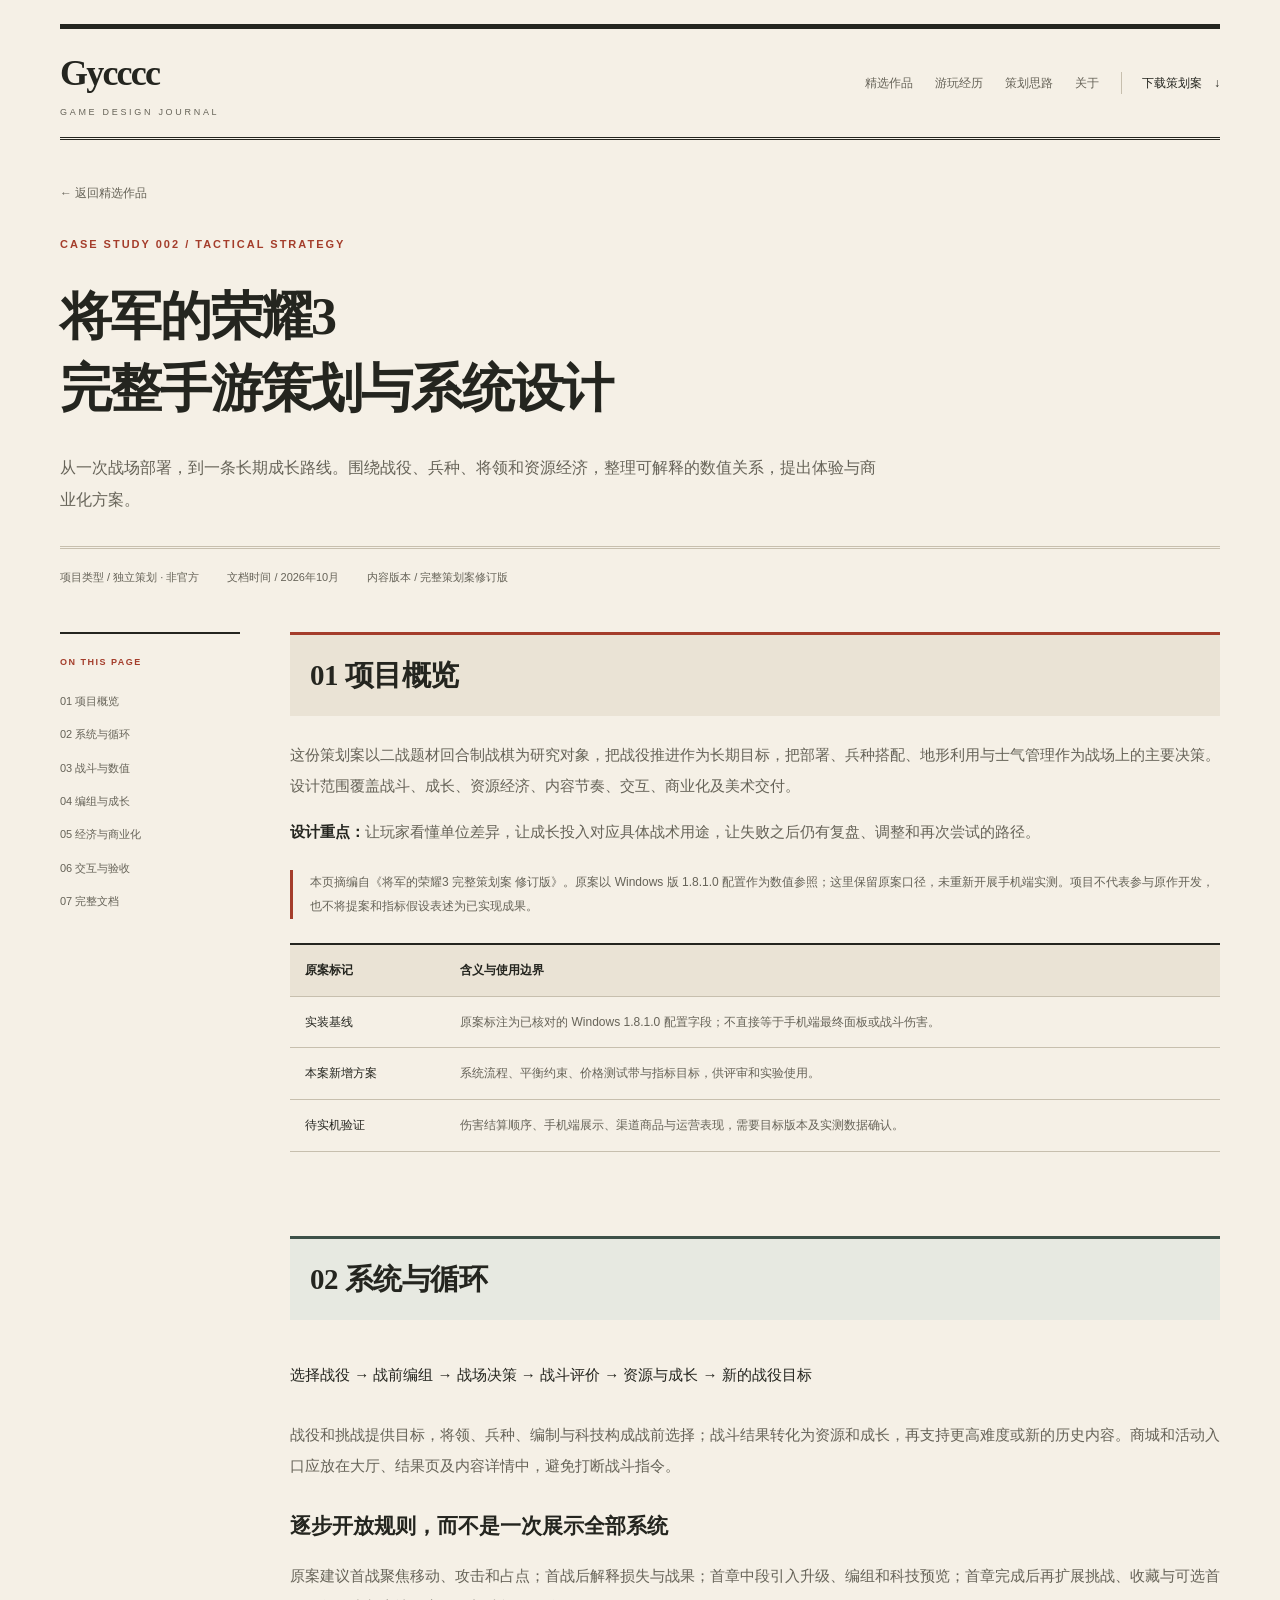
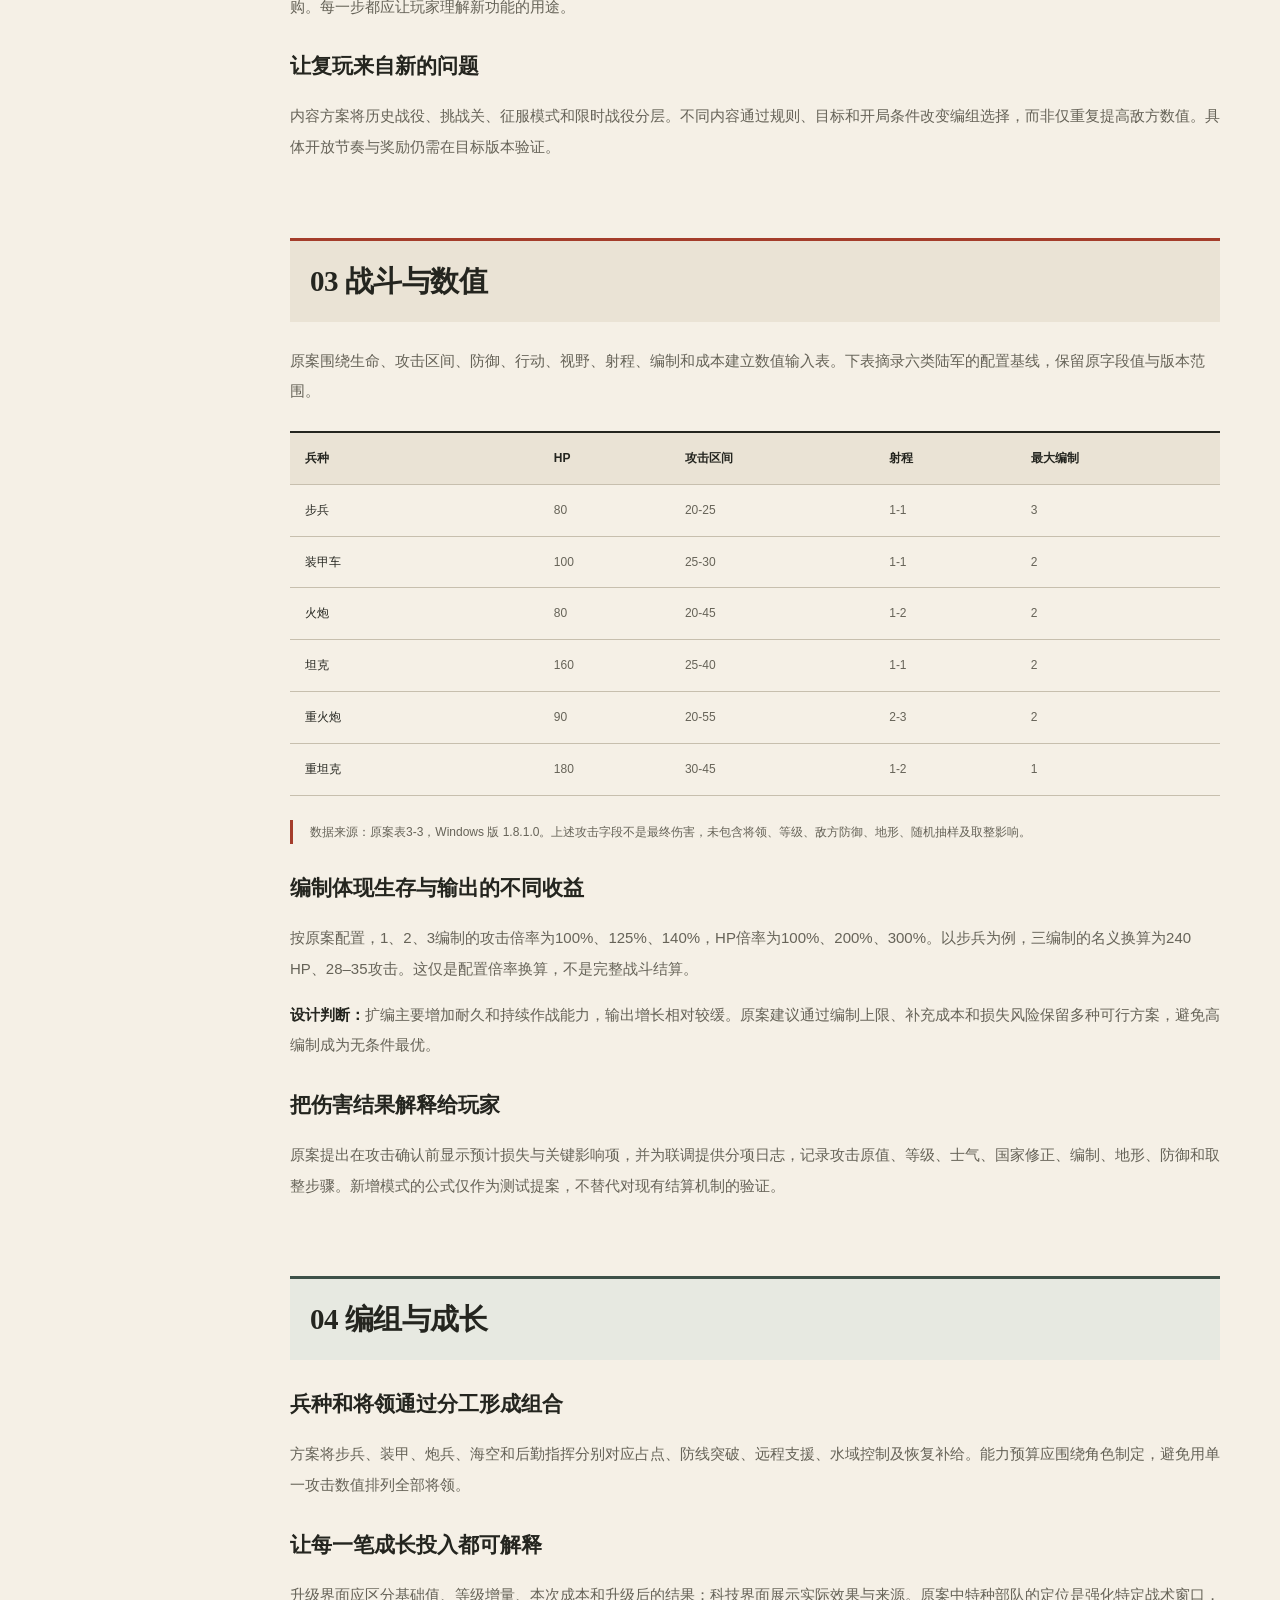
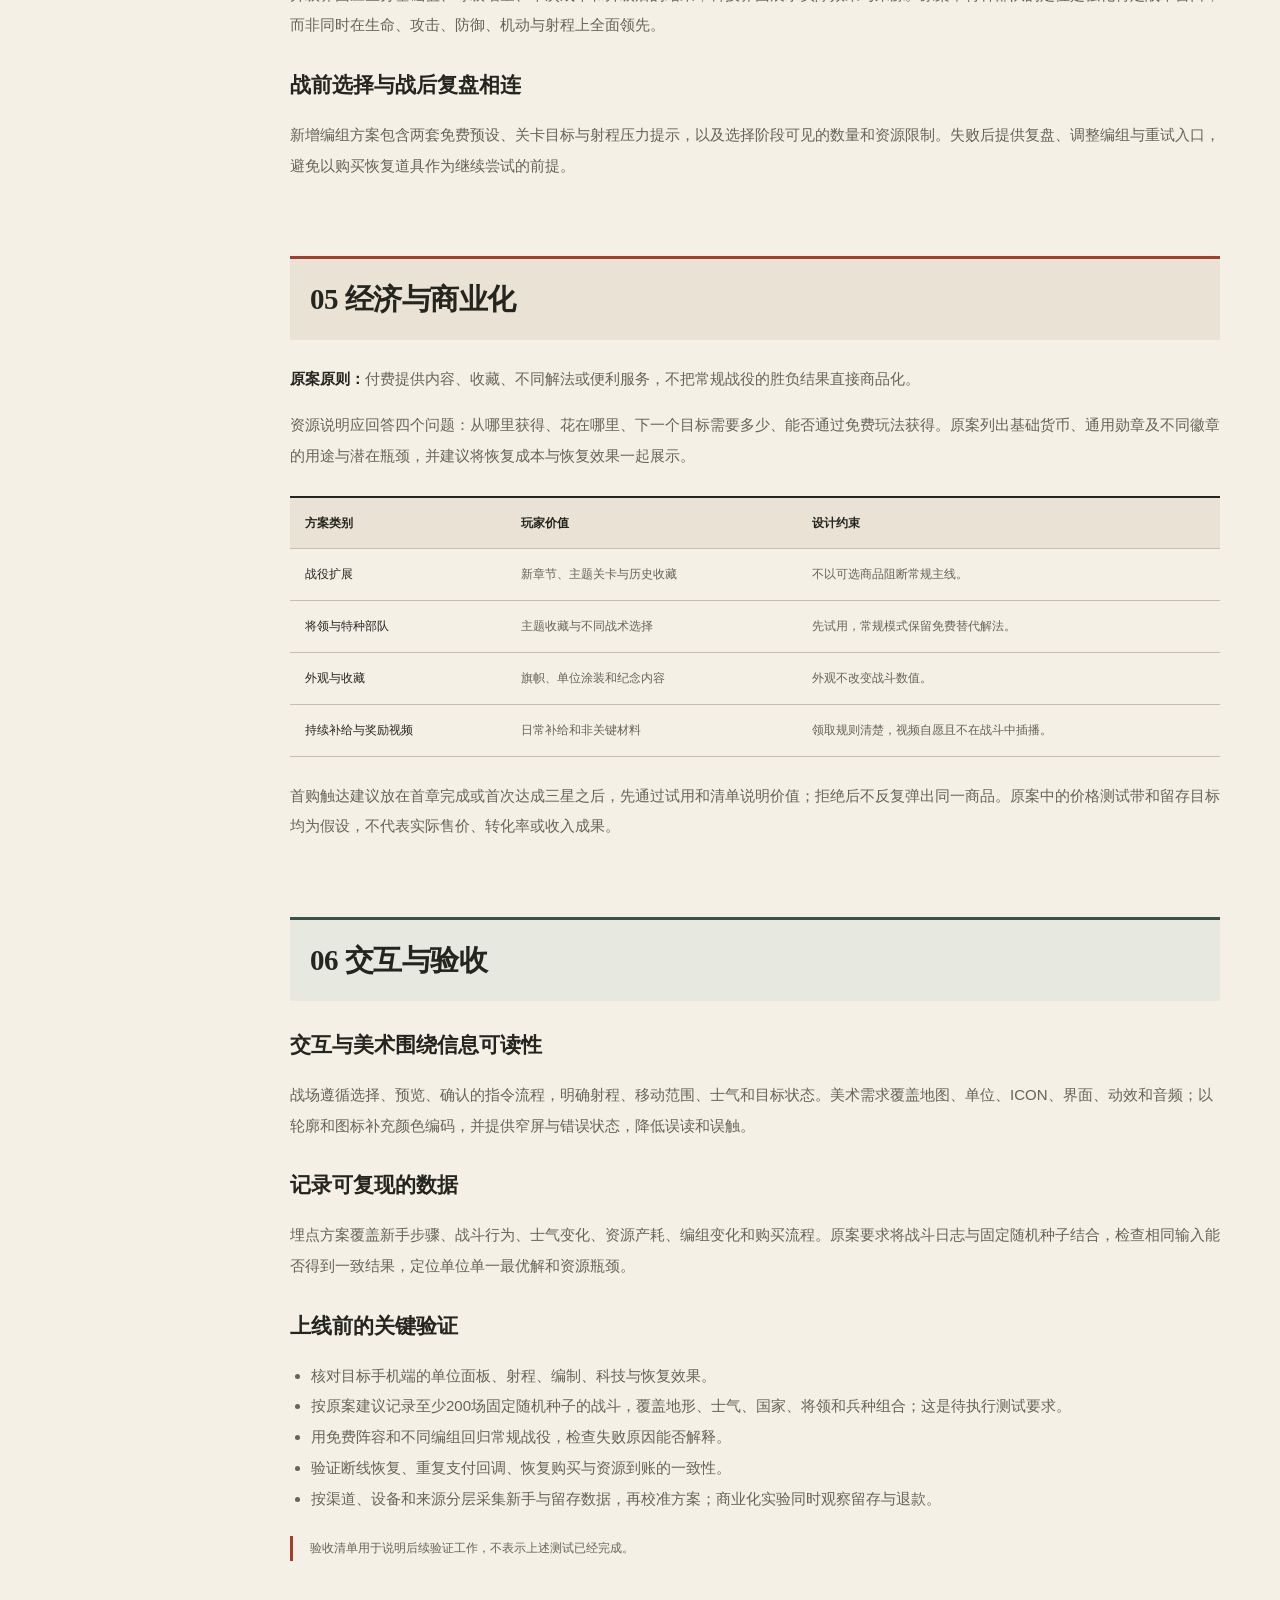
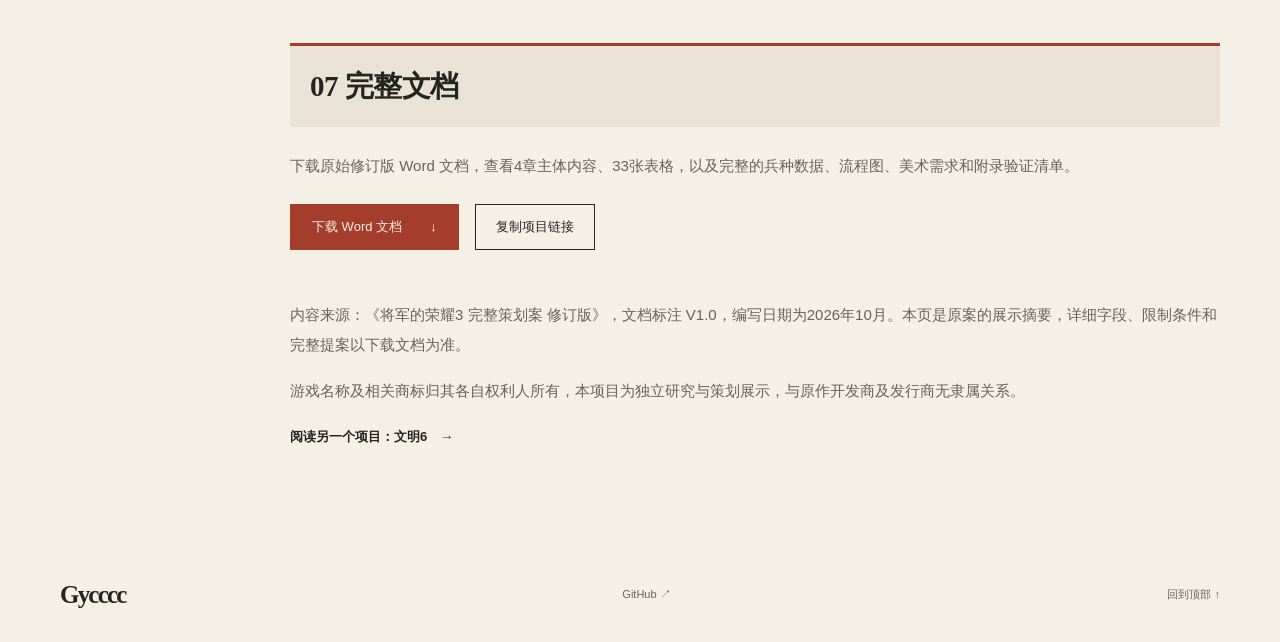
<file: glory-of-generals-3.html>
<!doctype html>
<html lang="zh-CN">
<head>
  <meta charset="UTF-8"><meta name="viewport" content="width=device-width, initial-scale=1">
  <meta name="description" content="Gycccc 的将军的荣耀3手游策划案：战斗规则、兵种数值、将领成长、资源经济、商业化与美术需求，附完整修订版下载。">
  <meta name="theme-color" content="#f5f0e6"><title>将军的荣耀3 · 完整手游策划案 | Gycccc</title>
  <link rel="icon" href="assets/favicon.svg" type="image/svg+xml"><link rel="stylesheet" href="styles.css"><script src="main.js" defer></script>
</head>
<body>
<a class="skip" href="#main">跳转到正文</a>
<header class="header wrap"><a class="brand" href="./" aria-label="Gycccc 作品集首页"><span>Gycccc<span class="brand-sub">GAME DESIGN JOURNAL</span></span></a><button class="menu-toggle" aria-expanded="false" aria-controls="navigation">菜单 <span>＋</span></button><nav id="navigation" aria-label="主导航"><a href="index.html#work">精选作品</a><a href="index.html#games">游玩经历</a><a href="index.html#approach">策划思路</a><a href="index.html#about">关于</a><a class="nav-action" href="assets/glory-of-generals-3-design.docx" download>下载策划案 <span>↓</span></a></nav></header>
<main id="main">
  <section class="case-hero wrap">
    <a class="back-link" href="index.html#work">← 返回精选作品</a>
    <p class="eyebrow">CASE STUDY 002 / TACTICAL STRATEGY</p>
    <h1>将军的荣耀3<br>完整手游策划与系统设计</h1>
    <p class="case-intro">从一次战场部署，到一条长期成长路线。围绕战役、兵种、将领和资源经济，整理可解释的数值关系，提出体验与商业化方案。</p>
    <div class="case-meta"><span>项目类型 / 独立策划 · 非官方</span><span>文档时间 / 2026年10月</span><span>内容版本 / 完整策划案修订版</span></div>
  </section>
  <div class="wrap case-body">
    <aside class="case-toc" aria-label="项目目录"><span>ON THIS PAGE</span><a href="#overview">01 项目概览</a><a href="#loop">02 系统与循环</a><a href="#combat">03 战斗与数值</a><a href="#growth">04 编组与成长</a><a href="#economy">05 经济与商业化</a><a href="#delivery">06 交互与验收</a><a href="#download">07 完整文档</a></aside>
    <article class="case-content">
      <section id="overview"><h2>01 项目概览</h2>
        <p>这份策划案以二战题材回合制战棋为研究对象，把战役推进作为长期目标，把部署、兵种搭配、地形利用与士气管理作为战场上的主要决策。设计范围覆盖战斗、成长、资源经济、内容节奏、交互、商业化及美术交付。</p>
        <p><strong>设计重点：</strong>让玩家看懂单位差异，让成长投入对应具体战术用途，让失败之后仍有复盘、调整和再次尝试的路径。</p>
        <p class="note">本页摘编自《将军的荣耀3 完整策划案 修订版》。原案以 Windows 版 1.8.1.0 配置作为数值参照；这里保留原案口径，未重新开展手机端实测。项目不代表参与原作开发，也不将提案和指标假设表述为已实现成果。</p>
        <div class="table-scroll" tabindex="0" role="region" aria-label="资料状态说明表，可横向滚动"><table><thead><tr><th scope="col">原案标记</th><th scope="col">含义与使用边界</th></tr></thead><tbody><tr><td>实装基线</td><td>原案标注为已核对的 Windows 1.8.1.0 配置字段；不直接等于手机端最终面板或战斗伤害。</td></tr><tr><td>本案新增方案</td><td>系统流程、平衡约束、价格测试带与指标目标，供评审和实验使用。</td></tr><tr><td>待实机验证</td><td>伤害结算顺序、手机端展示、渠道商品与运营表现，需要目标版本及实测数据确认。</td></tr></tbody></table></div>
      </section>
      <section id="loop"><h2>02 系统与循环</h2>
        <p class="flow">选择战役 → 战前编组 → 战场决策 → 战斗评价 → 资源与成长 → 新的战役目标</p>
        <p>战役和挑战提供目标，将领、兵种、编制与科技构成战前选择；战斗结果转化为资源和成长，再支持更高难度或新的历史内容。商城和活动入口应放在大厅、结果页及内容详情中，避免打断战斗指令。</p>
        <h3>逐步开放规则，而不是一次展示全部系统</h3>
        <p>原案建议首战聚焦移动、攻击和占点；首战后解释损失与战果；首章中段引入升级、编组和科技预览；首章完成后再扩展挑战、收藏与可选首购。每一步都应让玩家理解新功能的用途。</p>
        <h3>让复玩来自新的问题</h3>
        <p>内容方案将历史战役、挑战关、征服模式和限时战役分层。不同内容通过规则、目标和开局条件改变编组选择，而非仅重复提高敌方数值。具体开放节奏与奖励仍需在目标版本验证。</p>
      </section>
      <section id="combat"><h2>03 战斗与数值</h2>
        <p>原案围绕生命、攻击区间、防御、行动、视野、射程、编制和成本建立数值输入表。下表摘录六类陆军的配置基线，保留原字段值与版本范围。</p>
        <div class="table-scroll" tabindex="0" role="region" aria-label="陆军单位配置基线，可横向滚动"><table><thead><tr><th scope="col">兵种</th><th scope="col">HP</th><th scope="col">攻击区间</th><th scope="col">射程</th><th scope="col">最大编制</th></tr></thead><tbody><tr><td>步兵</td><td>80</td><td>20-25</td><td>1-1</td><td>3</td></tr>
<tr><td>装甲车</td><td>100</td><td>25-30</td><td>1-1</td><td>2</td></tr>
<tr><td>火炮</td><td>80</td><td>20-45</td><td>1-2</td><td>2</td></tr>
<tr><td>坦克</td><td>160</td><td>25-40</td><td>1-1</td><td>2</td></tr>
<tr><td>重火炮</td><td>90</td><td>20-55</td><td>2-3</td><td>2</td></tr>
<tr><td>重坦克</td><td>180</td><td>30-45</td><td>1-2</td><td>1</td></tr></tbody></table></div>
        <p class="note">数据来源：原案表3-3，Windows 版 1.8.1.0。上述攻击字段不是最终伤害，未包含将领、等级、敌方防御、地形、随机抽样及取整影响。</p>
        <h3>编制体现生存与输出的不同收益</h3>
        <p>按原案配置，1、2、3编制的攻击倍率为100%、125%、140%，HP倍率为100%、200%、300%。以步兵为例，三编制的名义换算为240 HP、28–35攻击。这仅是配置倍率换算，不是完整战斗结算。</p>
        <p><strong>设计判断：</strong>扩编主要增加耐久和持续作战能力，输出增长相对较缓。原案建议通过编制上限、补充成本和损失风险保留多种可行方案，避免高编制成为无条件最优。</p>
        <h3>把伤害结果解释给玩家</h3>
        <p>原案提出在攻击确认前显示预计损失与关键影响项，并为联调提供分项日志，记录攻击原值、等级、士气、国家修正、编制、地形、防御和取整步骤。新增模式的公式仅作为测试提案，不替代对现有结算机制的验证。</p>
      </section>
      <section id="growth"><h2>04 编组与成长</h2>
        <h3>兵种和将领通过分工形成组合</h3>
        <p>方案将步兵、装甲、炮兵、海空和后勤指挥分别对应占点、防线突破、远程支援、水域控制及恢复补给。能力预算应围绕角色制定，避免用单一攻击数值排列全部将领。</p>
        <h3>让每一笔成长投入都可解释</h3>
        <p>升级界面应区分基础值、等级增量、本次成本和升级后的结果；科技界面展示实际效果与来源。原案中特种部队的定位是强化特定战术窗口，而非同时在生命、攻击、防御、机动与射程上全面领先。</p>
        <h3>战前选择与战后复盘相连</h3>
        <p>新增编组方案包含两套免费预设、关卡目标与射程压力提示，以及选择阶段可见的数量和资源限制。失败后提供复盘、调整编组与重试入口，避免以购买恢复道具作为继续尝试的前提。</p>
      </section>
      <section id="economy"><h2>05 经济与商业化</h2>
        <p><strong>原案原则：</strong>付费提供内容、收藏、不同解法或便利服务，不把常规战役的胜负结果直接商品化。</p>
        <p>资源说明应回答四个问题：从哪里获得、花在哪里、下一个目标需要多少、能否通过免费玩法获得。原案列出基础货币、通用勋章及不同徽章的用途与潜在瓶颈，并建议将恢复成本与恢复效果一起展示。</p>
        <div class="table-scroll" tabindex="0" role="region" aria-label="商业化方案与约束，可横向滚动"><table><thead><tr><th scope="col">方案类别</th><th scope="col">玩家价值</th><th scope="col">设计约束</th></tr></thead><tbody><tr><td>战役扩展</td><td>新章节、主题关卡与历史收藏</td><td>不以可选商品阻断常规主线。</td></tr><tr><td>将领与特种部队</td><td>主题收藏与不同战术选择</td><td>先试用，常规模式保留免费替代解法。</td></tr><tr><td>外观与收藏</td><td>旗帜、单位涂装和纪念内容</td><td>外观不改变战斗数值。</td></tr><tr><td>持续补给与奖励视频</td><td>日常补给和非关键材料</td><td>领取规则清楚，视频自愿且不在战斗中插播。</td></tr></tbody></table></div>
        <p>首购触达建议放在首章完成或首次达成三星之后，先通过试用和清单说明价值；拒绝后不反复弹出同一商品。原案中的价格测试带和留存目标均为假设，不代表实际售价、转化率或收入成果。</p>
      </section>
      <section id="delivery"><h2>06 交互与验收</h2>
        <h3>交互与美术围绕信息可读性</h3>
        <p>战场遵循选择、预览、确认的指令流程，明确射程、移动范围、士气和目标状态。美术需求覆盖地图、单位、ICON、界面、动效和音频；以轮廓和图标补充颜色编码，并提供窄屏与错误状态，降低误读和误触。</p>
        <h3>记录可复现的数据</h3>
        <p>埋点方案覆盖新手步骤、战斗行为、士气变化、资源产耗、编组变化和购买流程。原案要求将战斗日志与固定随机种子结合，检查相同输入能否得到一致结果，定位单位单一最优解和资源瓶颈。</p>
        <h3>上线前的关键验证</h3>
        <ul><li>核对目标手机端的单位面板、射程、编制、科技与恢复效果。</li><li>按原案建议记录至少200场固定随机种子的战斗，覆盖地形、士气、国家、将领和兵种组合；这是待执行测试要求。</li><li>用免费阵容和不同编组回归常规战役，检查失败原因能否解释。</li><li>验证断线恢复、重复支付回调、恢复购买与资源到账的一致性。</li><li>按渠道、设备和来源分层采集新手与留存数据，再校准方案；商业化实验同时观察留存与退款。</li></ul>
        <p class="note">验收清单用于说明后续验证工作，不表示上述测试已经完成。</p>
      </section>
      <section id="download"><h2>07 完整文档</h2>
        <div class="download-box"><p>下载原始修订版 Word 文档，查看4章主体内容、33张表格，以及完整的兵种数据、流程图、美术需求和附录验证清单。</p><div class="case-actions"><a class="button" href="assets/glory-of-generals-3-design.docx" download="将军的荣耀3_完整策划案_修订版.docx">下载 Word 文档 <span>↓</span></a><button class="copy-button" data-copy-link>复制项目链接</button></div><div class="status" role="status" aria-live="polite"></div></div>
        <p>内容来源：《将军的荣耀3 完整策划案 修订版》，文档标注 V1.0，编写日期为2026年10月。本页是原案的展示摘要，详细字段、限制条件和完整提案以下载文档为准。</p>
        <p>游戏名称及相关商标归其各自权利人所有，本项目为独立研究与策划展示，与原作开发商及发行商无隶属关系。</p>
        <a class="text-link" href="civilization-vi.html">阅读另一个项目：文明6 <span>→</span></a>
      </section>
    </article>
  </div>
</main>
<footer class="wrap footer"><a class="brand footer-brand" href="./" aria-label="Gycccc 作品集首页">Gycccc</a><p><a href="https://github.com/gyc-05/gyc-05.github.io" aria-label="查看 Gycccc 的网站 GitHub 仓库">GitHub ↗</a></p><a href="#main">回到顶部 ↑</a></footer>
</body></html>
</file>
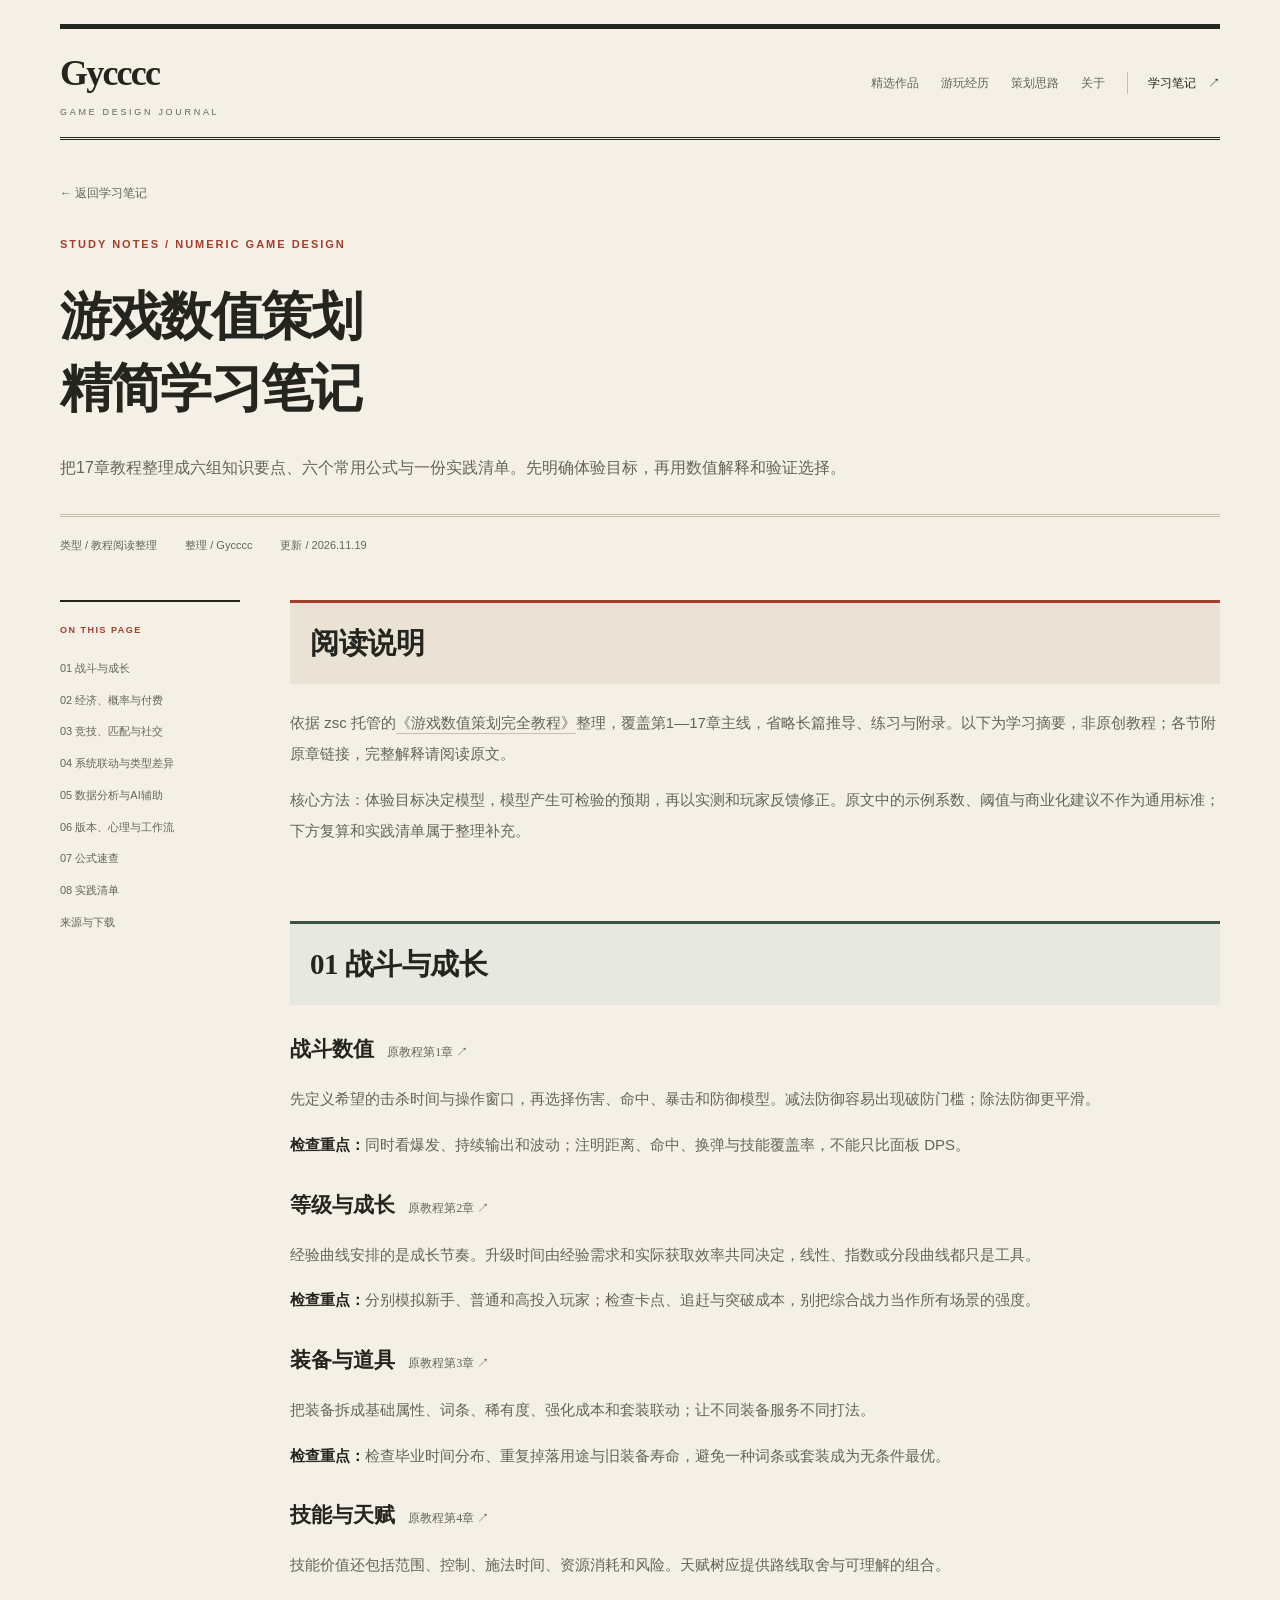
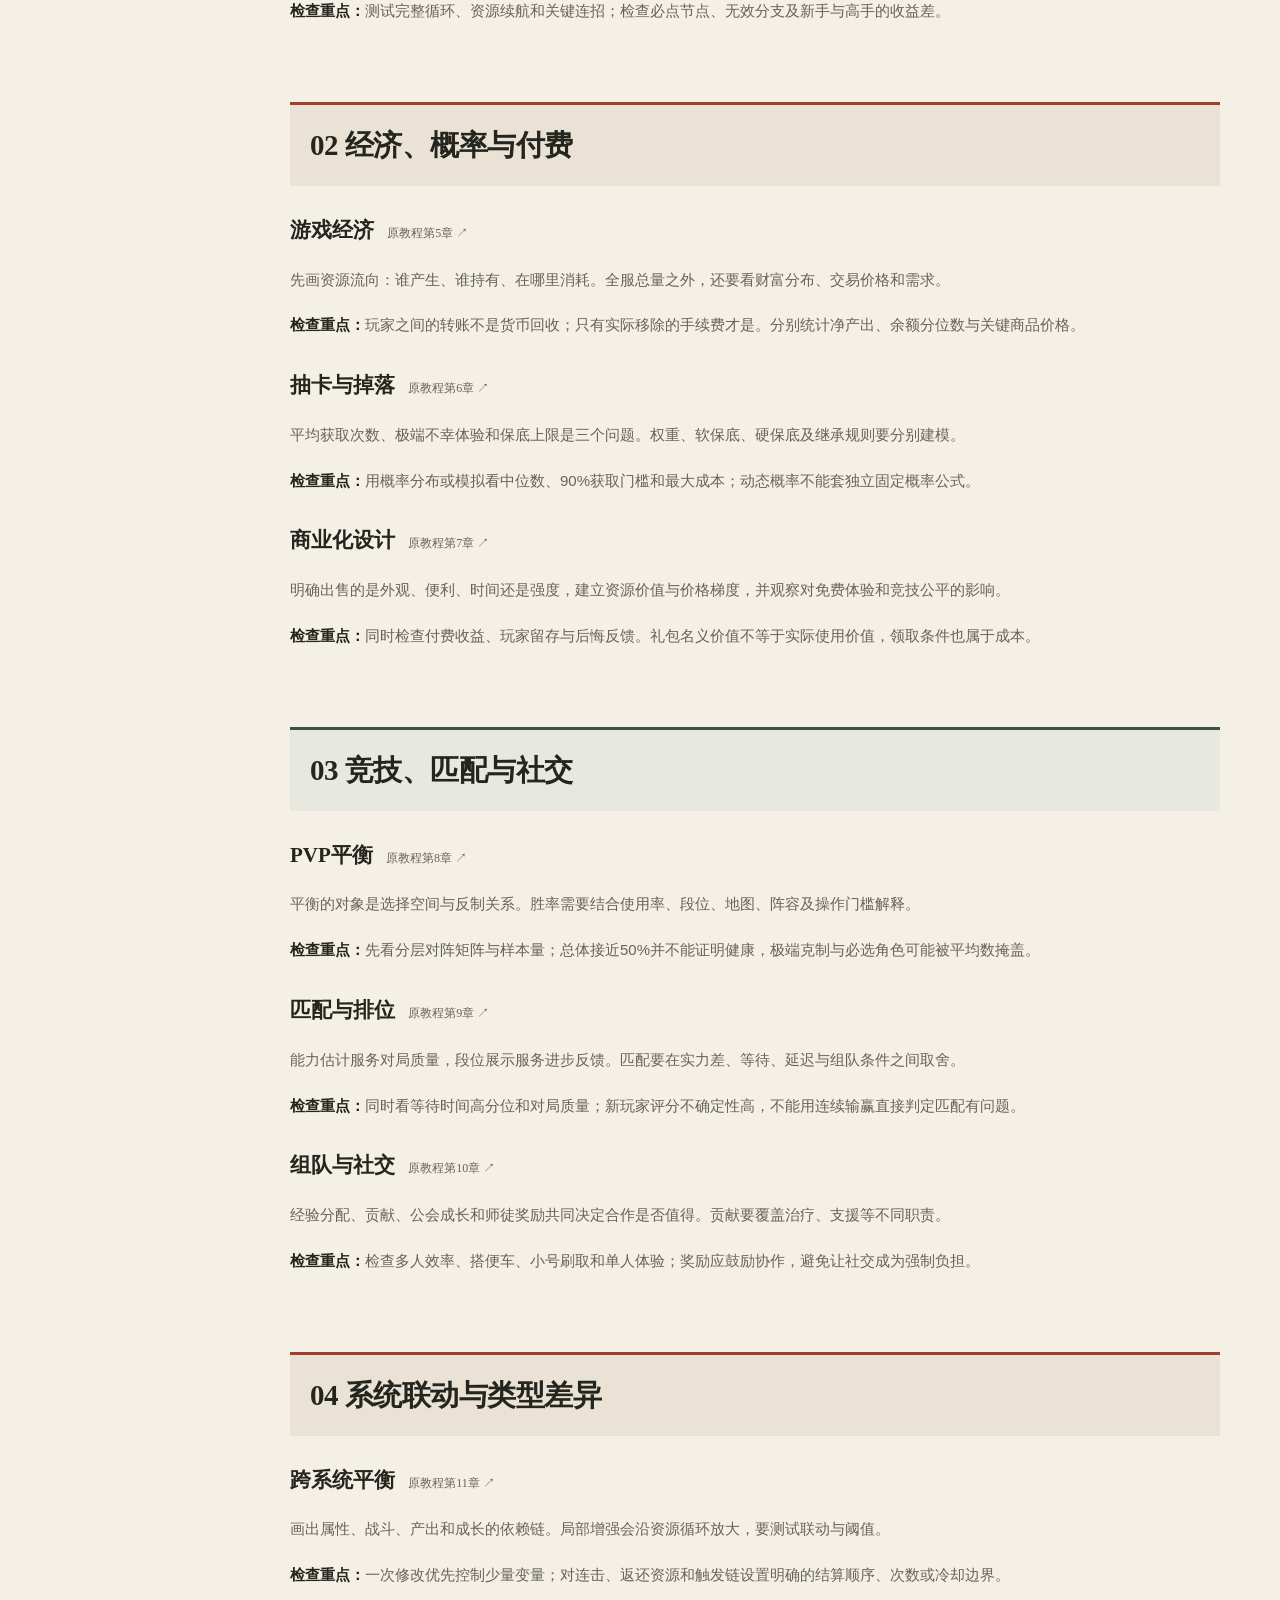
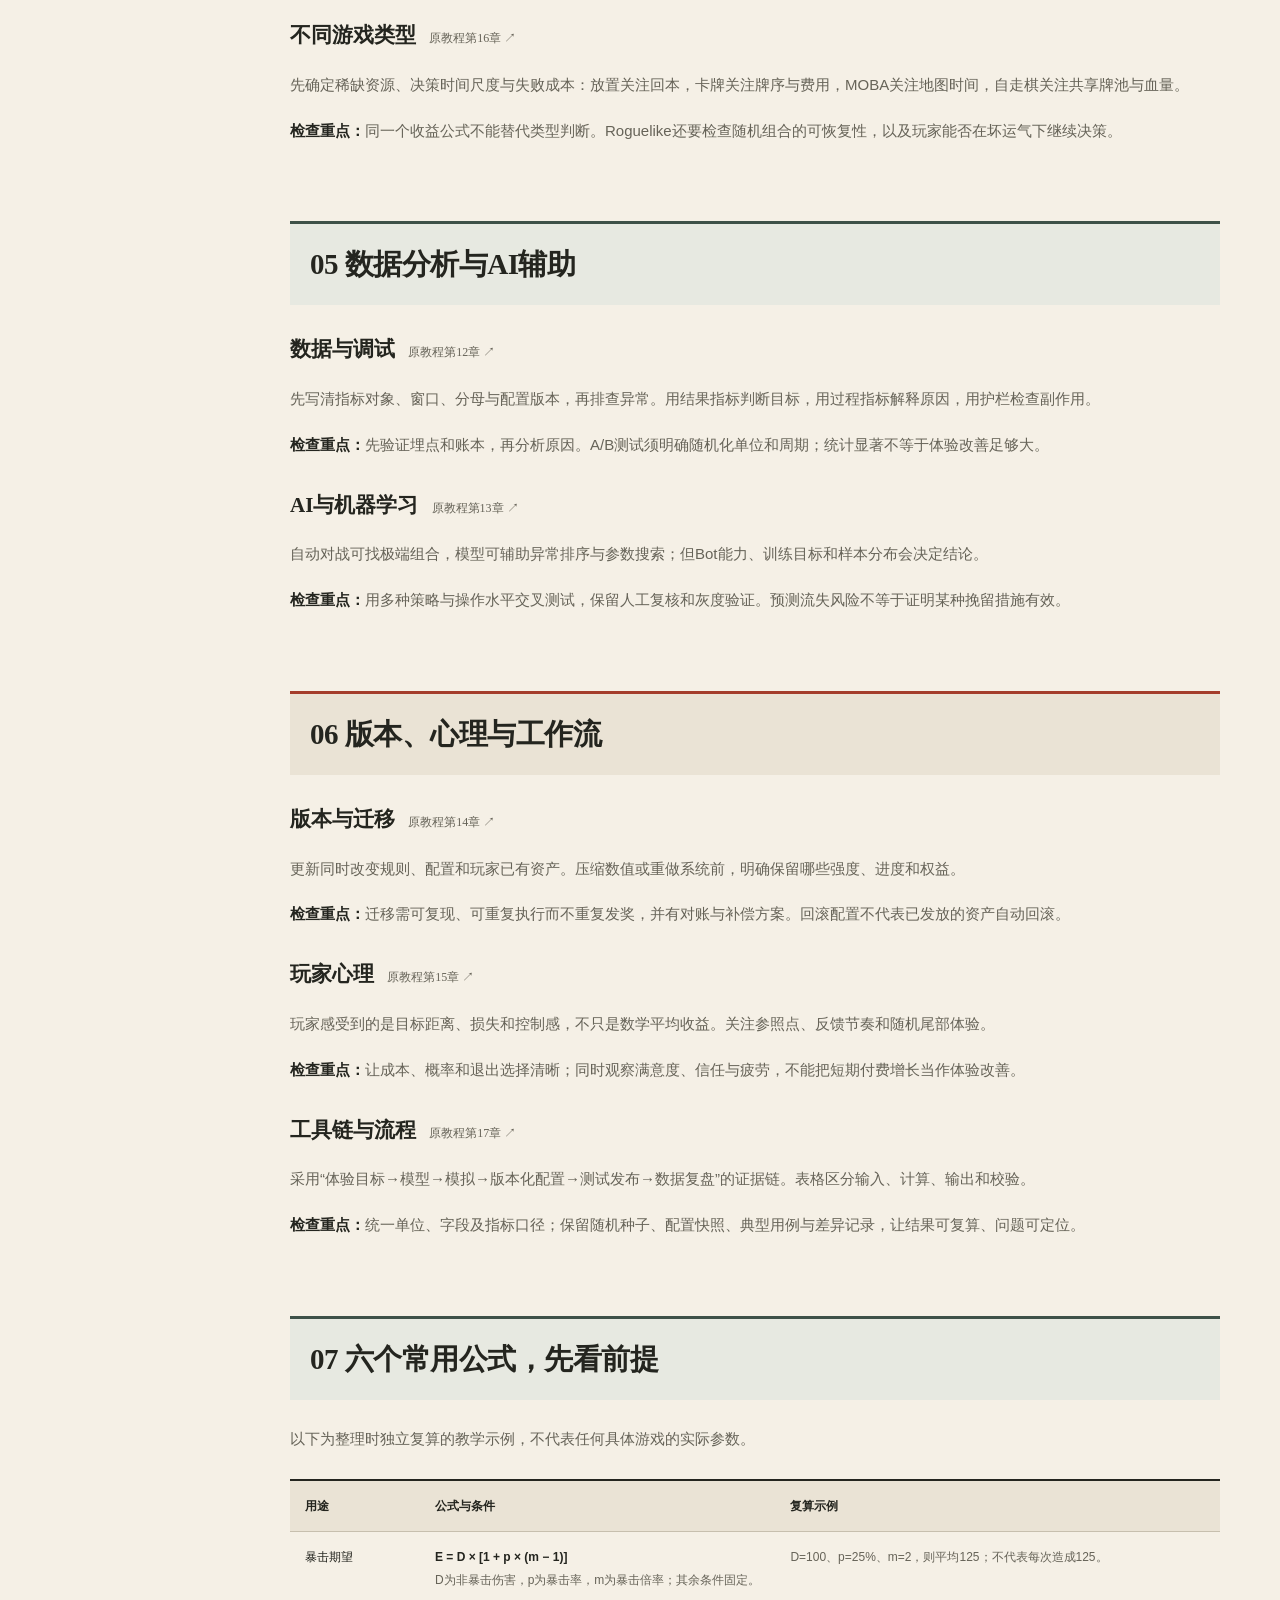
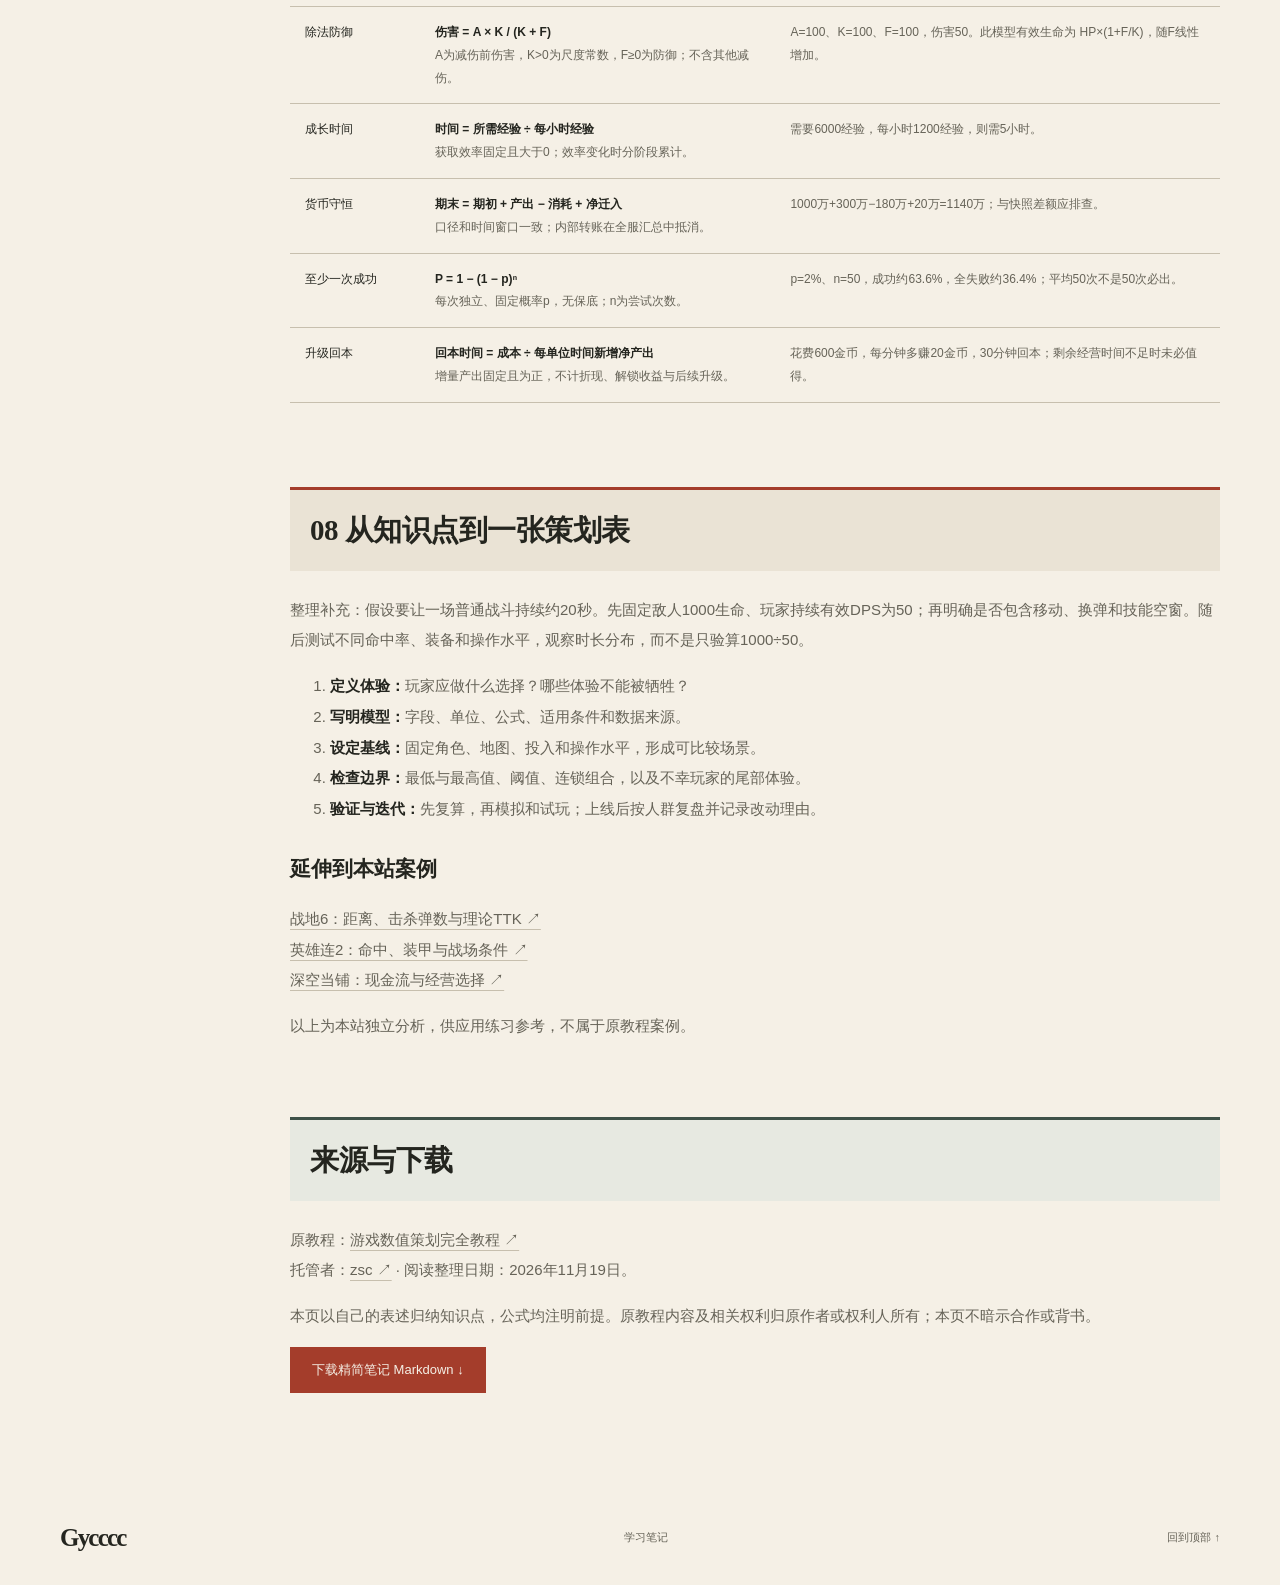
<file: numeric-planning-notes.html>
<!doctype html><html lang="zh-CN"><head><meta charset="UTF-8"><meta name="viewport" content="width=device-width, initial-scale=1"><meta name="description" content="游戏数值策划教程精简学习笔记：17章要点、6个核心公式、适用条件与实践清单。Gycccc整理，附原教程逐章链接。"><meta name="theme-color" content="#f5f0e6"><title>游戏数值策划 · 精简学习笔记 | Gycccc</title><link rel="icon" href="assets/favicon.svg" type="image/svg+xml"><link rel="stylesheet" href="styles.css"><script src="main.js" defer></script><style>.chapter-source{display:inline-block;font-size:12px;font-weight:400;color:var(--muted);margin-left:8px}.case-content p,.case-content td{overflow-wrap:anywhere}.case-toc a{line-height:1.7}.case-content td{min-width:130px}.case-content td:nth-child(2){min-width:220px}</style></head><body><a class="skip" href="#main">跳转到正文</a><header class="header wrap"><a class="brand" href="./" aria-label="Gycccc 作品集首页"><span>Gycccc<span class="brand-sub">GAME DESIGN JOURNAL</span></span></a><button class="menu-toggle" aria-expanded="false" aria-controls="navigation">菜单 <span>＋</span></button><nav id="navigation" aria-label="主导航"><a href="index.html#work">精选作品</a><a href="index.html#games">游玩经历</a><a href="index.html#approach">策划思路</a><a href="index.html#about">关于</a><a class="nav-action" href="index.html#notes">学习笔记 <span>↗</span></a></nav></header><main id="main"><section class="case-hero wrap"><a class="back-link" href="index.html#notes">← 返回学习笔记</a><p class="eyebrow">STUDY NOTES / NUMERIC GAME DESIGN</p><h1>游戏数值策划<br>精简学习笔记</h1><p class="case-intro">把17章教程整理成六组知识要点、六个常用公式与一份实践清单。先明确体验目标，再用数值解释和验证选择。</p><div class="case-meta"><span>类型 / 教程阅读整理</span><span>整理 / Gycccc</span><span>更新 / 2026.11.19</span></div></section><div class="wrap case-body"><aside class="case-toc" aria-label="笔记目录"><span>ON THIS PAGE</span><a href="#combat">01 战斗与成长</a><a href="#economy">02 经济、概率与付费</a><a href="#competition">03 竞技、匹配与社交</a><a href="#systems">04 系统联动与类型差异</a><a href="#validation">05 数据分析与AI辅助</a><a href="#delivery">06 版本、心理与工作流</a><a href="#formulas">07 公式速查</a><a href="#practice">08 实践清单</a><a href="#sources">来源与下载</a></aside><article class="case-content"><section id="overview"><h2>阅读说明</h2><p>依据 zsc 托管的<a href="https://zsc.github.io/numeric_planner_tutorial/html/index.html">《游戏数值策划完全教程》</a>整理，覆盖第1—17章主线，省略长篇推导、练习与附录。以下为学习摘要，非原创教程；各节附原章链接，完整解释请阅读原文。</p><p>核心方法：体验目标决定模型，模型产生可检验的预期，再以实测和玩家反馈修正。原文中的示例系数、阈值与商业化建议不作为通用标准；下方复算和实践清单属于整理补充。</p></section><section id="combat"><h2>01 战斗与成长</h2><h3>战斗数值 <a class="chapter-source" href="https://zsc.github.io/numeric_planner_tutorial/html/chapter1.html">原教程第1章 ↗</a></h3><p>先定义希望的击杀时间与操作窗口，再选择伤害、命中、暴击和防御模型。减法防御容易出现破防门槛；除法防御更平滑。</p><p><strong>检查重点：</strong>同时看爆发、持续输出和波动；注明距离、命中、换弹与技能覆盖率，不能只比面板 DPS。</p><h3>等级与成长 <a class="chapter-source" href="https://zsc.github.io/numeric_planner_tutorial/html/chapter2.html">原教程第2章 ↗</a></h3><p>经验曲线安排的是成长节奏。升级时间由经验需求和实际获取效率共同决定，线性、指数或分段曲线都只是工具。</p><p><strong>检查重点：</strong>分别模拟新手、普通和高投入玩家；检查卡点、追赶与突破成本，别把综合战力当作所有场景的强度。</p><h3>装备与道具 <a class="chapter-source" href="https://zsc.github.io/numeric_planner_tutorial/html/chapter3.html">原教程第3章 ↗</a></h3><p>把装备拆成基础属性、词条、稀有度、强化成本和套装联动；让不同装备服务不同打法。</p><p><strong>检查重点：</strong>检查毕业时间分布、重复掉落用途与旧装备寿命，避免一种词条或套装成为无条件最优。</p><h3>技能与天赋 <a class="chapter-source" href="https://zsc.github.io/numeric_planner_tutorial/html/chapter4.html">原教程第4章 ↗</a></h3><p>技能价值还包括范围、控制、施法时间、资源消耗和风险。天赋树应提供路线取舍与可理解的组合。</p><p><strong>检查重点：</strong>测试完整循环、资源续航和关键连招；检查必点节点、无效分支及新手与高手的收益差。</p></section><section id="economy"><h2>02 经济、概率与付费</h2><h3>游戏经济 <a class="chapter-source" href="https://zsc.github.io/numeric_planner_tutorial/html/chapter5.html">原教程第5章 ↗</a></h3><p>先画资源流向：谁产生、谁持有、在哪里消耗。全服总量之外，还要看财富分布、交易价格和需求。</p><p><strong>检查重点：</strong>玩家之间的转账不是货币回收；只有实际移除的手续费才是。分别统计净产出、余额分位数与关键商品价格。</p><h3>抽卡与掉落 <a class="chapter-source" href="https://zsc.github.io/numeric_planner_tutorial/html/chapter6.html">原教程第6章 ↗</a></h3><p>平均获取次数、极端不幸体验和保底上限是三个问题。权重、软保底、硬保底及继承规则要分别建模。</p><p><strong>检查重点：</strong>用概率分布或模拟看中位数、90%获取门槛和最大成本；动态概率不能套独立固定概率公式。</p><h3>商业化设计 <a class="chapter-source" href="https://zsc.github.io/numeric_planner_tutorial/html/chapter7.html">原教程第7章 ↗</a></h3><p>明确出售的是外观、便利、时间还是强度，建立资源价值与价格梯度，并观察对免费体验和竞技公平的影响。</p><p><strong>检查重点：</strong>同时检查付费收益、玩家留存与后悔反馈。礼包名义价值不等于实际使用价值，领取条件也属于成本。</p></section><section id="competition"><h2>03 竞技、匹配与社交</h2><h3>PVP平衡 <a class="chapter-source" href="https://zsc.github.io/numeric_planner_tutorial/html/chapter8.html">原教程第8章 ↗</a></h3><p>平衡的对象是选择空间与反制关系。胜率需要结合使用率、段位、地图、阵容及操作门槛解释。</p><p><strong>检查重点：</strong>先看分层对阵矩阵与样本量；总体接近50%并不能证明健康，极端克制与必选角色可能被平均数掩盖。</p><h3>匹配与排位 <a class="chapter-source" href="https://zsc.github.io/numeric_planner_tutorial/html/chapter9.html">原教程第9章 ↗</a></h3><p>能力估计服务对局质量，段位展示服务进步反馈。匹配要在实力差、等待、延迟与组队条件之间取舍。</p><p><strong>检查重点：</strong>同时看等待时间高分位和对局质量；新玩家评分不确定性高，不能用连续输赢直接判定匹配有问题。</p><h3>组队与社交 <a class="chapter-source" href="https://zsc.github.io/numeric_planner_tutorial/html/chapter10.html">原教程第10章 ↗</a></h3><p>经验分配、贡献、公会成长和师徒奖励共同决定合作是否值得。贡献要覆盖治疗、支援等不同职责。</p><p><strong>检查重点：</strong>检查多人效率、搭便车、小号刷取和单人体验；奖励应鼓励协作，避免让社交成为强制负担。</p></section><section id="systems"><h2>04 系统联动与类型差异</h2><h3>跨系统平衡 <a class="chapter-source" href="https://zsc.github.io/numeric_planner_tutorial/html/chapter11.html">原教程第11章 ↗</a></h3><p>画出属性、战斗、产出和成长的依赖链。局部增强会沿资源循环放大，要测试联动与阈值。</p><p><strong>检查重点：</strong>一次修改优先控制少量变量；对连击、返还资源和触发链设置明确的结算顺序、次数或冷却边界。</p><h3>不同游戏类型 <a class="chapter-source" href="https://zsc.github.io/numeric_planner_tutorial/html/chapter16.html">原教程第16章 ↗</a></h3><p>先确定稀缺资源、决策时间尺度与失败成本：放置关注回本，卡牌关注牌序与费用，MOBA关注地图时间，自走棋关注共享牌池与血量。</p><p><strong>检查重点：</strong>同一个收益公式不能替代类型判断。Roguelike还要检查随机组合的可恢复性，以及玩家能否在坏运气下继续决策。</p></section><section id="validation"><h2>05 数据分析与AI辅助</h2><h3>数据与调试 <a class="chapter-source" href="https://zsc.github.io/numeric_planner_tutorial/html/chapter12.html">原教程第12章 ↗</a></h3><p>先写清指标对象、窗口、分母与配置版本，再排查异常。用结果指标判断目标，用过程指标解释原因，用护栏检查副作用。</p><p><strong>检查重点：</strong>先验证埋点和账本，再分析原因。A/B测试须明确随机化单位和周期；统计显著不等于体验改善足够大。</p><h3>AI与机器学习 <a class="chapter-source" href="https://zsc.github.io/numeric_planner_tutorial/html/chapter13.html">原教程第13章 ↗</a></h3><p>自动对战可找极端组合，模型可辅助异常排序与参数搜索；但Bot能力、训练目标和样本分布会决定结论。</p><p><strong>检查重点：</strong>用多种策略与操作水平交叉测试，保留人工复核和灰度验证。预测流失风险不等于证明某种挽留措施有效。</p></section><section id="delivery"><h2>06 版本、心理与工作流</h2><h3>版本与迁移 <a class="chapter-source" href="https://zsc.github.io/numeric_planner_tutorial/html/chapter14.html">原教程第14章 ↗</a></h3><p>更新同时改变规则、配置和玩家已有资产。压缩数值或重做系统前，明确保留哪些强度、进度和权益。</p><p><strong>检查重点：</strong>迁移需可复现、可重复执行而不重复发奖，并有对账与补偿方案。回滚配置不代表已发放的资产自动回滚。</p><h3>玩家心理 <a class="chapter-source" href="https://zsc.github.io/numeric_planner_tutorial/html/chapter15.html">原教程第15章 ↗</a></h3><p>玩家感受到的是目标距离、损失和控制感，不只是数学平均收益。关注参照点、反馈节奏和随机尾部体验。</p><p><strong>检查重点：</strong>让成本、概率和退出选择清晰；同时观察满意度、信任与疲劳，不能把短期付费增长当作体验改善。</p><h3>工具链与流程 <a class="chapter-source" href="https://zsc.github.io/numeric_planner_tutorial/html/chapter17.html">原教程第17章 ↗</a></h3><p>采用“体验目标→模型→模拟→版本化配置→测试发布→数据复盘”的证据链。表格区分输入、计算、输出和校验。</p><p><strong>检查重点：</strong>统一单位、字段及指标口径；保留随机种子、配置快照、典型用例与差异记录，让结果可复算、问题可定位。</p></section><section id="formulas"><h2>07 六个常用公式，先看前提</h2><p>以下为整理时独立复算的教学示例，不代表任何具体游戏的实际参数。</p><div class="table-scroll" tabindex="0" role="region" aria-label="公式速查，可横向滚动"><table><thead><tr><th scope="col">用途</th><th scope="col">公式与条件</th><th scope="col">复算示例</th></tr></thead><tbody><tr><td>暴击期望</td><td><strong>E = D × [1 + p × (m − 1)]</strong><br>D为非暴击伤害，p为暴击率，m为暴击倍率；其余条件固定。</td><td>D=100、p=25%、m=2，则平均125；不代表每次造成125。</td></tr><tr><td>除法防御</td><td><strong>伤害 = A × K / (K + F)</strong><br>A为减伤前伤害，K>0为尺度常数，F≥0为防御；不含其他减伤。</td><td>A=100、K=100、F=100，伤害50。此模型有效生命为 HP×(1+F/K)，随F线性增加。</td></tr><tr><td>成长时间</td><td><strong>时间 = 所需经验 ÷ 每小时经验</strong><br>获取效率固定且大于0；效率变化时分阶段累计。</td><td>需要6000经验，每小时1200经验，则需5小时。</td></tr><tr><td>货币守恒</td><td><strong>期末 = 期初 + 产出 − 消耗 + 净迁入</strong><br>口径和时间窗口一致；内部转账在全服汇总中抵消。</td><td>1000万+300万−180万+20万=1140万；与快照差额应排查。</td></tr><tr><td>至少一次成功</td><td><strong>P = 1 − (1 − p)ⁿ</strong><br>每次独立、固定概率p，无保底；n为尝试次数。</td><td>p=2%、n=50，成功约63.6%，全失败约36.4%；平均50次不是50次必出。</td></tr><tr><td>升级回本</td><td><strong>回本时间 = 成本 ÷ 每单位时间新增净产出</strong><br>增量产出固定且为正，不计折现、解锁收益与后续升级。</td><td>花费600金币，每分钟多赚20金币，30分钟回本；剩余经营时间不足时未必值得。</td></tr></tbody></table></div></section><section id="practice"><h2>08 从知识点到一张策划表</h2><p>整理补充：假设要让一场普通战斗持续约20秒。先固定敌人1000生命、玩家持续有效DPS为50；再明确是否包含移动、换弹和技能空窗。随后测试不同命中率、装备和操作水平，观察时长分布，而不是只验算1000÷50。</p><ol><li><strong>定义体验：</strong>玩家应做什么选择？哪些体验不能被牺牲？</li><li><strong>写明模型：</strong>字段、单位、公式、适用条件和数据来源。</li><li><strong>设定基线：</strong>固定角色、地图、投入和操作水平，形成可比较场景。</li><li><strong>检查边界：</strong>最低与最高值、阈值、连锁组合，以及不幸玩家的尾部体验。</li><li><strong>验证与迭代：</strong>先复算，再模拟和试玩；上线后按人群复盘并记录改动理由。</li></ol><h3>延伸到本站案例</h3><p><a href="battlefield-6.html">战地6：距离、击杀弹数与理论TTK ↗</a><br><a href="company-of-heroes-2.html">英雄连2：命中、装甲与战场条件 ↗</a><br><a href="probably-stolen.html">深空当铺：现金流与经营选择 ↗</a></p><p>以上为本站独立分析，供应用练习参考，不属于原教程案例。</p></section><section id="sources"><h2>来源与下载</h2><p>原教程：<a href="https://zsc.github.io/numeric_planner_tutorial/html/index.html">游戏数值策划完全教程 ↗</a><br>托管者：<a href="https://github.com/zsc">zsc ↗</a> · 阅读整理日期：2026年11月19日。</p><p>本页以自己的表述归纳知识点，公式均注明前提。原教程内容及相关权利归原作者或权利人所有；本页不暗示合作或背书。</p><a class="button" href="assets/numeric-planning-notes.md" download>下载精简笔记 Markdown ↓</a></section></article></div></main><footer class="wrap footer"><a class="brand footer-brand" href="./">Gycccc</a><a href="index.html#notes">学习笔记</a><a href="#main">回到顶部 ↑</a></footer></body></html>
</file>
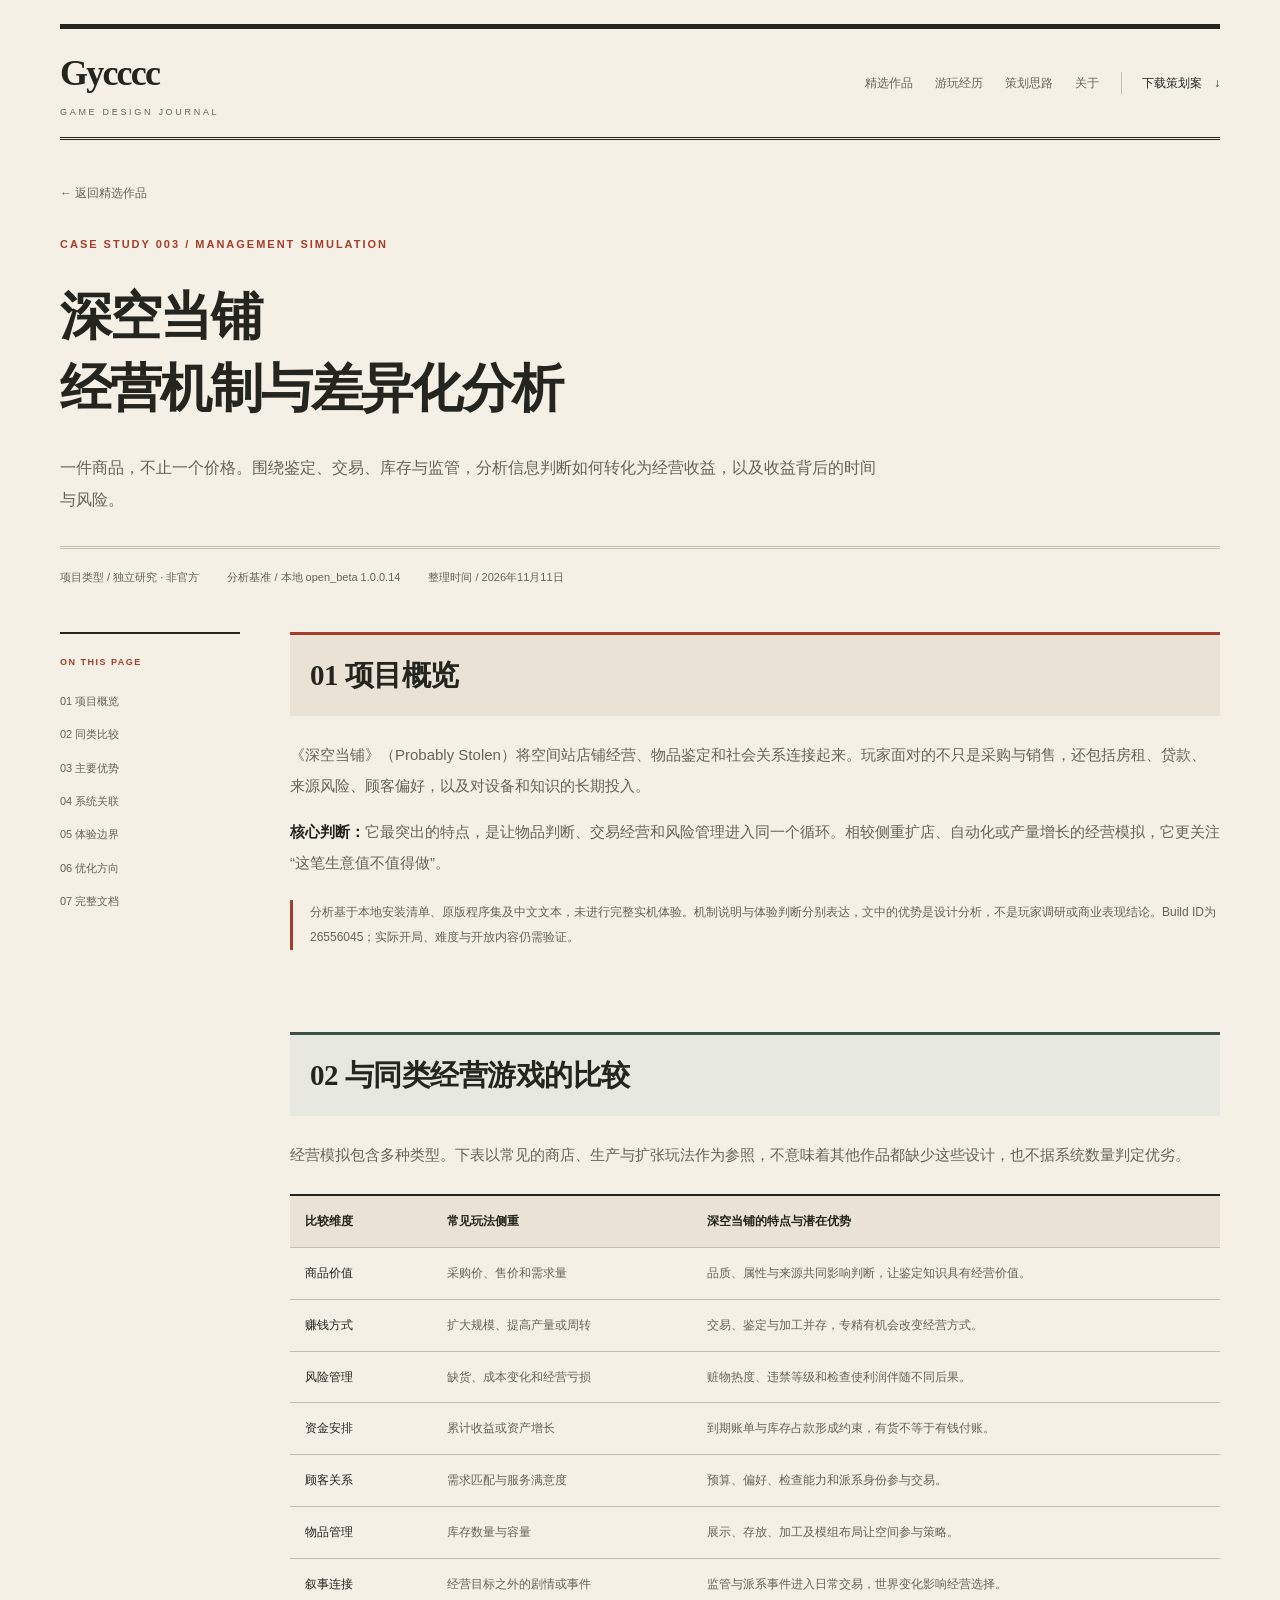
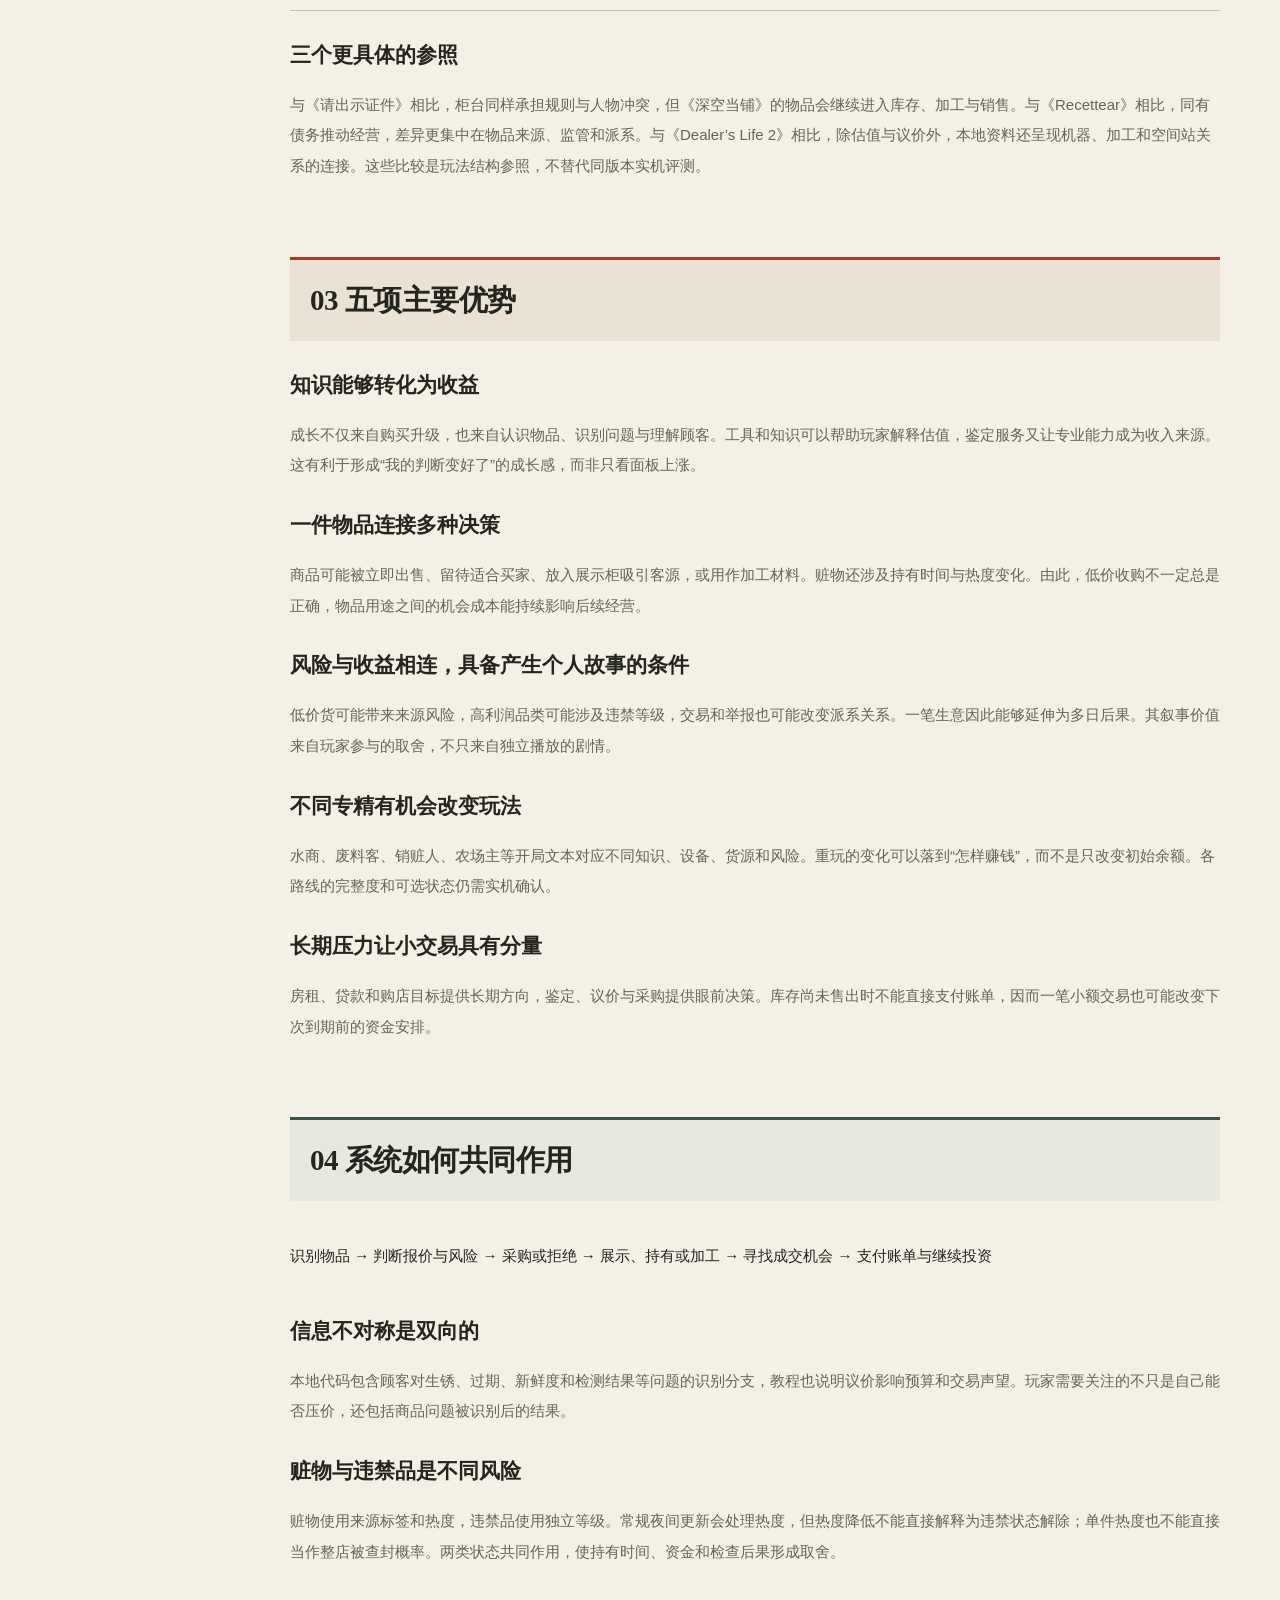
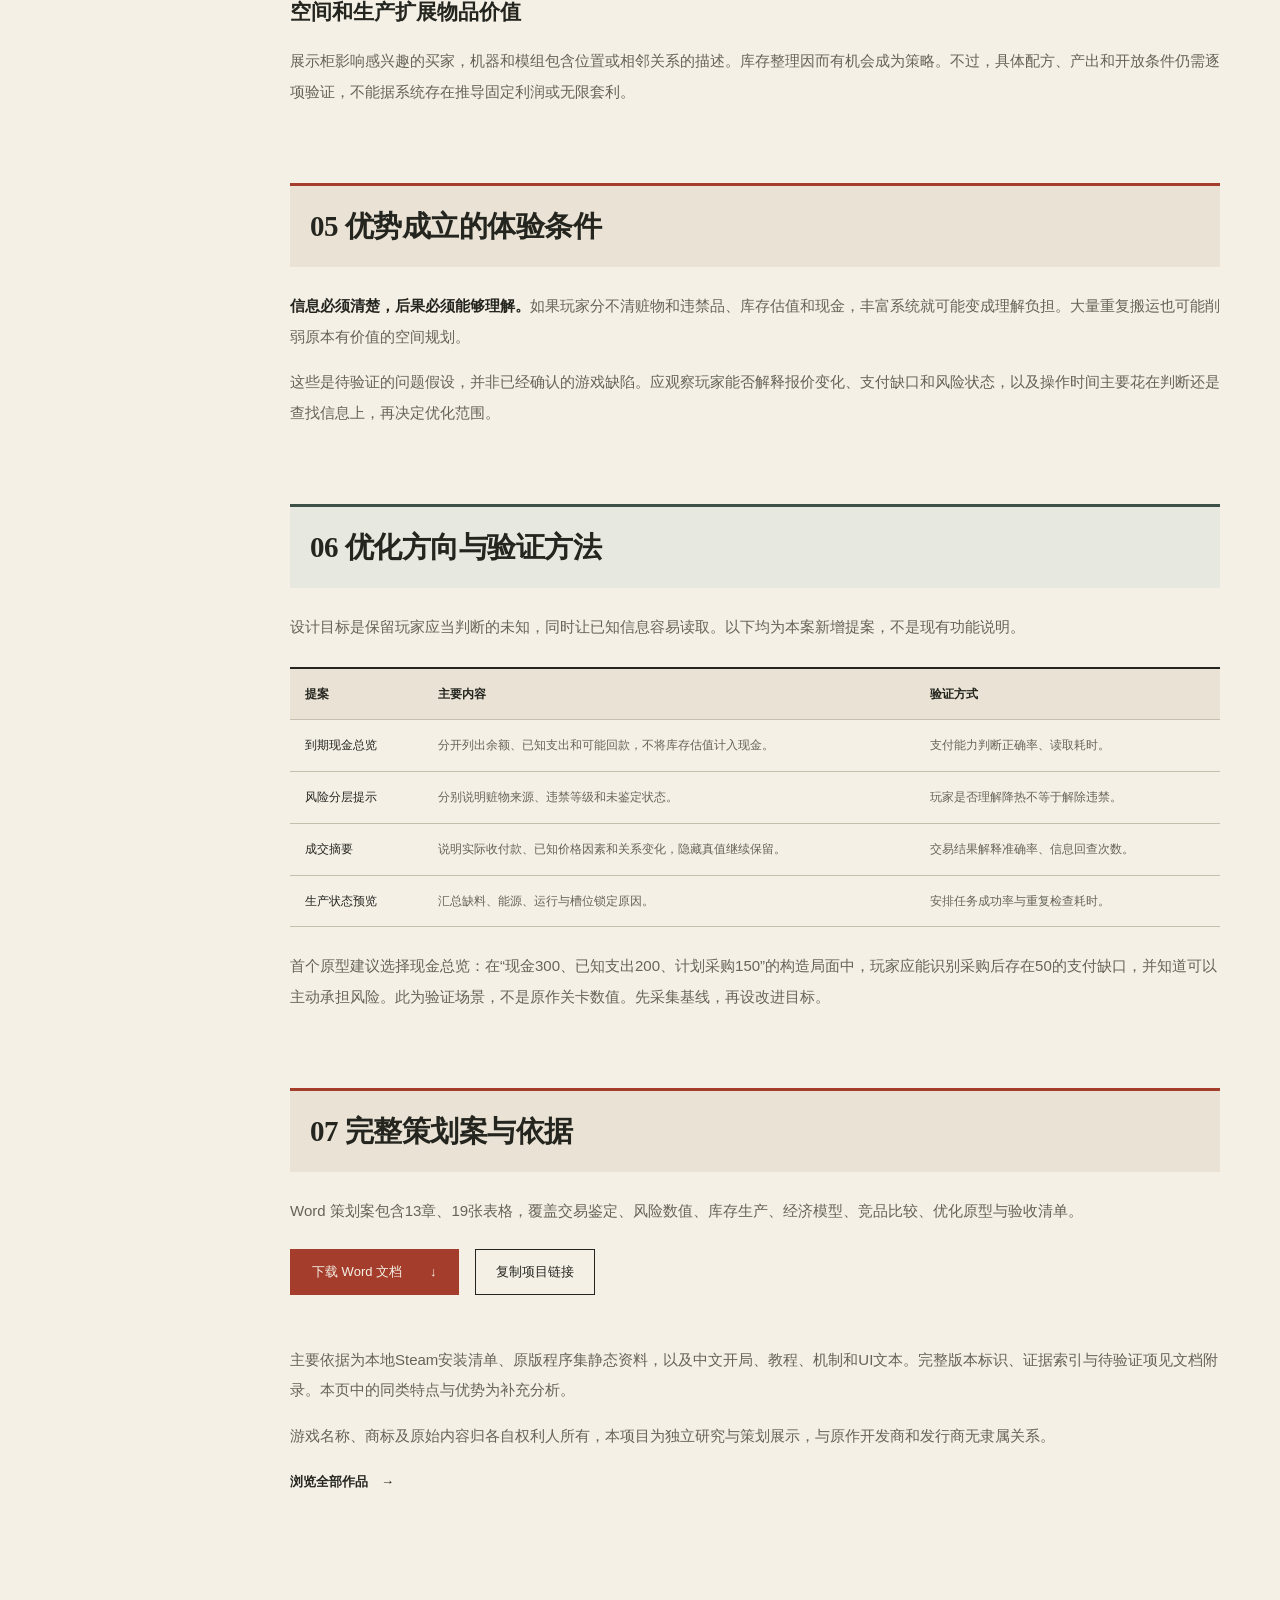
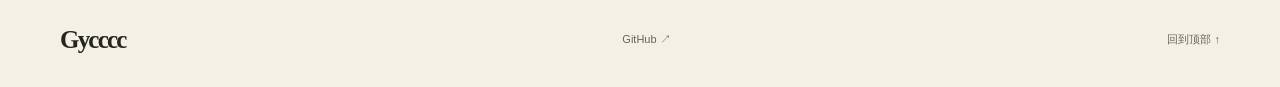
<file: probably-stolen.html>
<!doctype html>
<html lang="zh-CN"><head><meta charset="UTF-8"><meta name="viewport" content="width=device-width, initial-scale=1"><meta name="description" content="深空当铺 Probably Stolen 产品分析：信息鉴定、交易、现金流、库存与监管风险，相较其他经营模拟游戏的特点与优势，附策划案下载。"><meta name="theme-color" content="#f5f0e6"><title>深空当铺 · 经营机制与差异化分析 | Gycccc</title><link rel="icon" href="assets/favicon.svg" type="image/svg+xml"><link rel="stylesheet" href="styles.css"><script src="main.js" defer></script></head><body>
<a class="skip" href="#main">跳转到正文</a>
<header class="header wrap"><a class="brand" href="./" aria-label="Gycccc 作品集首页"><span>Gycccc<span class="brand-sub">GAME DESIGN JOURNAL</span></span></a><button class="menu-toggle" aria-expanded="false" aria-controls="navigation">菜单 <span>＋</span></button><nav id="navigation" aria-label="主导航"><a href="index.html#work">精选作品</a><a href="index.html#games">游玩经历</a><a href="index.html#approach">策划思路</a><a href="index.html#about">关于</a><a class="nav-action" href="assets/probably-stolen-design.docx" download>下载策划案 <span>↓</span></a></nav></header>
<main id="main"><section class="case-hero wrap"><a class="back-link" href="index.html#work">← 返回精选作品</a><p class="eyebrow">CASE STUDY 003 / MANAGEMENT SIMULATION</p><h1>深空当铺<br>经营机制与差异化分析</h1><p class="case-intro">一件商品，不止一个价格。围绕鉴定、交易、库存与监管，分析信息判断如何转化为经营收益，以及收益背后的时间与风险。</p><div class="case-meta"><span>项目类型 / 独立研究 · 非官方</span><span>分析基准 / 本地 open_beta 1.0.0.14</span><span>整理时间 / 2026年11月11日</span></div></section>
<div class="wrap case-body"><aside class="case-toc" aria-label="项目目录"><span>ON THIS PAGE</span><a href="#overview">01 项目概览</a><a href="#comparison">02 同类比较</a><a href="#advantages">03 主要优势</a><a href="#systems">04 系统关联</a><a href="#limits">05 体验边界</a><a href="#proposal">06 优化方向</a><a href="#download">07 完整文档</a></aside><article class="case-content">
<section id="overview"><h2>01 项目概览</h2><p>《深空当铺》（Probably Stolen）将空间站店铺经营、物品鉴定和社会关系连接起来。玩家面对的不只是采购与销售，还包括房租、贷款、来源风险、顾客偏好，以及对设备和知识的长期投入。</p><p><strong>核心判断：</strong>它最突出的特点，是让物品判断、交易经营和风险管理进入同一个循环。相较侧重扩店、自动化或产量增长的经营模拟，它更关注“这笔生意值不值得做”。</p><p class="note">分析基于本地安装清单、原版程序集及中文文本，未进行完整实机体验。机制说明与体验判断分别表达，文中的优势是设计分析，不是玩家调研或商业表现结论。Build ID为26556045；实际开局、难度与开放内容仍需验证。</p></section>
<section id="comparison"><h2>02 与同类经营游戏的比较</h2><p>经营模拟包含多种类型。下表以常见的商店、生产与扩张玩法作为参照，不意味着其他作品都缺少这些设计，也不据系统数量判定优劣。</p><div class="table-scroll" tabindex="0" role="region" aria-label="经营模拟特点对比，可横向滚动"><table><thead><tr><th scope="col">比较维度</th><th scope="col">常见玩法侧重</th><th scope="col">深空当铺的特点与潜在优势</th></tr></thead><tbody>
<tr><td>商品价值</td><td>采购价、售价和需求量</td><td>品质、属性与来源共同影响判断，让鉴定知识具有经营价值。</td></tr>
<tr><td>赚钱方式</td><td>扩大规模、提高产量或周转</td><td>交易、鉴定与加工并存，专精有机会改变经营方式。</td></tr>
<tr><td>风险管理</td><td>缺货、成本变化和经营亏损</td><td>赃物热度、违禁等级和检查使利润伴随不同后果。</td></tr>
<tr><td>资金安排</td><td>累计收益或资产增长</td><td>到期账单与库存占款形成约束，有货不等于有钱付账。</td></tr>
<tr><td>顾客关系</td><td>需求匹配与服务满意度</td><td>预算、偏好、检查能力和派系身份参与交易。</td></tr>
<tr><td>物品管理</td><td>库存数量与容量</td><td>展示、存放、加工及模组布局让空间参与策略。</td></tr>
<tr><td>叙事连接</td><td>经营目标之外的剧情或事件</td><td>监管与派系事件进入日常交易，世界变化影响经营选择。</td></tr>
</tbody></table></div><h3>三个更具体的参照</h3><p>与《请出示证件》相比，柜台同样承担规则与人物冲突，但《深空当铺》的物品会继续进入库存、加工与销售。与《Recettear》相比，同有债务推动经营，差异更集中在物品来源、监管和派系。与《Dealer’s Life 2》相比，除估值与议价外，本地资料还呈现机器、加工和空间站关系的连接。这些比较是玩法结构参照，不替代同版本实机评测。</p></section>
<section id="advantages"><h2>03 五项主要优势</h2><h3>知识能够转化为收益</h3><p>成长不仅来自购买升级，也来自认识物品、识别问题与理解顾客。工具和知识可以帮助玩家解释估值，鉴定服务又让专业能力成为收入来源。这有利于形成“我的判断变好了”的成长感，而非只看面板上涨。</p><h3>一件物品连接多种决策</h3><p>商品可能被立即出售、留待适合买家、放入展示柜吸引客源，或用作加工材料。赃物还涉及持有时间与热度变化。由此，低价收购不一定总是正确，物品用途之间的机会成本能持续影响后续经营。</p><h3>风险与收益相连，具备产生个人故事的条件</h3><p>低价货可能带来来源风险，高利润品类可能涉及违禁等级，交易和举报也可能改变派系关系。一笔生意因此能够延伸为多日后果。其叙事价值来自玩家参与的取舍，不只来自独立播放的剧情。</p><h3>不同专精有机会改变玩法</h3><p>水商、废料客、销赃人、农场主等开局文本对应不同知识、设备、货源和风险。重玩的变化可以落到“怎样赚钱”，而不是只改变初始余额。各路线的完整度和可选状态仍需实机确认。</p><h3>长期压力让小交易具有分量</h3><p>房租、贷款和购店目标提供长期方向，鉴定、议价与采购提供眼前决策。库存尚未售出时不能直接支付账单，因而一笔小额交易也可能改变下次到期前的资金安排。</p></section>
<section id="systems"><h2>04 系统如何共同作用</h2><p class="flow">识别物品 → 判断报价与风险 → 采购或拒绝 → 展示、持有或加工 → 寻找成交机会 → 支付账单与继续投资</p><h3>信息不对称是双向的</h3><p>本地代码包含顾客对生锈、过期、新鲜度和检测结果等问题的识别分支，教程也说明议价影响预算和交易声望。玩家需要关注的不只是自己能否压价，还包括商品问题被识别后的结果。</p><h3>赃物与违禁品是不同风险</h3><p>赃物使用来源标签和热度，违禁品使用独立等级。常规夜间更新会处理热度，但热度降低不能直接解释为违禁状态解除；单件热度也不能直接当作整店被查封概率。两类状态共同作用，使持有时间、资金和检查后果形成取舍。</p><h3>空间和生产扩展物品价值</h3><p>展示柜影响感兴趣的买家，机器和模组包含位置或相邻关系的描述。库存整理因而有机会成为策略。不过，具体配方、产出和开放条件仍需逐项验证，不能据系统存在推导固定利润或无限套利。</p></section>
<section id="limits"><h2>05 优势成立的体验条件</h2><p><strong>信息必须清楚，后果必须能够理解。</strong>如果玩家分不清赃物和违禁品、库存估值和现金，丰富系统就可能变成理解负担。大量重复搬运也可能削弱原本有价值的空间规划。</p><p>这些是待验证的问题假设，并非已经确认的游戏缺陷。应观察玩家能否解释报价变化、支付缺口和风险状态，以及操作时间主要花在判断还是查找信息上，再决定优化范围。</p></section>
<section id="proposal"><h2>06 优化方向与验证方法</h2><p>设计目标是保留玩家应当判断的未知，同时让已知信息容易读取。以下均为本案新增提案，不是现有功能说明。</p><div class="table-scroll" tabindex="0" role="region" aria-label="优化方案及验证指标，可横向滚动"><table><thead><tr><th scope="col">提案</th><th scope="col">主要内容</th><th scope="col">验证方式</th></tr></thead><tbody><tr><td>到期现金总览</td><td>分开列出余额、已知支出和可能回款，不将库存估值计入现金。</td><td>支付能力判断正确率、读取耗时。</td></tr><tr><td>风险分层提示</td><td>分别说明赃物来源、违禁等级和未鉴定状态。</td><td>玩家是否理解降热不等于解除违禁。</td></tr><tr><td>成交摘要</td><td>说明实际收付款、已知价格因素和关系变化，隐藏真值继续保留。</td><td>交易结果解释准确率、信息回查次数。</td></tr><tr><td>生产状态预览</td><td>汇总缺料、能源、运行与槽位锁定原因。</td><td>安排任务成功率与重复检查耗时。</td></tr></tbody></table></div><p>首个原型建议选择现金总览：在“现金300、已知支出200、计划采购150”的构造局面中，玩家应能识别采购后存在50的支付缺口，并知道可以主动承担风险。此为验证场景，不是原作关卡数值。先采集基线，再设改进目标。</p></section>
<section id="download"><h2>07 完整策划案与依据</h2><div class="download-box"><p>Word 策划案包含13章、19张表格，覆盖交易鉴定、风险数值、库存生产、经济模型、竞品比较、优化原型与验收清单。</p><div class="case-actions"><a class="button" href="assets/probably-stolen-design.docx" download="深空当铺_产品分析与系统策划案.docx">下载 Word 文档 <span>↓</span></a><button class="copy-button" data-copy-link>复制项目链接</button></div><div class="status" role="status" aria-live="polite"></div></div><p>主要依据为本地Steam安装清单、原版程序集静态资料，以及中文开局、教程、机制和UI文本。完整版本标识、证据索引与待验证项见文档附录。本页中的同类特点与优势为补充分析。</p><p>游戏名称、商标及原始内容归各自权利人所有，本项目为独立研究与策划展示，与原作开发商和发行商无隶属关系。</p><a class="text-link" href="index.html#work">浏览全部作品 <span>→</span></a></section>
</article></div></main>
<footer class="wrap footer"><a class="brand footer-brand" href="./" aria-label="Gycccc 作品集首页">Gycccc</a><p><a href="https://github.com/gyc-05/gyc-05.github.io" aria-label="查看 Gycccc 的网站 GitHub 仓库">GitHub ↗</a></p><a href="#main">回到顶部 ↑</a></footer>
</body></html>
</file>
<file: styles.css>
:root{--bg:#fafaf8;--ink:#222;--muted:#686863;--line:#ddddd7;--panel:#f0f0ec;--max:1040px}*{box-sizing:border-box}html{scroll-behavior:smooth;scroll-padding-top:30px}body{margin:0;background:var(--bg);color:var(--ink);font-family:"Segoe UI","Microsoft YaHei","PingFang SC",sans-serif;font-size:15px;line-height:1.85;-webkit-font-smoothing:antialiased}a{color:inherit;text-decoration:none;text-underline-offset:5px}a:hover{text-decoration:underline}button{font:inherit}a,button{-webkit-tap-highlight-color:transparent}a:focus-visible,button:focus-visible,[tabindex]:focus-visible{outline:2px solid var(--ink);outline-offset:5px}::selection{background:#dcdcd4}.wrap{width:min(var(--max),calc(100% - 96px));margin-inline:auto}.header{min-height:104px;display:flex;align-items:center;justify-content:space-between;gap:25px;border-bottom:1px solid var(--line)}.brand{font-size:21px;font-weight:600;line-height:1.4;letter-spacing:-.6px}.brand-sub{display:block;font-size:9px;letter-spacing:1.8px;font-weight:400;color:var(--muted);margin-top:4px}nav{display:flex;align-items:center;gap:29px;font-size:12px}nav a{color:var(--muted)}nav a:hover{color:var(--ink)}.nav-action{color:var(--ink)}.nav-action span{margin-left:9px}.menu-toggle{display:none}.hero{padding-top:102px;padding-bottom:89px}.hero-copy{max-width:790px}.eyebrow{font-size:10px;font-weight:400;letter-spacing:1.8px;color:var(--muted);margin:0 0 26px}.dot{display:none}h1{font-size:clamp(35px,4.2vw,54px);line-height:1.5;letter-spacing:-1.8px;font-weight:500;margin:0 0 26px}.accent{color:inherit}.intro{color:var(--muted);font-size:15px;line-height:2;margin:0}.hero-actions{display:flex;align-items:center;gap:30px;margin:32px 0 42px}.button{display:inline-flex;align-items:center;justify-content:center;gap:28px;border:1px solid var(--ink);background:var(--ink);color:var(--bg);padding:10px 21px;font-size:13px;transition:background .15s}.button:hover{background:#454541;text-decoration:none}.text-link{display:inline-flex;align-items:center;gap:13px;font-size:13px}.hero-note{display:flex;flex-wrap:wrap;gap:22px;color:var(--muted);font-size:11px}.hero-note strong{font-weight:500;margin-left:5px;color:var(--ink)}.hero-note>span+span{border-left:1px solid var(--line);padding-left:22px}.section{padding-top:54px;padding-bottom:15px;border-top:1px solid var(--line)}.section-top{display:flex;justify-content:space-between;align-items:flex-end;gap:30px;margin-bottom:39px}.section-top .eyebrow{margin-bottom:13px}h2{font-size:28px;line-height:1.55;font-weight:500;letter-spacing:-.5px;margin:0}.small-count{font-size:13px;font-weight:400;color:var(--muted);margin-left:9px}.section-aside{margin:0;color:var(--muted);font-size:12px;line-height:1.9}.featured{display:grid;grid-template-columns:110px minmax(0,1fr);border-top:1px solid var(--line);padding:32px 0 42px;gap:30px}.project-number{font-size:34px;line-height:1.3;font-weight:300;color:#777770}.project-copy{min-width:0}.project-meta{display:flex;justify-content:space-between;gap:20px;color:var(--muted);font-size:11px}.tags{display:flex;flex-wrap:wrap;gap:15px;margin:22px 0 15px;font-size:11px;color:var(--muted)}.tags span+span::before{content:"/";margin-right:15px;color:#aaa99f}h3{font-weight:500}.project-copy h3{font-size:26px;line-height:1.65;margin:0 0 18px;letter-spacing:-.5px}.project-copy>p{font-size:14px;line-height:2;color:var(--muted);max-width:700px;margin:0 0 25px}.project-facts{display:flex;flex-wrap:wrap;gap:38px;margin-bottom:28px}.project-facts div{display:flex;align-items:baseline;gap:9px}.project-facts strong{font-size:19px;font-weight:400}.project-facts span{font-size:11px;color:var(--muted)}.project-link{display:inline-flex;gap:45px;font-size:13px}.approach{padding-bottom:62px}.steps{display:grid;grid-template-columns:repeat(3,minmax(0,1fr));gap:35px}.steps article{border-top:1px solid var(--line);padding-top:24px}.step-num{font-size:10px;letter-spacing:1px;color:var(--muted)}.steps h3{font-size:19px;margin:18px 0 12px}.steps p{font-size:13px;color:var(--muted);line-height:2;margin:0 0 18px}.step-end{font-size:10px;color:var(--muted)}.about-section{padding:55px 0 60px;border-block:1px solid var(--line)}.about-grid{display:grid;grid-template-columns:1fr 1.15fr;gap:70px}.about-grid .eyebrow{margin-bottom:17px}.about-grid h2{font-size:26px;line-height:1.7}.about-grid p:not(.eyebrow){font-size:13px;line-height:2;margin:0 0 17px}.about-grid .muted{color:var(--muted)}.about-grid .text-link{margin-top:4px}.footer{display:flex;align-items:center;justify-content:space-between;gap:20px;padding-block:28px;color:var(--muted);font-size:11px}.footer-brand{color:var(--ink);font-size:16px}.footer p{margin:0}.skip{position:fixed;top:-100px;left:20px;z-index:10;color:white;background:var(--ink);padding:10px 20px}.skip:focus{top:10px}.case-hero{padding-top:48px;padding-bottom:42px}.back-link{display:inline-block;color:var(--muted);font-size:12px;margin-bottom:40px}.case-hero h1{font-size:43px}.case-intro{max-width:760px;color:var(--muted);font-size:15px;line-height:2}.case-meta{display:flex;flex-wrap:wrap;gap:14px 28px;border-top:1px solid var(--line);margin-top:30px;padding-top:23px;font-size:11px;color:var(--muted)}.case-body{display:grid;grid-template-columns:155px minmax(0,1fr);gap:45px;padding-bottom:65px}.case-toc{display:flex;flex-direction:column;position:sticky;top:30px;align-self:start;gap:13px;padding-top:20px;border-top:1px solid var(--line);color:var(--muted);font-size:11px}.case-toc>span{font-size:9px;letter-spacing:1.5px;margin-bottom:7px}.case-content{min-width:0}.case-content section{padding:28px 0;border-top:1px solid var(--line);scroll-margin-top:25px}.case-content h2{font-size:24px;margin-bottom:22px}.case-content h3{font-size:17px;margin:25px 0 10px}.case-content p,.case-content li{color:var(--muted);font-size:14px;line-height:2}.case-content strong{color:var(--ink);font-weight:500}.case-content ul{padding-left:21px}.flow{color:var(--ink)!important;font-size:15px!important;line-height:2.5!important;padding:12px 0}.note{font-size:12px!important;border-left:1px solid #aaa;padding-left:17px;margin-block:22px}.table-scroll{overflow-x:auto;margin:24px 0}table{border-collapse:collapse;width:100%;min-width:560px;font-size:12px;text-align:left}th,td{padding:14px 13px;border-bottom:1px solid var(--line);line-height:1.9;vertical-align:top}th{border-top:1px solid var(--line);font-weight:500;color:var(--ink);background:var(--panel)}td{color:var(--muted)}td:first-child{color:var(--ink);min-width:95px}.download-box{padding:0;margin:18px 0}.download-box p{margin:0 0 22px}.case-actions{display:flex;flex-wrap:wrap;align-items:center;gap:16px}.copy-button{padding:10px 20px;border:1px solid var(--line);background:transparent;color:var(--ink);font-size:13px;cursor:pointer}.copy-button:hover{background:var(--panel)}.status{min-height:24px;margin-top:8px;color:var(--muted);font-size:12px}.sources{list-style:none;padding:0!important}.sources li{margin:12px 0;font-size:12px}.sources a{text-decoration:underline}
@media(max-width:800px){.wrap{width:calc(100% - 64px)}nav{gap:23px}.nav-action{display:none}.hero{padding-top:72px;padding-bottom:66px}h1{font-size:43px}.featured{grid-template-columns:65px minmax(0,1fr);gap:20px}.steps{gap:24px}.steps h3{font-size:17px}.about-grid{gap:35px}.about-grid h2{font-size:23px}.case-body{grid-template-columns:minmax(0,1fr);gap:0}.case-toc{position:static;flex-direction:row;flex-wrap:wrap;gap:17px;padding-bottom:24px}.case-toc>span{width:100%}}
@media(max-width:540px){.wrap{width:calc(100% - 40px)}.header{min-height:82px;position:relative}.brand{font-size:19px}.brand-sub{font-size:8px}.menu-toggle{display:block;padding:5px 0 5px 12px;background:none;color:var(--ink);border:0;font-size:12px}.menu-toggle span{margin-left:10px}nav{position:absolute;left:0;right:0;top:81px;display:flex;flex-wrap:wrap;padding:18px 0;border-bottom:1px solid var(--line);background:var(--bg);z-index:5}body.js nav{display:none}body.js nav.is-open{display:flex}body:not(.js) .hero{padding-top:115px}body:not(.js) .case-hero{padding-top:90px}.hero{padding-top:57px;padding-bottom:50px}.eyebrow{font-size:8px;letter-spacing:1.25px;margin-bottom:22px}h1{font-size:clamp(28px,7.6vw,39px);letter-spacing:-1px;line-height:1.6;margin-bottom:21px}.intro{font-size:13px}.desktop-break{display:none}.hero-actions{gap:23px;margin:27px 0 31px}.button{font-size:12px;padding:10px 16px;gap:24px}.text-link{font-size:12px}.hero-note{font-size:10px;gap:8px 20px}.hero-note>span+span{border:0;padding:0}.section{padding-top:36px}.section-top{display:block;margin-bottom:27px}.section-top .eyebrow{font-size:9px;margin-bottom:10px}h2{font-size:23px}.section-aside{font-size:11px;margin-top:14px}.section-aside br{display:none}.featured{grid-template-columns:minmax(0,1fr);gap:18px;padding:25px 0 30px}.project-number{font-size:24px}.project-meta{font-size:10px}.tags{font-size:10px;gap:12px;margin-top:20px}.tags span+span::before{margin-right:12px}.project-copy h3{font-size:22px}.project-copy>p{font-size:13px}.project-facts{gap:20px}.project-facts div{gap:6px}.project-facts strong{font-size:17px}.project-facts span{font-size:10px}.steps{grid-template-columns:minmax(0,1fr);gap:27px}.steps article{padding-top:21px}.steps h3{font-size:19px;margin-top:13px}.steps p{margin-bottom:13px}.approach{padding-bottom:40px}.about-section{padding:38px 0}.about-grid{grid-template-columns:minmax(0,1fr);gap:25px}.about-grid h2{font-size:24px}.footer{font-size:10px;padding-block:24px}.footer-brand{font-size:15px}.case-hero{padding-top:28px;padding-bottom:29px}.back-link{margin-bottom:29px}.case-hero h1{font-size:clamp(25px,7.5vw,34px)}.case-intro{font-size:13px}.case-meta{gap:10px;font-size:10px;margin-top:22px}.case-toc{gap:13px 20px}.case-content h2{font-size:22px}.case-content p,.case-content li{font-size:13px}.case-content section{padding:23px 0}.case-body{padding-bottom:25px}.copy-button{font-size:12px;padding:10px 16px}}
@media(prefers-reduced-motion:reduce){html{scroll-behavior:auto}*,*::before,*::after{transition:none!important}}


.games-section{padding-bottom:45px}.game-filters{display:none;flex-wrap:wrap;gap:10px 22px;border-bottom:1px solid var(--line);padding-bottom:18px}body.js .game-filters{display:flex}.game-filter{border:0;border-bottom:1px solid transparent;background:none;color:var(--muted);padding:4px 0;font-size:12px;cursor:pointer}.game-filter[aria-pressed="true"]{color:var(--ink);border-bottom-color:var(--ink)}.game-results{font-size:11px;color:var(--muted);margin:18px 0}.game-list{list-style:none;padding:0;margin:0;display:grid;grid-template-columns:repeat(2,minmax(0,1fr));column-gap:42px}.game-entry{padding:24px 0;border-top:1px solid var(--line);min-width:0}.game-entry[hidden]{display:none}.game-category{font-size:10px;letter-spacing:1px;color:var(--muted)}.game-entry h3{font-size:21px;line-height:1.6;margin:8px 0 2px}.game-english{font-size:11px;color:var(--muted);margin:0;overflow-wrap:anywhere}.game-tags{font-size:12px;color:var(--muted);margin:14px 0 0}.game-entry .text-link{font-size:11px;margin-top:15px}@media(max-width:540px){.game-list{grid-template-columns:minmax(0,1fr)}.game-filters{gap:8px 18px}.game-filter{font-size:11px}.game-entry{padding:20px 0}.game-entry h3{font-size:20px}.games-section{padding-bottom:30px}}

.game-title{display:flex;align-items:center;gap:12px;margin:10px 0 5px}.game-title h3{margin:0}.game-icon{display:block;flex:0 0 32px;width:32px;height:32px;object-fit:contain;border-radius:5px}

.weapon-gallery{display:grid;grid-template-columns:repeat(3,minmax(0,1fr));gap:26px 20px;margin:26px 0}.weapon-card{margin:0;min-width:0}.weapon-card a{display:block;background:#ecece8;border:1px solid var(--line);border-radius:2px}.weapon-card img{display:block;width:100%;height:auto;aspect-ratio:2/1;object-fit:contain}.weapon-card figcaption{display:flex;justify-content:space-between;align-items:baseline;gap:8px;margin-top:9px;flex-wrap:wrap}.weapon-card strong{font-size:13px;font-weight:500}.weapon-card figcaption span{font-size:10px;color:var(--muted)}.weapon-table-image{display:block;width:112px;height:56px;object-fit:contain;margin:5px 0;background:#ecece8}#comparison-rows th[scope="row"]{background:transparent}@media(max-width:800px){.weapon-gallery{grid-template-columns:repeat(2,minmax(0,1fr))}}@media(max-width:380px){.weapon-gallery{grid-template-columns:minmax(0,1fr)}}
/* Editorial edition: paper, ink, vermilion and a measured column grid. */
:root{--bg:#f5f0e6;--ink:#24251f;--muted:#666358;--line:#c7bfae;--panel:#eae3d5;--max:1160px;--accent:#a43d2b;--display:Georgia,"Noto Serif SC","Songti SC","SimSun",serif}
body{background:var(--bg)}::selection{background:#dfb7a2;color:var(--ink)}
.header{min-height:116px;border-top:5px solid var(--ink);border-bottom:3px double var(--ink);margin-top:24px;gap:24px}.brand{font-family:Georgia,serif;font-size:36px;font-weight:700;letter-spacing:-1.8px}.brand-sub{font-family:"Segoe UI",sans-serif;letter-spacing:2.7px;font-size:9px;margin-top:8px}.header nav{gap:22px}.header nav a{font-size:12px}.nav-action{border-left:1px solid var(--line);padding-left:20px}
h1,h2,h3{font-family:var(--display);font-weight:700}.eyebrow{color:var(--accent);font-size:11px;font-weight:600;letter-spacing:2px}.hero{display:grid;grid-template-columns:minmax(0,1fr) 240px;gap:56px;padding-top:65px;padding-bottom:60px}.hero-copy{max-width:none}.hero h1{font-size:clamp(40px,4.5vw,65px);line-height:1.35;letter-spacing:-2px;margin-bottom:30px}.accent{color:var(--accent)}.intro{font-size:15px}.hero-actions{margin:28px 0 32px}.hero-note{padding-top:18px;border-top:1px solid var(--line);font-size:11px}.hero-note strong{font-weight:700}.editorial-aside{border-left:1px solid var(--line);padding-left:26px;align-self:stretch;display:flex;flex-direction:column;justify-content:space-between}.editorial-aside h2{font-size:26px;line-height:1.6;margin:18px 0}.editorial-aside p{font-size:12px;color:var(--muted);line-height:2}.editorial-aside .edition{font-family:Georgia,serif;font-size:68px;line-height:1;color:var(--accent);margin:16px 0}.editorial-aside .edition-label{font-size:10px;letter-spacing:2px}.editorial-aside ol{list-style:none;padding:0;margin:24px 0 0;border-top:1px solid var(--ink)}.editorial-aside li{border-bottom:1px solid var(--line);padding:12px 0;font-size:12px}.editorial-aside a{display:flex;justify-content:space-between;gap:12px}.button{background:var(--accent);border-color:var(--accent)}.button:hover{background:#803020}.text-link,.project-link{font-weight:600}.section{border-top:3px solid var(--ink);padding-top:28px;padding-bottom:48px;margin-top:24px}.section-top{margin-bottom:30px}.section-top h2{font-size:34px}.section-top .eyebrow{margin-bottom:9px}.section-aside{border-left:1px solid var(--line);padding-left:22px}.small-count{font-family:"Segoe UI",sans-serif}.project-number{font-family:Georgia,serif;font-size:45px;color:var(--accent);font-style:italic}.project-copy h3{font-size:28px;line-height:1.55}.project-meta{font-size:11px;letter-spacing:.4px}.tags{color:var(--accent);gap:12px}.tags span+span::before{color:var(--line);margin-right:12px}.project-facts{border-top:1px solid var(--line);padding-top:16px;gap:24px}.project-facts strong{font-family:Georgia,serif;font-size:25px}.project-link{border-bottom:1px solid var(--ink);padding-bottom:4px}.featured{padding-top:24px;padding-bottom:28px;gap:18px;grid-template-columns:56px minmax(0,1fr)}
#work{display:grid;grid-template-columns:repeat(2,minmax(0,1fr));column-gap:56px}#work>.section-top{grid-column:1/-1}#work>.featured:first-of-type{grid-column:1/-1;grid-template-columns:100px minmax(0,1fr);border-block:1px solid var(--ink);padding-block:32px;margin-bottom:18px}#work>.featured:first-of-type h3{font-size:36px}#work>.featured:first-of-type .project-copy{display:grid;grid-template-columns:minmax(0,1.25fr) minmax(0,1fr);column-gap:40px}#work>.featured:first-of-type .project-meta,#work>.featured:first-of-type .tags{grid-column:1/-1}#work>.featured:first-of-type h3{grid-row:3/6}#work>.featured:first-of-type .project-link{justify-self:start}#work>.featured:first-of-type .project-number{font-size:70px}#work>.featured:not(:first-of-type) .project-copy{display:flex;flex-direction:column}#work>.featured:not(:first-of-type) .project-link{align-self:flex-start;margin-top:auto}#work>.featured:not(:first-of-type) .project-facts{gap:12px 20px}#work>.featured:not(:first-of-type) .project-meta{flex-wrap:wrap;gap:4px 12px}
#notes>.project-copy{border-left:4px solid var(--accent);padding:22px 28px!important;background:var(--panel)}#notes .tags{margin-top:0}.game-list{column-gap:56px}.game-entry{padding-block:25px}.game-category{color:var(--accent);font-weight:600}.game-filter[aria-pressed="true"]{color:var(--accent);border-bottom:2px solid var(--accent)}.game-icon{border-radius:0}.steps article{border-top:1px solid var(--ink)}.step-num{color:var(--accent)}.steps h3{font-size:23px}.about-section{background:var(--panel);border-top:3px double var(--ink);border-bottom:1px solid var(--ink)}.about-grid h2{font-size:33px}.footer{border-top:0;padding-block:30px}.footer-brand{font-size:25px}.case-hero{padding-block:38px 45px}.case-hero h1{font-size:52px;line-height:1.4;max-width:940px}.back-link{margin-bottom:30px}.case-intro{font-size:16px;max-width:820px}.case-meta{border-top:3px double var(--line);padding-top:18px}.case-body{grid-template-columns:180px minmax(0,1fr);gap:50px}.case-toc{border-top:2px solid var(--ink);padding-right:16px}.case-toc>span{color:var(--accent);font-weight:700}.case-toc a:hover{color:var(--accent)}.case-content section{padding:32px 0;border-top:1px solid var(--ink)}.case-content h2{font-size:29px;line-height:1.55}.case-content h3{font-size:21px}.case-content p,.case-content li{font-size:15px;line-height:2.05}.case-content strong{font-weight:600}.case-content p a,.sources a{ text-decoration:underline;text-decoration-color:var(--line)}.case-content a:hover{color:var(--accent)}th{background:var(--panel);border-top:2px solid var(--ink);font-weight:600}td,th{padding:14px 15px}.note{border-left:3px solid var(--accent)}.weapon-card a{border-radius:0}.copy-button{border-color:var(--ink)}
@media(min-width:801px){#work>.featured:nth-of-type(even){border-right:1px solid var(--line);padding-right:28px;margin-right:-28px}}
@media(max-width:1050px){.hero{grid-template-columns:minmax(0,1fr) 200px;gap:30px}.header nav{gap:14px}.header .nav-action{display:none}#work{column-gap:36px}.project-copy h3{font-size:24px}.project-facts{gap:16px}.case-body{gap:32px}}
@media(max-width:800px){.header{min-height:105px}.brand{font-size:31px}.hero{grid-template-columns:minmax(0,1fr);gap:30px}.hero h1{font-size:54px}.editorial-aside{border-left:0;border-top:1px solid var(--line);padding:22px 0 0;display:grid;grid-template-columns:1fr 1fr;gap:30px}.editorial-aside .edition{font-size:42px}.editorial-aside h2{font-size:23px}.editorial-aside ol{margin-top:0}.case-body{grid-template-columns:minmax(0,1fr);gap:0}.case-toc{padding-right:0}.case-hero h1{font-size:43px}#work{display:block}#work>.featured:first-of-type .project-copy{display:block}#work>.featured:first-of-type{grid-template-columns:65px minmax(0,1fr)}#work>.featured:first-of-type h3{font-size:31px}.featured{grid-template-columns:65px minmax(0,1fr)}.project-copy h3{font-size:27px}.about-grid h2{font-size:27px}.section-top h2{font-size:30px}}
@media(max-width:540px){.header{margin-top:14px;min-height:88px}.brand{font-size:30px}.brand-sub{font-size:8px;letter-spacing:2px}.header nav{top:83px;gap:16px 22px;border-bottom:2px solid var(--ink);padding-block:20px}.hero{padding-top:38px;padding-bottom:20px}.hero h1{font-size:clamp(32px,8.8vw,46px);letter-spacing:-1px;line-height:1.45}.eyebrow{font-size:9px;letter-spacing:1.2px}.hero-note{gap:10px}.hero-actions{gap:20px}.editorial-aside{grid-template-columns:minmax(0,1fr);gap:15px}.editorial-aside .edition{font-size:38px;margin:8px 0}.editorial-aside h2{margin:8px 0;font-size:22px}.editorial-aside p{margin:6px 0}.editorial-aside ol{display:grid;grid-template-columns:repeat(2,minmax(0,1fr));column-gap:22px}.section{padding-top:22px;padding-bottom:28px;margin-top:28px}.section-top h2{font-size:27px}.section-aside{padding-left:0;border:0}.featured,#work>.featured:first-of-type{grid-template-columns:minmax(0,1fr);gap:12px}.project-number,#work>.featured:first-of-type .project-number{font-size:37px}.project-copy h3,#work>.featured:first-of-type h3{font-size:25px}.project-meta{font-size:10px}.project-facts strong{font-size:23px}.project-copy>p{font-size:14px}.tags{margin-top:15px}#notes>.project-copy{padding:20px 18px!important}.steps h3{font-size:23px}.about-grid h2{font-size:28px}.case-hero h1{font-size:clamp(28px,7.9vw,38px)}.case-intro{font-size:14px}.case-content h2{font-size:25px}.case-content h3{font-size:20px}.case-content p,.case-content li{font-size:14px}.case-content section{padding-block:26px}.case-meta{font-size:11px}.footer-brand{font-size:22px}.footer{gap:12px}.case-toc{font-size:11px}}
/* Stronger section boundaries, with distinct editorial section bands. */
#work,#games,#notes,#approach{--section-ink:var(--ink);--section-paper:#faf7ef;border:1px solid var(--line);border-top:0;background:var(--section-paper);padding:0 28px 36px;margin-top:64px;scroll-margin-top:24px}
#work{--section-ink:#a43d2b;--section-paper:#fcf9f2}
#games{--section-ink:#3e5148;--section-paper:#e9ede5}
#notes{--section-ink:#715332;--section-paper:#eee3cf}
#approach{--section-ink:#303d49;--section-paper:#e8ebed}
#work>.section-top,#games>.section-top,#notes>.section-top,#approach>.section-top{background:var(--section-ink);color:#fffaf0;margin:0 -28px 32px;padding:26px 28px;min-width:0;align-items:center}
.section-top .eyebrow,.section-top .small-count,.section-top .section-aside{color:inherit}.section-top .eyebrow{letter-spacing:2px}.section-top .section-aside{border-color:#ffffff55}.section-top h2{font-size:34px}.section-top .small-count{font-size:14px}
#work>.featured:first-of-type{border-top:0;padding-top:0}#games .game-entry{border-color:#b8c5b8}#games .game-category{color:#3e5148}#games .game-filter[aria-pressed="true"]{color:#3e5148;border-color:#3e5148}#notes>.project-copy{background:#faf6ed;border-color:#715332}#notes .tags{color:#715332}#approach .steps article{border-color:#93a1ab}#approach .step-num{color:#303d49}
.about-section{margin-top:64px;background:#ded5c4;border-top:6px solid var(--ink);padding-block:48px}.about-grid .eyebrow{display:inline-block;background:var(--ink);color:#fffaf0;padding:5px 12px}
.case-content section{margin-bottom:28px;padding-top:0;border-top:0}.case-content section>h2:first-child{background:var(--panel);border-top:3px solid var(--accent);padding:18px 20px;margin:0 0 24px}.case-content section:nth-of-type(even)>h2:first-child{background:#e7e9e1;border-top-color:#3e5148}.case-content section:last-child{margin-bottom:0}
@media(max-width:800px){#work,#games,#notes,#approach{padding-inline:22px}#work>.section-top,#games>.section-top,#notes>.section-top,#approach>.section-top{margin-inline:-22px;padding-inline:22px}}
@media(max-width:540px){#work,#games,#notes,#approach{padding:0 16px 24px;margin-top:40px}#work>.section-top,#games>.section-top,#notes>.section-top,#approach>.section-top{margin:0 -16px 24px;padding:20px 16px}.section-top h2{font-size:26px}.section-top .eyebrow{font-size:9px;letter-spacing:1.3px}.section-top .section-aside{margin-top:10px}.about-section{margin-top:40px;padding-block:32px}.case-content section>h2:first-child{padding:14px;font-size:23px}.case-content section{margin-bottom:20px}}
</file>
